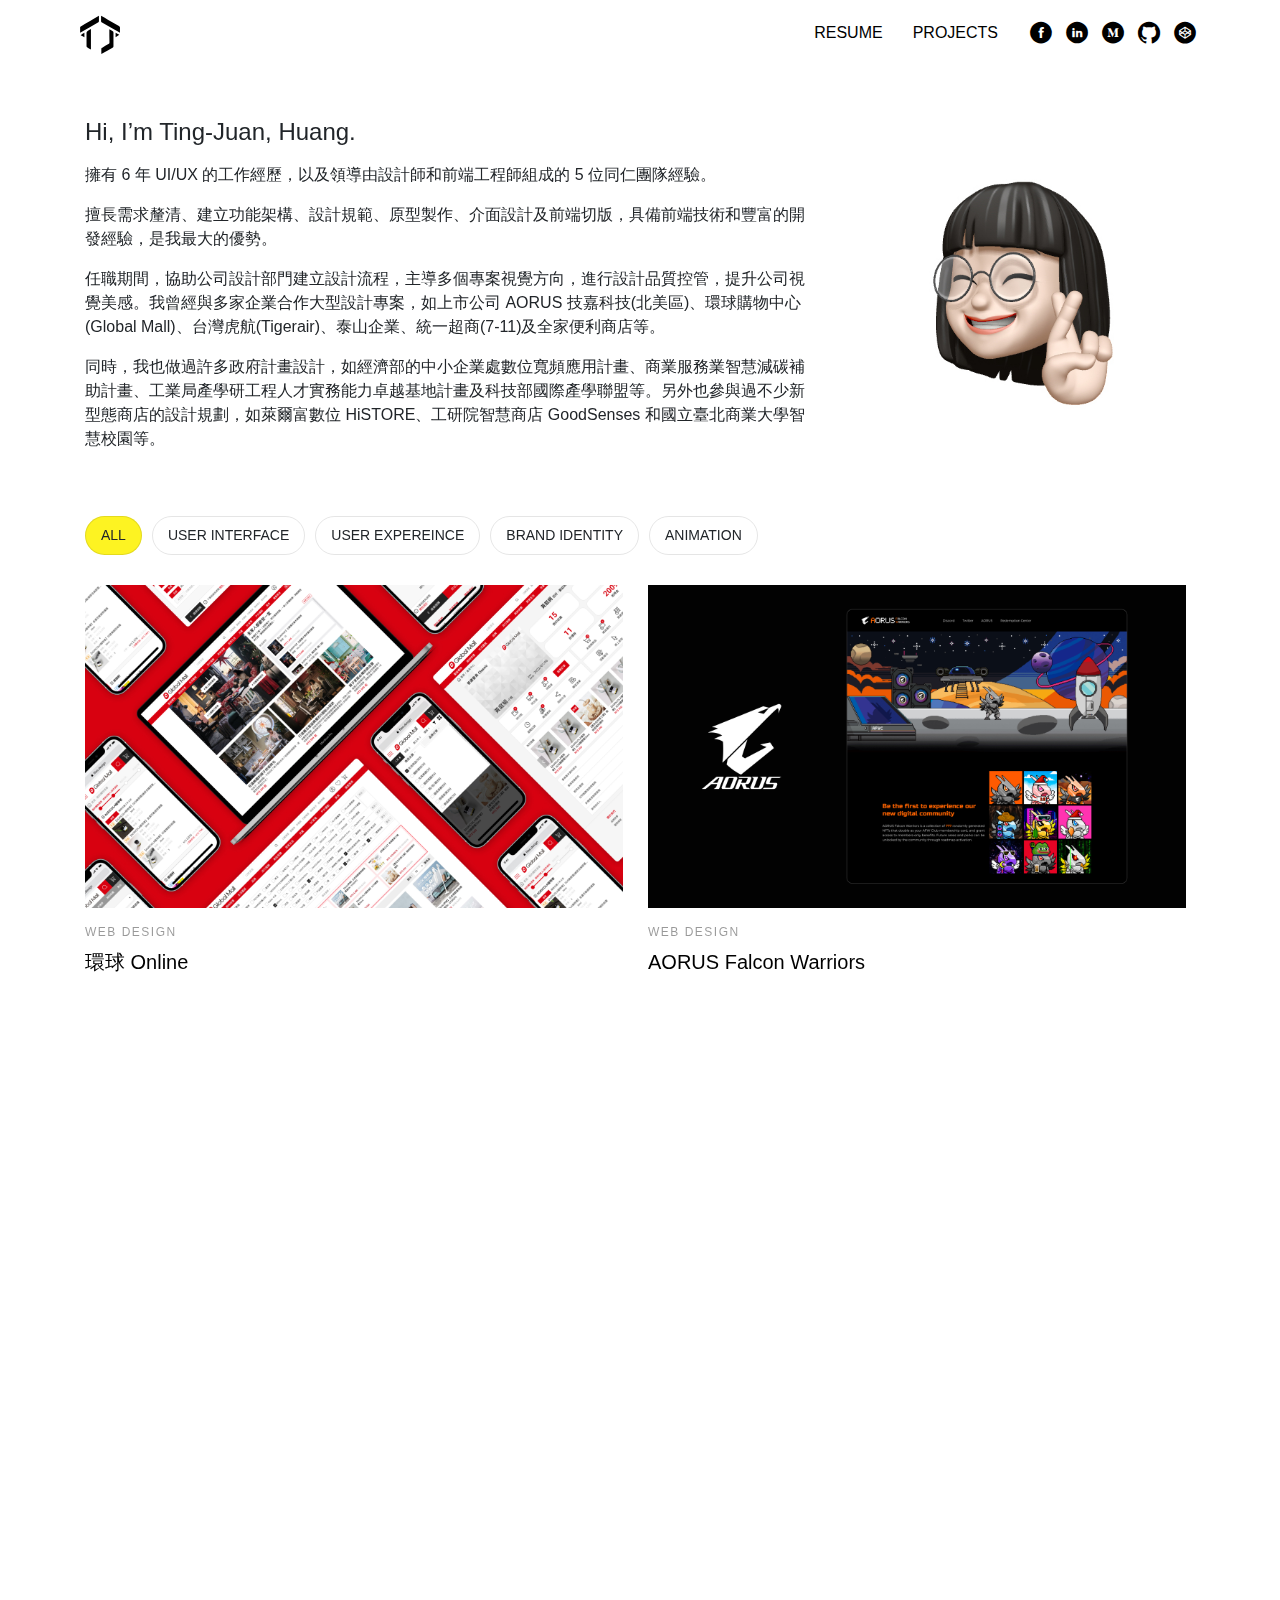
<file: index.html>
<!DOCTYPE html>
<html lang="zh-Hant">
<head>
  <title>Ting-Juan Huang 黃庭娟 | UI/UX Portfolio</title>
  <meta charset="UTF-8">
  <meta http-equiv="X-UA-Compatible" content="IE=edge">
  <meta name="viewport" content="width=device-width, initial-scale=1">
  <meta name="language" content="tw">
  <meta name="author" content="Ting-Juan Huang 黃庭娟">
  <meta name="description" content="Ting-Juan Huang 黃庭娟，是一位 UI/UX 設計師，同時雙修前端工程師，擁有六年以上的相關經驗。">
  <meta name="robots" content="all">
  <meta name="googlebot" content="all">
  <meta property="og:site_name" content="Ting-Juan Huang 黃庭娟 | UI/UX Portfolio">
  <meta property="og:type" content="website">
  <meta property="og:title" content="Ting-Juan Huang 黃庭娟 | UI/UX Portfolio">
  <meta property="og:image" content="">
  <meta property="og:url" content="https://tingjuanhuang.github.io/portfolio/">
  <meta property="og:description" content="Ting-Juan Huang 黃庭娟，是一位 UI/UX 設計師，同時雙修前端工程師，擁有六年以上的相關經驗。">
  <link rel="canonical" href="https://tingjuanhuang.github.io/portfolio/">
  <link rel="icon" type="image/x-icon" href="./img/favicon.ico">
  <link rel="stylesheet" href="./css/bootstrap.min.css">
  <link rel="stylesheet" href="./css/style.css">
  <link rel="preconnect" href="https://fonts.googleapis.com">
  <link rel="preconnect" href="https://fonts.gstatic.com" crossorigin>
</head>

<body id="index">
  <header>
    <a href="./index.html" class="header-logo">
      <img src="./img/Logo.svg" class="header-logo" alt="logo">
    </a>
    <nav>
      <div class="hamburger">
        <div class="line-one"></div>
        <div class="line-two"></div>
        <div class="line-three"></div>
      </div>
      <ul class="nav-links">
        <li><a href="https://drive.google.com/file/d/1pygnq08Ls2mNy5m-B8-lu7iFJZI2E-ZH/view?usp=sharing" target="_blank">Resume</a></li>
        <li><a href="./index.html" class="active">Projects</a></li>
        <li class="social-media">
          <a href="https://www.facebook.com/tingjuan56/" title="Facebook" target="_blank"><i class="icons-line icon-facebook"></i></a>
          <a href="https://www.linkedin.com/in/tingjuanhuang/" title="Linkedin" target="_blank"><i class="icons-line icon-linkedin"></i></a>
          <a href="https://medium.com/@tingjuanhuang" title="Medium" target="_blank"><i class="icons-line icon-medium"></i></a>
          <a href="https://github.com/tingjuanhuang" title="GitHub" target="_blank"><i class="icons-line icon-github"></i></a>
          <a href="https://codepen.io/ting-juan-huang" title="CodePen" target="_blank"><i class="icons-line icon-codepen"></i></a>
        </li>
      </ul>
    </nav>
  </header>
  
  <main>
    <div class="container">
      <div class="row py-5">
        <div class="col-12 col-lg-8 fadeup animation">
          <h4 class="index-heading pb-2">Hi, I’m Ting-Juan, Huang.</h4>
          <p class="">擁有 6 年 UI/UX 的工作經歷，以及領導由設計師和前端工程師組成的 5 位同仁團隊經驗。</p>
          <p>擅長需求釐清、建立功能架構、設計規範、原型製作、介面設計及前端切版，具備前端技術和豐富的開發經驗，是我最大的優勢。</p>
          <p>任職期間，協助公司設計部門建立設計流程，主導多個專案視覺方向，進行設計品質控管，提升公司視覺美感。我曾經與多家企業合作大型設計專案，如上市公司 AORUS 技嘉科技(北美區)、環球購物中心(Global Mall)、台灣虎航(Tigerair)、泰山企業、統一超商(7-11)及全家便利商店等。</p>
          <p>同時，我也做過許多政府計畫設計，如經濟部的中小企業處數位寬頻應用計畫、商業服務業智慧減碳補助計畫、工業局產學研工程人才實務能力卓越基地計畫及科技部國際產學聯盟等。另外也參與過不少新型態商店的設計規劃，如萊爾富數位 HiSTORE、工研院智慧商店 GoodSenses 和國立臺北商業大學智慧校園等。</p>
        </div>
        <div class="col-12 col-lg-4">
          <img src="./img/avatar.jpg" alt="avatar" class="avatar" />
        </div>
      </div>
      <div class="filter-box fadeup animation">
        <div class="filter-tag active" data-rel="all">All</div>
        <div class="filter-tag" data-rel="ui">User Interface</div>
        <div class="filter-tag" data-rel="ux">User Expereince</div>
        <div class="filter-tag" data-rel="bi">Brand Identity</div>
        <div class="filter-tag" data-rel="animation2d">Animation</div>
      </div>
      <div id="portfolio">
        <div class="project-item ui all fadeup animation">
          <a href="./globalmall.html" title="" alt="">
              <img src="./img/globalmall/00_thumbnail.jpg" class="project-img">
              <div class="project-info">
                <div class="project-text">
                  <h3 class="project-category">Web Design</h3>
                  <h2>環球 Online</h2>
                </div>
              </div>
            </a>
        </div>
        <div class="project-item ui all fadeup animation">
          <a href="./aorus.html" title="" alt="">
            <img src="./img/aorus/00_thumbnail.jpg" class="project-img">
            <div class="project-info">
              <div class="project-text">
                <h3 class="project-category">Web Design</h3>
                <h2>AORUS Falcon Warriors</h2>
              </div>
            </div>
          </a>
        </div>
        <div class="project-item ui ux all fadeup animation">
          <a href="./booknookery.html" title="" alt="">
            <img src="./img/booknookery/00_thumbnail.jpg" class="project-img">
            <div class="project-info">
              <div class="project-text">
                <h3 class="project-category">App Design</h3>
                <h2>Book Nookery</h2>
              </div>
            </div>
          </a>
        </div>
        <div class="project-item ui bi all fadeup animation">
          <a href="./windliongod.html" title="" alt="">
            <img src="./img/windliongod/00_thumbnail.jpg" class="project-img">
            <div class="project-info">
              <div class="project-text">
                <h3 class="project-category">Brand Identity, App Design</h3>
                <h2>風獅爺x瘋數位</h2>
              </div>
            </div>
          </a>
        </div>
        <div class="project-item ui bi all fadeup animation">
          <a href="./goodsenses.html" title="" alt="">
            <img src="./img/goodsenses/00_thumbnail.jpg" class="project-img">
            <div class="project-info">
              <div class="project-text">
                <h3 class="project-category">Brand Identity, App Design</h3>
                <h2>GoodSenses 好感智慧商店</h2>
              </div>
            </div>
          </a>
        </div>
        <div class="project-item ui all fadeup animation">
          <a href="./taisun.html" title="" alt="">
            <img src="./img/taisun/00_thumbnail.jpg" class="project-img">
            <div class="project-info">
              <div class="project-text">
                <h3 class="project-category">Web Design</h3>
                <h2>泰山線上購</h2>
              </div>
            </div>
          </a>
        </div>
        <div class="project-item ui all fadeup animation">
          <a href="./tigerair.html" title="" alt="">
            <img src="./img/tigerair/00_thumbnail.jpg" class="project-img">
            <div class="project-info">
              <div class="project-text">
                <h3 class="project-category">Web Design</h3>
                <h2>台灣虎航免稅商品預購網</h2>
              </div>
            </div>
          </a>
        </div>
        <div class="project-item ui bi all fadeup animation">
          <a href="./dot.html" title="" alt="">
            <img src="./img/dot/00_thumbnail.jpg" class="project-img">
            <div class="project-info">
              <div class="project-text">
                <h3 class="project-category">Brand Identity, Web Design</h3>
                <h2>點一點</h2>
              </div>
            </div>
          </a>
        </div>
        <div class="project-item ui all fadeup animation">
          <a href="./gloria.html" title="" alt="">
            <img src="./img/gloria/00_thumbnail.jpg" class="project-img">
            <div class="project-info">
              <div class="project-text">
                <h3 class="project-category">Web Design</h3>
                <h2>國際產學聯盟計畫</h2>
              </div>
            </div>
          </a>
        </div>
        <div class="project-item animation2d all fadeup animation">
          <a href="./nkfust.html" title="" alt="">
            <img src="./img/nkfust/00_thumbnail.jpg" class="project-img">
            <div class="project-info">
              <div class="project-text">
                <h3 class="project-category">Animation</h3>
                <h2>領航計畫-虛實整合新零售商店</h2>
              </div>
            </div>
          </a>
        </div>
        <div class="project-item ui all fadeup animation">
          <a href="./uicollection.html" title="" alt="">
            <img src="./img/uicollection/00_thumbnail.jpg" class="project-img">
            <div class="project-info">
              <div class="project-text">
                <h3 class="project-category">Web Design</h3>
                <h2>User Interface Design Collection</h2>
              </div>
            </div>
          </a>
        </div>
        <!-- <div class="project-item graphic all fadeup animation">
          <a href="./graphic.htm" title="" alt="">
            <img src="./img/graphic/00_thumbnail.jpg" class="project-img">
            <div class="project-info">
              <div class="project-text">
                <h3 class="project-category">Graphic</h3>
                <h2>Word and Object :Graphic Design Exhibition</h2>
              </div>
            </div>
          </a>
        </div> -->
      </div>
    </div>
  </main>

  <footer class="fadeup animation">
    <span>Copyright © 2024 Ting Juan Huang</span>
    All Rights Reserved.
  </footer>

  <div class="progress-wrap">
    <svg class="progress-circle svg-content" width="100%" height="100%" viewBox="-1 -1 102 102">
        <path d="M50,1 a49,49 0 0,1 0,98 a49,49 0 0,1 0,-98"/>
    </svg>
  </div>

  <script src="./js/jQuery-v3.6.4.js"></script>
  <script src="./js/all.js"></script>
  <script src="./js/portfolio.js"></script>
</body>
</html>
</file>
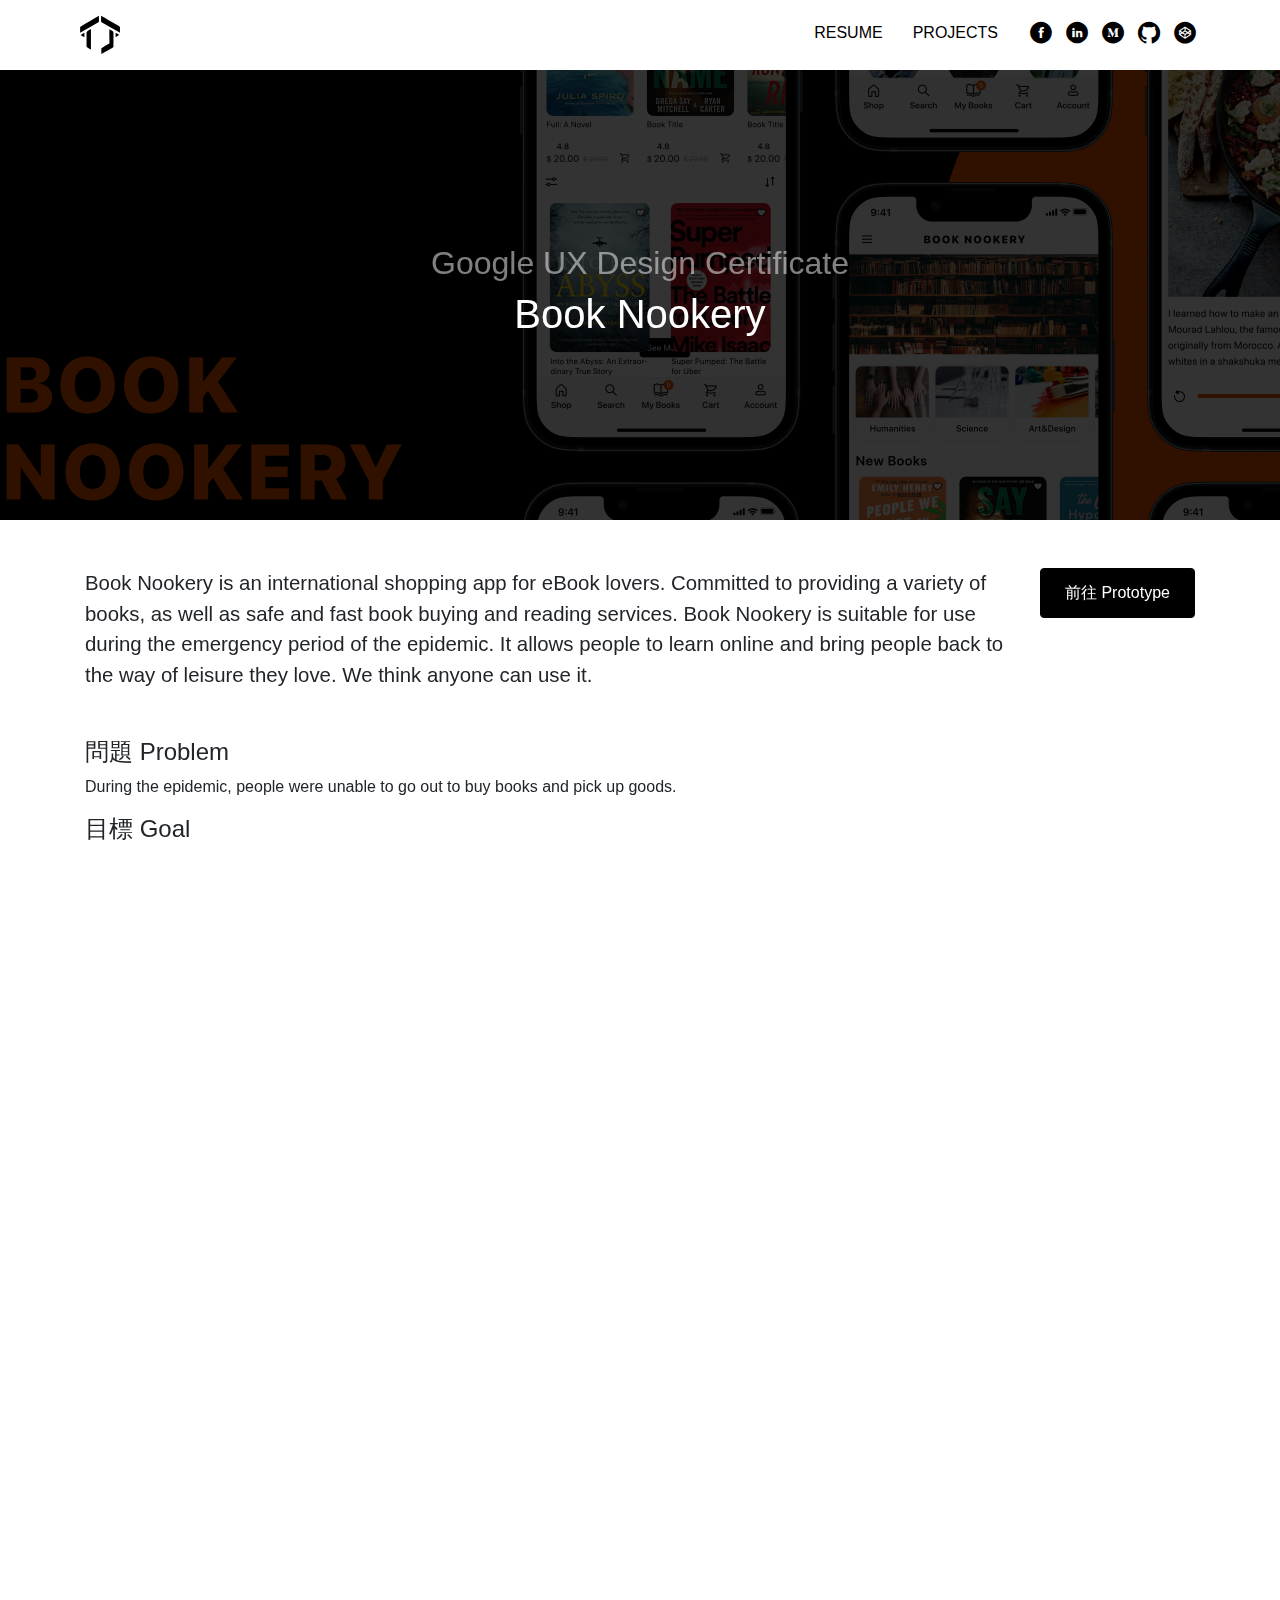
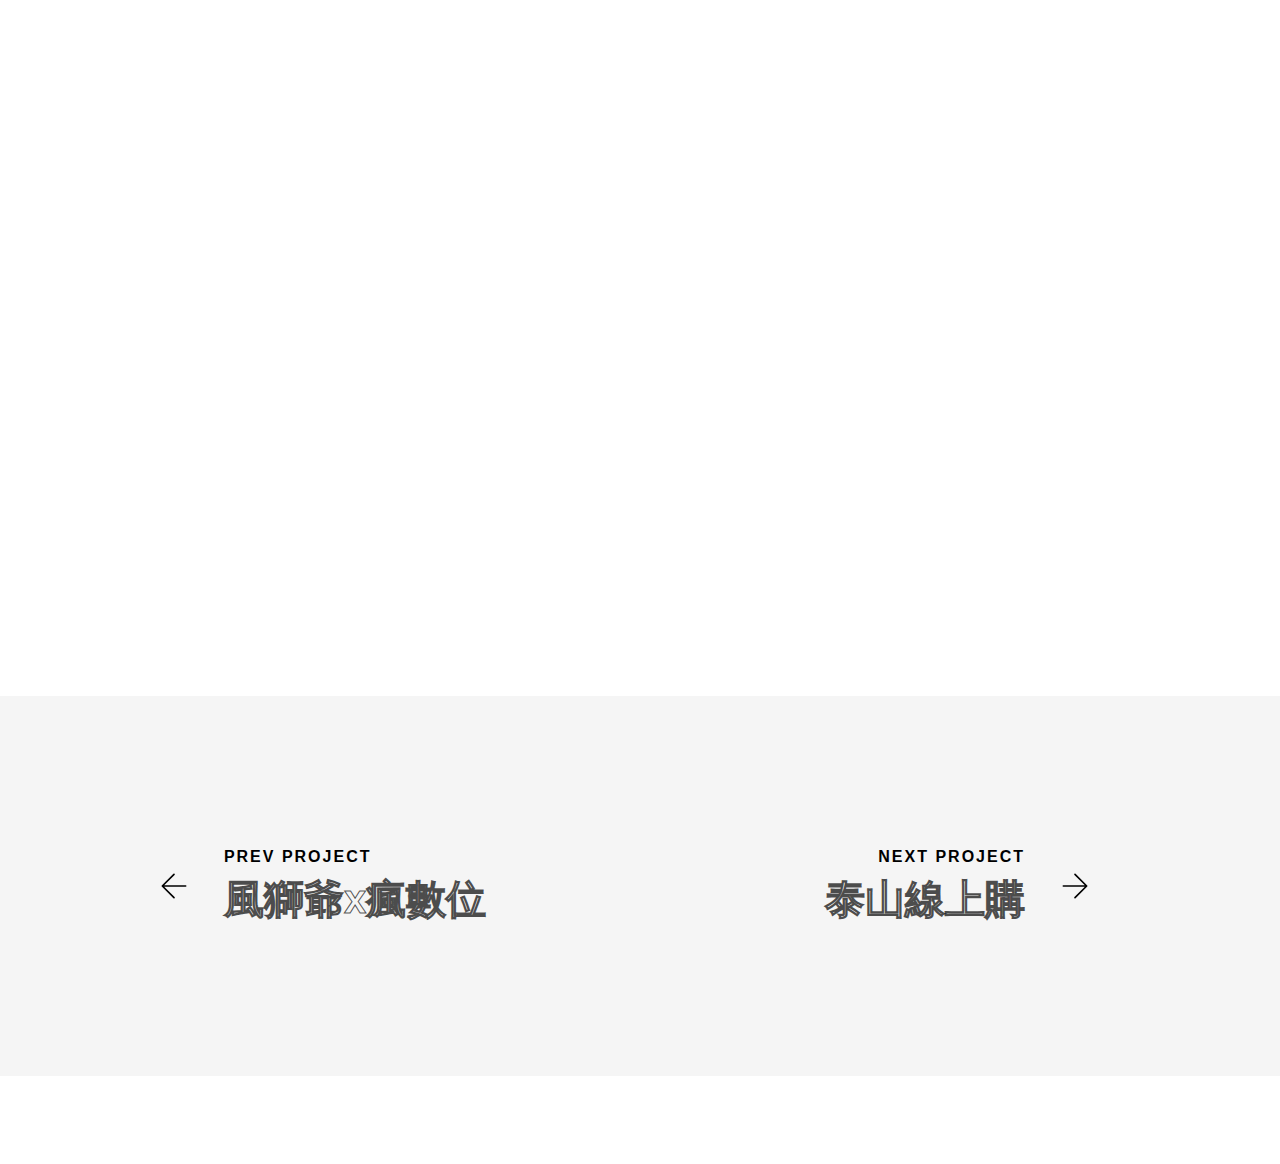
<file: booknookery.html>
<!DOCTYPE html>
<html lang="zh-Hant">
<head>
    <title>Book Nookery｜Google UX Design — Ting-Juan Huang</title>
    <meta charset="UTF-8">
    <meta http-equiv="X-UA-Compatible" content="IE=edge">
    <meta name="viewport" content="width=device-width, initial-scale=1">
    <meta name="language" content="tw">
    <meta name="author" content="Ting-Juan Huang 黃庭娟">
    <meta name="description" content="Book Nookery is an international shopping app for eBook lovers. Committed to providing a variety of books, as well as safe and fast book buying and reading services.">
    <meta name="robots" content="all">
    <meta name="googlebot" content="all">
    <link rel="canonical" href="https://tingjuanhuang.github.io/portfolio/booknookery">
    <link rel="icon" type="image/x-icon" href="./img/favicon.ico">
    <link rel="stylesheet" href="./css/bootstrap.min.css">
    <link rel="stylesheet" href="./css/style.css">
    <link rel="preconnect" href="https://fonts.googleapis.com">
    <link rel="preconnect" href="https://fonts.gstatic.com" crossorigin>
</head>

<body id="project">
    <header>
        <a href="./index.html" class="header-logo">
            <img src="./img/Logo.svg" class="header-logo" alt="logo">
        </a>
        <nav>
            <div class="hamburger">
                <div class="line-one"></div>
                <div class="line-two"></div>
                <div class="line-three"></div>
            </div>
            <ul class="nav-links">
                <li><a href="https://drive.google.com/file/d/1pygnq08Ls2mNy5m-B8-lu7iFJZI2E-ZH/view?usp=sharing" target="_blank">Resume</a></li>
                <li><a href="./index.html" class="active">Projects</a></li>
                <li class="social-media">
                    <a href="https://www.facebook.com/tingjuan56/" title="Facebook" target="_blank"><i class="icons-line icon-facebook"></i></a>
                    <a href="https://www.linkedin.com/in/tingjuanhuang/" title="Linkedin" target="_blank"><i class="icons-line icon-linkedin"></i></a>
                    <a href="https://medium.com/@tingjuanhuang" title="Medium" target="_blank"><i class="icons-line icon-medium"></i></a>
                    <a href="https://github.com/tingjuanhuang" title="GitHub" target="_blank"><i class="icons-line icon-github"></i></a>
                    <a href="https://codepen.io/ting-juan-huang" title="CodePen" target="_blank"><i class="icons-line icon-codepen"></i></a>
                </li>
            </ul>
        </nav>
    </header>

    <main>
        <section id="cover" class="cover" style="background-image: url('./img/booknookery/00_thumbnail.jpg')">
            <div class="project-name fadeup animation">
                <h2>Google UX Design Certificate</h2>
                <h1>Book Nookery</h1>
            </div>
        </section>
        <section class="container mt-5 project-box">
            <div class="row">
                <div class="col-12 col-lg-10 about-project">
                    <p class="bd-lead mb-5 fadeup animation">
                        Book Nookery is an international shopping app for eBook lovers. Committed to providing a variety of books, as well as safe and fast book buying and reading services. Book Nookery is suitable for use during the emergency period of the epidemic. It allows people to learn online and bring people back to the way of leisure they love. We think anyone can use it.
                    </p>
                    <h4 class="project-subtitle fadeup animation">問題 Problem</h4>
                    <p class="fadeup animation">During the epidemic, people were unable to go out to buy books and pick up goods.</p>
                    <h4 class="project-subtitle fadeup animation">目標 Goal</h4>
                    <p class="fadeup animation">Design an app for Book Nookery that allows users to easily order and pick eBooks.</p>
                </div>
                <div class="col-12 col-lg-2 project-url-btn">
                    <a href="https://www.figma.com/proto/kHT6GXIVFi6KLM789w6gjf/Book-Nookery?page-id=339%3A48650&node-id=339-57406&viewport=272%2C48%2C0.33&scaling=scale-down&starting-point-node-id=339%3A48671" class="btn btn-primary fadeup animation" target="_blank" title="前往 Global Mall 環球Online" alt="前往 Global Mall 環球Online">前往 Prototype</a>
                </div>
            </div>
        </section>
        <section class="container mt-5 pb-3 about-box fadeup animation">
            <div class="row">
                <div class="col-12 col-md-6 col-xl-4">
                    <span>Areas of Work :</span>
                    <p>User Research、Usability Study、Mobile App</p>
                </div>
                <div class="col-12 col-md-6 col-xl-3">
                    <span>Course :</span>
                    <p>Google UX Design</p>
                </div>
                <div class="col-12 col-md-6 col-xl-3">
                    <span>Date :</span>
                    <p>March 20, 2022</p>
                </div>
                <div class="col-12 col-md-6 col-xl-2">
                    <span>Role :</span>
                    <p>Product Designer</p>
                </div>
            </div>
        </section>
        <section class="container mt-5 project-section">
            <h3 class="mb-5 fadeup animation">了解用戶 Understanding the user</h3>
            <div class="mb-5">
                <h4 class="fadeup animation">用戶研究總結 User Research: Summary</h4>
                <p class="fadeup animation">I conducted interviews and created an empathy map to understand the users I designed for and their needs. The main user group identified through research is adults who cannot go out to buy and pick up books.<br>The user base confirmed initial assumptions about Book Nookery customers, but the study also showed that the epidemic was not the only factor limiting users from buying e-books. Other user issues include book prices and reading device experience, which make it difficult for users to choose only e-books and sometimes turn to buy physical books to reduce frustration.</p>
            </div>

            <div class="mb-5">
                <h4 class="fadeup animation">用戶研究痛點 User research: pain points</h4>
                <ul class="fadeup animation">
                    <li>Information Architecture：Too many items other than books in the app, difficult to read and order.</li>
                    <li>Notes：Unable to make notes and export notes.</li>
                    <li>Reading Experience：Can't read the last progress immediately after clicking.</li>
                    <li>Complicated Purchase Process：The process of switching between buying and reading books is complicated and not intuitive enough.</li>
                </ul>
            </div>

            <div class="row mb-5">
                <div class="col-12 col-lg-8">
                    <h4 class="fadeup animation">人物誌 Persona</h4>
                    <ul class="list-unstyled d-flex">
                        <li class="fadeup animation">
                            <img src="./img/booknookery/01_personas-1.jpg">
                        </li>
                        <li class="fadeup animation">
                            <img src="./img/booknookery/01_personas-2.jpg">
                            
                        </li>
                    </ul>
                </div>
                <div class="col-12 col-lg-4">
                    <h4 class="fadeup animation">使用者旅程圖 User Journey Map</h4>
                    <img class="fadeup animation" src="./img/booknookery/02_userjourneymap.jpg">
                </div>
            </div>

            <h4 class="fadeup animation">競爭者分析 Competitive Audit</h4>
            <img class="fadeup animation" src="./img/booknookery/03_competitiveaudit.jpg">
        </section>
        <section class="container mt-5 project-section">
            <h3 class="mb-5 fadeup animation">開始設計 Starting the design</h3>
            <h4 class="fadeup animation">故事板 Storyboard</h4>
            <div class="row mb-5">
                <div class="col-12 col-lg-6">
                    <h5 class="fadeup animation">Big picture storyboard</h5>
                    <img class="fadeup animation" src="./img/booknookery/04_bigpicturestoryboard.jpg">
                </div>
                <div class="col-12 col-lg-6">
                    <h5 class="fadeup animation">Close-up storyboard</h5>
                    <img class="fadeup animation" src="./img/booknookery/05_closeupstoryboard.jpg">
                </div>
            </div>

            <h4 class="fadeup animation">線稿圖 Wireframes</h4>
            <div class="row mb-5">
                <div class="col-12 col-lg-6 mb-5">
                    <h5 class="fadeup animation">Paper wireframes</h5>
                    <p class="fadeup animation">Taking the time to draft iterations of each screen of the app on paper ensured that the elements that made it to digital wireframes would be well-suited to address user pain points. For the home screen, I prioritized a quick and easy ordering process to help users save time.</p>
                    <img class="fadeup animation" src="./img/booknookery/06_paperwireframes.jpg">
                </div>
                <div class="col-12 col-lg-6">
                    <h5 class="fadeup animation">Digital wireframes</h5>
                    <ul class="fadeup animation">
                        <li>As the initial design phase continued, I made sure to base screen designs on feedback and findings from the user research.</li>
                        <li>Provide users with an easy login and registration process to quickly enter the shopping process.</li>
                    </ul>
                    <img class="fadeup animation" src="./img/booknookery/07_digitalwireframes.jpg">
                </div>
            </div>

            <div class="mb-5">
                <h4 class="fadeup animation">低保真原型 Low-fidelity Prototype</h4>
                <p class="fadeup animation">Using the complete set of digital wireframes, I created a low-fidelity prototype. The main user flow I connect to is selecting and ordering books, so the prototype can be used for usability studies.</p>
                <img class="fadeup animation" src="./img/booknookery/08_low-fi.jpg">
            </div>

            <h4 class="fadeup animation">可用性研究：結果 Usability Study: Findings</h4>
            <p class="fadeup animation">I conducted two rounds of usability studies. Findings from the first study helped guide the designs from wireframes to mockups. The second study used a high-fidelity prototype and revealed what aspects of the mockups needed refining.</p>
            <img class="fadeup animation" src="./img/booknookery/09_usabilitystudy.jpg">
        </section>
        <section class="container mt-5 project-section">
            <h3 class="mb-5 fadeup animation">完善設計 Refining the design</h3>

            <h4 class="fadeup animation">親和圖 Affinity diagram</h4>
            <div class="row mb-5">
                <div class="col-12 col-lg-7 fadeup animation">
                    <img src="./img/booknookery/10_affinitydiagram-1.jpg">
                </div>
                <div class="col-12 col-lg-5 fadeup animation">
                    <img src="./img/booknookery/10_affinitydiagram-2.jpg">
                </div>
            </div>

            <h4 class="fadeup animation">視覺稿 Mockups</h4>
            <div class="row mb-5">
                <div class="col-12 col-lg-6 fadeup animation">
                    <img src="./img/booknookery/11_mockups-1.jpg">
                </div>
                <div class="col-12 col-lg-6 fadeup animation">
                    <img src="./img/booknookery/11_mockups-2.jpg">
                </div>
            </div>

            <h4 class="fadeup animation">高保真原型 High-fidelity Prototype</h4>
            <p class="fadeup animation">The final high-fidelity prototype provides a cleaner user flow for selecting and ordering books. It also meets the needs of users for e-book reading experience and note-taking.</p>
            <img class="fadeup animation" src="./img/booknookery/12_hi-fi.jpg">
        </section>
        <section class="container my-5 project-section">
            <h4 class="fadeup animation">我學習到 What I Learned</h4>
            <p class="fadeup animation">透過這門專項課程我了解到 UX Design 整個設計流程，從最初的想法到可用性研究，以及透過受測者反饋進行迭代，觸碰到過去沒有接觸過的工具和概念，這一切我覺得非常有趣，從 0 到 1 的過程也使我有了成就感。過去的我對畫面上有美感要求，完成了這門課程後則希望自己所設計的產品不僅能夠吸引人，而是能真正站在使用者的角度，為他們解決實際的問題。</p>
        </section>
        <section class="prevnext-box">
            <div class="prevnext-item prev-project">
                <a href="./windliongod.html">
                    <div class="prevnext-bg" style="background-image: url(./img/windliongod/00_thumbnail.jpg);">
                        <div class="prevnext-info">
                            <svg xmlns="http://www.w3.org/2000/svg" width="40" height="40" viewBox="0 0 24 24" fill="none" stroke="#000" stroke-width="1" stroke-linecap="round" stroke-linejoin="round" class="prevnext-icon"><path d="M19 12H6M12 5l-7 7 7 7"/></svg>
                            <div class="prevnext-text">
                                <h6 class="sub-title">Prev Project</h6>
                                <h5>風獅爺x瘋數位</h5>
                            </div>
                        </div>
                    </div>
                </a>
            </div>
            <div class="prevnext-item next-project">
                <a href="./taisun.html">
                    <div class="prevnext-bg" style="background-image: url(./img/taisun/00_thumbnail.jpg);">
                        <div class="prevnext-info">
                            <div class="prevnext-text">
                                <h6 class="sub-title">Next Project</h6>
                                <h5>泰山線上購</h5>
                            </div>
                            <svg xmlns="http://www.w3.org/2000/svg" width="40" height="40" viewBox="0 0 24 24" fill="none" stroke="#000" stroke-width="1" stroke-linecap="round" stroke-linejoin="round" class="prevnext-icon"><path d="M5 12h13M12 5l7 7-7 7"/></svg>
                        </div>
                    </div>
                </a>
            </div>
        </section>
    </main>
    
    <footer class="fadeup animation">
        <span>Copyright © 2024 Ting Juan Huang</span>
        All Rights Reserved.
    </footer>

    <div class="progress-wrap">
        <svg class="progress-circle svg-content" width="100%" height="100%" viewBox="-1 -1 102 102">
            <path d="M50,1 a49,49 0 0,1 0,98 a49,49 0 0,1 0,-98"/>
        </svg>
    </div>

    <script src="./js/jQuery-v3.6.4.js"></script>
    <script src="./js/all.js"></script>
</body>

</html>
</file>
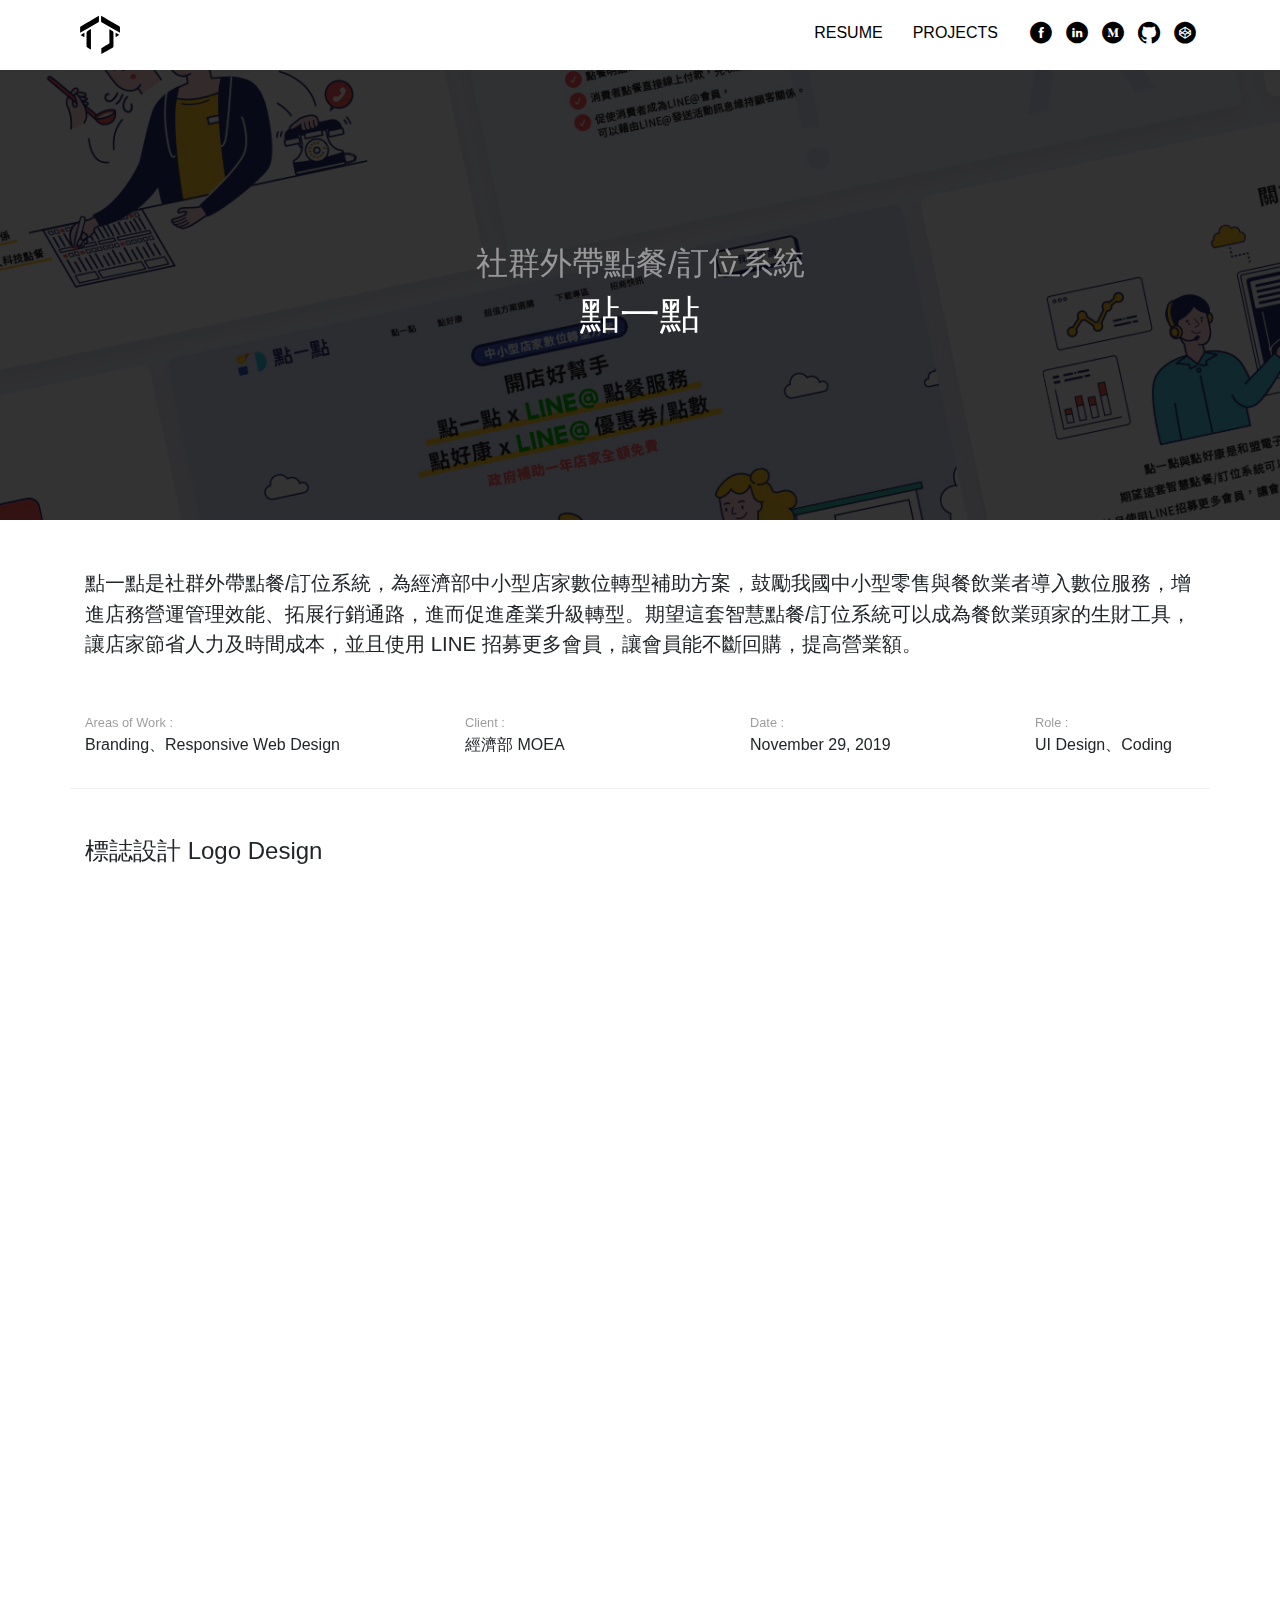
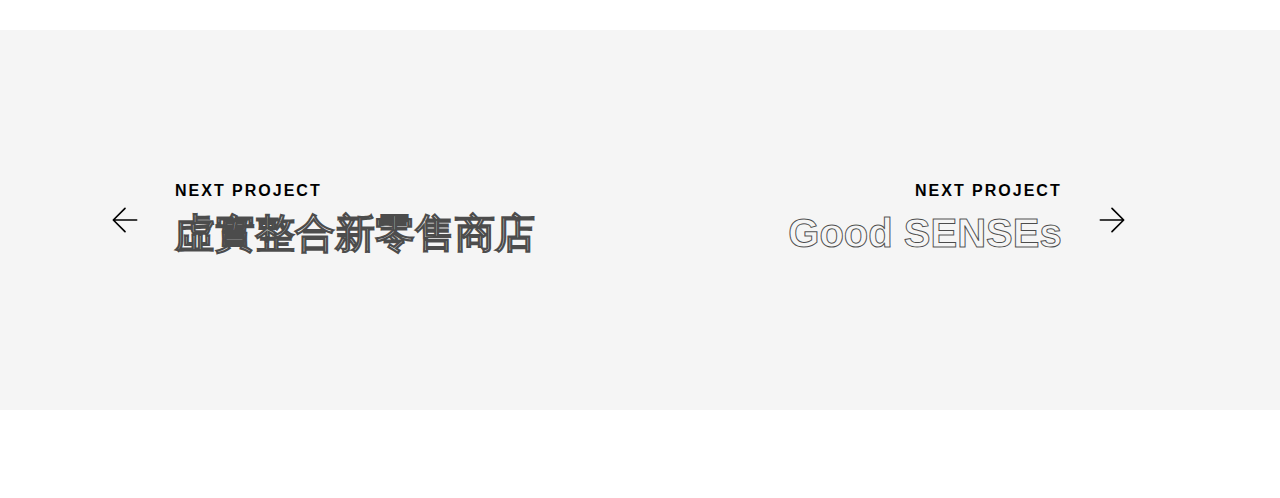
<file: dot.html>
<!DOCTYPE html>
<html lang="zh-Hant">
<head>
    <title>點一點｜社群外帶點餐/訂位系統 — Ting-Juan Huang</title>
    <meta charset="UTF-8">
    <meta http-equiv="X-UA-Compatible" content="IE=edge">
    <meta name="viewport" content="width=device-width, initial-scale=1">
    <meta name="language" content="tw">
    <meta name="author" content="Ting-Juan Huang 黃庭娟">
    <meta name="description" content="社群外帶點餐/訂位系統，為經濟部中小型店家數位轉型補助方案。">
    <meta name="robots" content="all">
    <meta name="googlebot" content="all">
    <link rel="canonical" href="https://tingjuanhuang.github.io/portfolio/dot">
    <link rel="icon" type="image/x-icon" href="./img/favicon.ico">
    <link rel="stylesheet" href="./css/bootstrap.min.css">
    <link rel="stylesheet" href="./css/style.css">
    <link rel="preconnect" href="https://fonts.googleapis.com">
    <link rel="preconnect" href="https://fonts.gstatic.com" crossorigin>
</head>

<body id="project">
    <header>
        <a href="./index.html" class="header-logo">
            <img src="./img/Logo.svg" class="header-logo" alt="logo">
        </a>
        <nav>
            <div class="hamburger">
                <div class="line-one"></div>
                <div class="line-two"></div>
                <div class="line-three"></div>
            </div>
            <ul class="nav-links">
                <li><a href="https://drive.google.com/file/d/1pygnq08Ls2mNy5m-B8-lu7iFJZI2E-ZH/view?usp=sharing" target="_blank">Resume</a></li>
                <li><a href="./index.html" class="active">Projects</a></li>
                <li class="social-media">
                    <a href="https://www.facebook.com/tingjuan56/" title="Facebook" target="_blank"><i class="icons-line icon-facebook"></i></a>
                    <a href="https://www.linkedin.com/in/tingjuanhuang/" title="Linkedin" target="_blank"><i class="icons-line icon-linkedin"></i></a>
                    <a href="https://medium.com/@tingjuanhuang" title="Medium" target="_blank"><i class="icons-line icon-medium"></i></a>
                    <a href="https://github.com/tingjuanhuang" title="GitHub" target="_blank"><i class="icons-line icon-github"></i></a>
                    <a href="https://codepen.io/ting-juan-huang" title="CodePen" target="_blank"><i class="icons-line icon-codepen"></i></a>
                </li>
            </ul>
        </nav>
    </header>

    <main>
        <section id="cover" class="cover" style="background-image: url('./img/dot/00_thumbnail.jpg')">
            <div class="project-name fadeup animation">
                <h2>社群外帶點餐/訂位系統</h2>
                <h1>點一點</h1>
            </div>
        </section>
        <section class="container mt-5 project-box">
            <p class="bd-lead mb-5 fadeup animation">點一點是社群外帶點餐/訂位系統，為經濟部中小型店家數位轉型補助方案，鼓勵我國中小型零售與餐飲業者導入數位服務，增進店務營運管理效能、拓展行銷通路，進而促進產業升級轉型。期望這套智慧點餐/訂位系統可以成為餐飲業頭家的生財工具，讓店家節省人力及時間成本，並且使用 LINE 招募更多會員，讓會員能不斷回購，提高營業額。</p>
        </section>
        <section class="container mt-4 pb-3 about-box fadeup animation">
            <div class="row">
                <div class="col-12 col-md-6 col-xl-4">
                    <span>Areas of Work :</span>
                    <p>Branding、Responsive Web Design</p>
                </div>
                <div class="col-12 col-md-6 col-xl-3">
                    <span>Client :</span>
                    <p>經濟部 MOEA</p>
                </div>
                <div class="col-12 col-md-6 col-xl-3">
                    <span>Date :</span>
                    <p>November 29, 2019</p>
                </div>
                <div class="col-12 col-md-6 col-xl-2">
                    <span>Role :</span>
                    <p>UI Design、Coding</p>
                </div>
            </div>
        </section>
        <section class="container mt-5 project-section">
            <div class="row mb-5">
                <div class="col-12">
                    <h4 class="fadeup animation">標誌設計 Logo Design</h4>
                    <img class="fadeup animation" src="./img/dot/logo-design.jpg">
                </div>
            </div>

            <h4 class="fadeup animation">設計系統 Design System</h4>
            <div class="row mb-5">
                <div class="col-12 mb-5">
                    <h5 class="fadeup animation">Color Palette</h5>
                    <img class="fadeup animation" src="./img/dot/color-palette.jpg">
                </div>
                <div class="col-12">
                    <h5 class="fadeup animation">Typography</h5>
                    <img class="fadeup animation" src="./img/dot/typography.jpg">
                </div>
            </div>

            <h4 class="fadeup animation">最終結果 Final Design</h4>
            <img class="fadeup animation" src="./img/dot/index.jpg">
        </section>
        <section class="container my-5 project-section">
            <h4 class="fadeup animation">我學習到 What I Learned</h4>
            <p class="fadeup animation">為了能夠第一時間抓住使用者的眼球，我繪製了所有插畫，並嘗試使用多種效果如 parallax.js 和 pagepiling.js 等套件，讓網頁背景分成多個層次，透過滑鼠和頁面滾動時營造出前後不同的深度，進而增加使用者與網頁的互動性與瀏覽意願，引導使用者完成我們所期望的操作目的。</p>
        </section>
        <section class="prevnext-box">
            <div class="prevnext-item prev-project">
                <a href="./nkfust.html">
                    <div class="prevnext-bg" style="background-image: url(./img/nkfust/00_thumbnail.jpg);">
                        <div class="prevnext-info">
                            <svg xmlns="http://www.w3.org/2000/svg" width="40" height="40" viewBox="0 0 24 24" fill="none" stroke="#000" stroke-width="1" stroke-linecap="round" stroke-linejoin="round" class="prevnext-icon"><path d="M19 12H6M12 5l-7 7 7 7"/></svg>
                            <div class="prevnext-text">
                                <h6 class="sub-title">Next Project</h6>
                                <h5>虛實整合新零售商店</h5>
                            </div>
                        </div>
                    </div>
                </a>
            </div>
            <div class="prevnext-item next-project">
                <a href="./goodsenses.html">
                    <div class="prevnext-bg" style="background-image: url(./img/goodsenses/00_thumbnail.jpg);">
                        <div class="prevnext-info">
                            <div class="prevnext-text">
                                <h6 class="sub-title">Next Project</h6>
                                <h5>Good SENSEs</h5>
                            </div>
                            <svg xmlns="http://www.w3.org/2000/svg" width="40" height="40" viewBox="0 0 24 24" fill="none" stroke="#000" stroke-width="1" stroke-linecap="round" stroke-linejoin="round" class="prevnext-icon"><path d="M5 12h13M12 5l7 7-7 7"/></svg>
                        </div>
                    </div>
                </a>
            </div>
        </section>
    </main>
    
    <footer class="fadeup animation">
        <span>Copyright © 2024 Ting Juan Huang</span>
        All Rights Reserved.
    </footer>

    <div class="progress-wrap">
        <svg class="progress-circle svg-content" width="100%" height="100%" viewBox="-1 -1 102 102">
            <path d="M50,1 a49,49 0 0,1 0,98 a49,49 0 0,1 0,-98"/>
        </svg>
    </div>

    <script src="./js/jQuery-v3.6.4.js"></script>
    <script src="./js/all.js"></script>
</body>

</html>
</file>
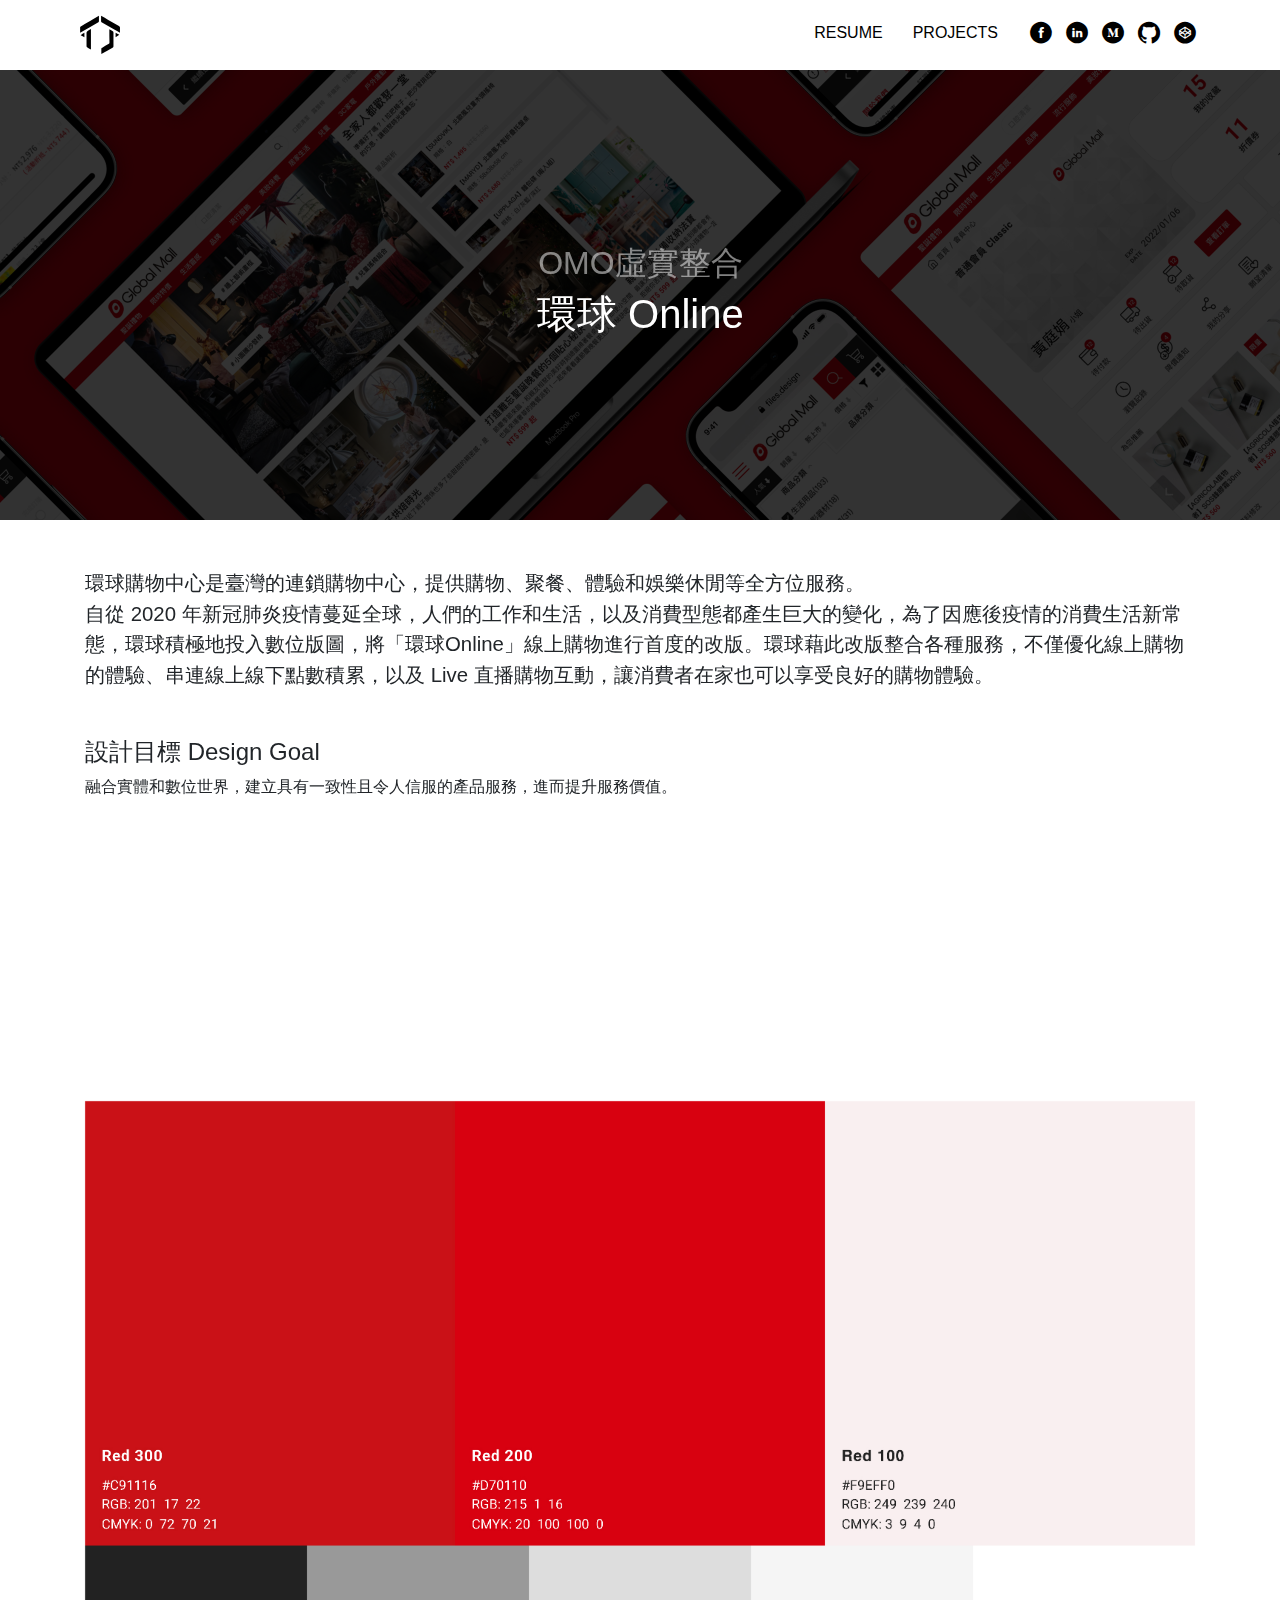
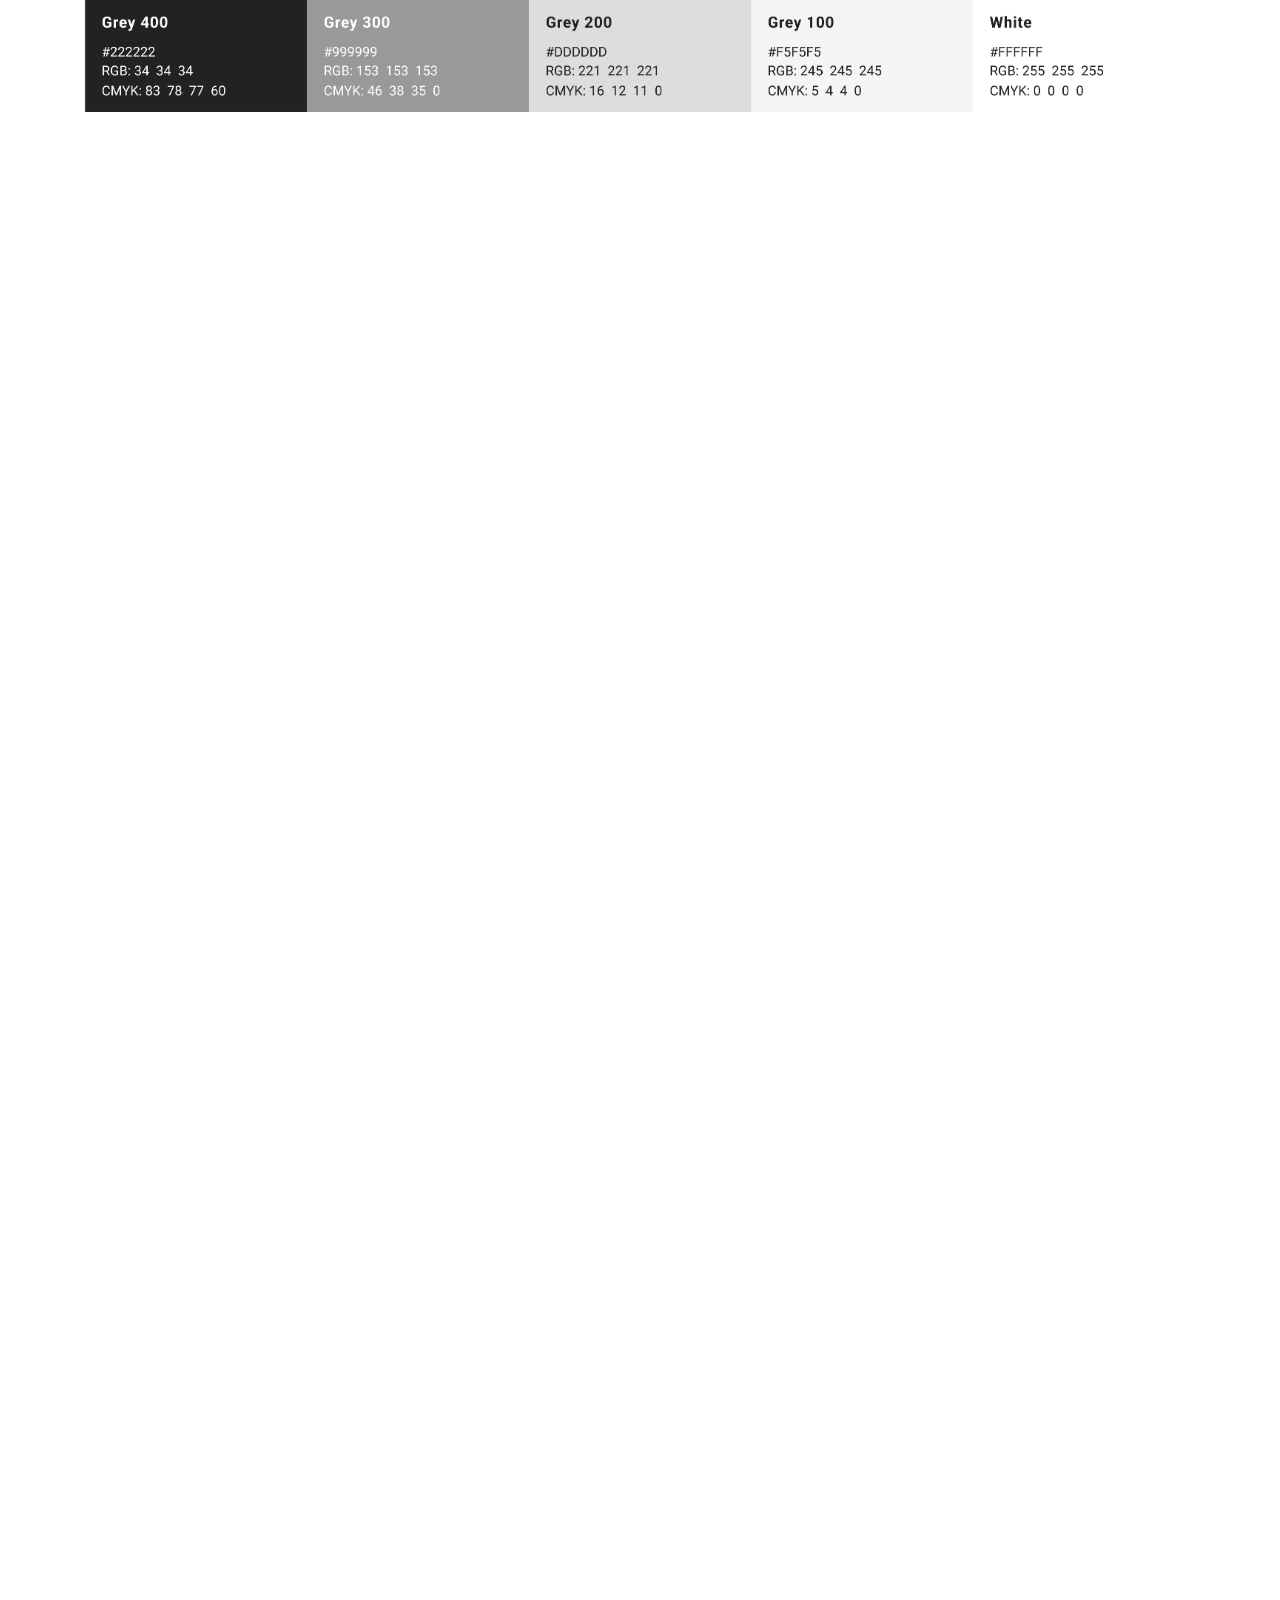
<file: globalmall.html>
<!DOCTYPE html>
<html lang="zh-Hant">
<head>
    <title>環球 Online｜環球購物中心線上購物改版 — Ting-Juan Huang</title>
    <meta charset="UTF-8">
    <meta http-equiv="X-UA-Compatible" content="IE=edge">
    <meta name="viewport" content="width=device-width, initial-scale=1">
    <meta name="language" content="tw">
    <meta name="author" content="Ting-Juan Huang 黃庭娟">
    <meta name="description" content="為因應後疫情的消費生活新常態，環球積極地投入數位版圖，將「環球Online」線上購物進行首度的改版。">
    <meta name="robots" content="all">
    <meta name="googlebot" content="all">
    <link rel="canonical" href="https://tingjuanhuang.github.io/portfolio/globalmall">
    <link rel="icon" type="image/x-icon" href="./img/favicon.ico">
    <link rel="stylesheet" href="./css/bootstrap.min.css">
    <link rel="stylesheet" href="./css/style.css">
    <link rel="preconnect" href="https://fonts.googleapis.com">
    <link rel="preconnect" href="https://fonts.gstatic.com" crossorigin>
</head>

<body id="project">
    <header>
        <a href="./index.html" class="header-logo">
            <img src="./img/Logo.svg" class="header-logo" alt="logo">
        </a>
        <nav>
            <div class="hamburger">
                <div class="line-one"></div>
                <div class="line-two"></div>
                <div class="line-three"></div>
            </div>
            <ul class="nav-links">
                <li><a href="https://drive.google.com/file/d/1pygnq08Ls2mNy5m-B8-lu7iFJZI2E-ZH/view?usp=sharing" target="_blank">Resume</a></li>
                <li><a href="./index.html" class="active">Projects</a></li>
                <li class="social-media">
                    <a href="https://www.facebook.com/tingjuan56/" title="Facebook" target="_blank"><i class="icons-line icon-facebook"></i></a>
                    <a href="https://www.linkedin.com/in/tingjuanhuang/" title="Linkedin" target="_blank"><i class="icons-line icon-linkedin"></i></a>
                    <a href="https://medium.com/@tingjuanhuang" title="Medium" target="_blank"><i class="icons-line icon-medium"></i></a>
                    <a href="https://github.com/tingjuanhuang" title="GitHub" target="_blank"><i class="icons-line icon-github"></i></a>
                    <a href="https://codepen.io/ting-juan-huang" title="CodePen" target="_blank"><i class="icons-line icon-codepen"></i></a>
                </li>
            </ul>
        </nav>
    </header>
    
    <main>
        <section id="cover" class="cover" style="background-image: url('./img/globalmall/00_thumbnail.jpg')">
            <div class="project-name fadeup animation">
                <h2>OMO虛實整合</h2>
                <h1>環球 Online</h1>
            </div>
        </section>
        <section class="container mt-5 project-box">
            <div class="row">
                <div class="col-12 about-project">
                    <p class="bd-lead mb-5 fadeup animation">
                        環球購物中心是臺灣的連鎖購物中心，提供購物、聚餐、體驗和娛樂休閒等全方位服務。<br>
                        自從 2020 年新冠肺炎疫情蔓延全球，人們的工作和生活，以及消費型態都產生巨大的變化，為了因應後疫情的消費生活新常態，環球積極地投入數位版圖，將「環球Online」線上購物進行首度的改版。環球藉此改版整合各種服務，不僅優化線上購物的體驗、串連線上線下點數積累，以及 Live 直播購物互動，讓消費者在家也可以享受良好的購物體驗。
                    </p>
                    <h4 class="project-subtitle fadeup animation">設計目標 Design Goal</h4>
                    <p class="fadeup animation">融合實體和數位世界，建立具有一致性且令人信服的產品服務，進而提升服務價值。</p>
                </div>
            </div>
        </section>
        <section class="container mt-5 pb-3 about-box fadeup animation">
            <div class="row">
                <div class="col-12 col-md-6 col-xl-3">
                    <span>Areas of Work :</span>
                    <p>Responsive Web Design</p>
                </div>
                <div class="col-12 col-md-6 col-xl-3">
                    <span>Client :</span>
                    <p>環球購物中心 Global Mall</p>
                </div>
                <div class="col-12 col-md-6 col-xl-2">
                    <span>Date :</span>
                    <p>July 11, 2021</p>
                </div>
                <div class="col-12 col-md-6 col-xl-4">
                    <span>Role :</span>
                    <p>UI / UX Design、Coding</p>
                </div>
            </div>
        </section>
        <section class="container mt-5 project-section">
            <h4 class="fadeup animation">設計系統 Design System</h4>
            <div class="row mb-5">
                <div class="col-12 mb-5">
                    <h5 class="fadeup animation">Color Palette</h5>
                    <p class="fadeup animation">延續環球原先色彩規劃，重新調整色彩的明度與彩度，建立了一套完整的品牌色彩規範系統，讓整體形象能維持一致性及精確性。</p>
                    <img src="./img/globalmall/color-palette.jpg">
                </div>
                <div class="col-12 mb-5">
                    <h5 class="fadeup animation">Typography</h5>
                    <img class="fadeup animation" src="./img/globalmall/typography.jpg">
                </div>
                <div class="col-12">
                    <h5 class="fadeup animation">Icons</h5>
                    <p class="fadeup animation">我們為品牌和目標受眾的溝通設計了自定義圖標，主要目標是讓圖標在線下和在線上都能很好地閱讀，還有體現品牌個性。</p>
                    <img class="fadeup animation" src="./img/globalmall/icons.jpg">
                </div>
            </div>
        </section>
        <section class="container mt-5 project-section">
            <h4 class="fadein fadeup animation">線稿圖 Wireframes</h4>
            <img class="mb-2 fadeup animation" src="./img/globalmall/wireframe.jpg">
            <img class="fadeup animation" src="./img/globalmall/mid-fi-prototype.jpg">
        </section>
        <section class="container mt-5 project-section">
            <h4 class="fadeup animation">最終成果 Final Design</h4>
            <img class="mb-2 fadeup animation" src="./img/globalmall/index.jpg">
            <img class="mb-2 fadeup animation" src="./img/globalmall/product-detail.jpg">
            <img class="mb-2 fadeup animation" src="./img/globalmall/cart.jpg">
            <img class="fadeup animation" src="./img/globalmall/final-design.jpg">
        </section>
        <section class="prevnext-box fadeup animation">
            <div class="prevnext-item prev-project">
                <a href="./aorus.html">
                    <div class="prevnext-bg" style="background-image: url(./img/aorus/00_thumbnail.jpg);">
                        <div class="prevnext-info">
                            <svg xmlns="http://www.w3.org/2000/svg" width="40" height="40" viewBox="0 0 24 24" fill="none" stroke="#000" stroke-width="1" stroke-linecap="round" stroke-linejoin="round" class="prevnext-icon"><path d="M19 12H6M12 5l-7 7 7 7"/></svg>
                            <div class="prevnext-text">
                                <h6 class="sub-title">Prev Project</h6>
                                <h5>AORUS Falcon Warriors</h5>
                            </div>
                        </div>
                    </div>
                </a>
            </div>
            <div class="prevnext-item next-project">
                <a href="./taisun.html">
                    <div class="prevnext-bg" style="background-image: url(./img/taisun/00_thumbnail.jpg);">
                        <div class="prevnext-info">
                            <div class="prevnext-text">
                                <h6 class="sub-title">Next Project</h6>
                                <h5>泰山線上購</h5>
                            </div>
                            <svg xmlns="http://www.w3.org/2000/svg" width="40" height="40" viewBox="0 0 24 24" fill="none" stroke="#000" stroke-width="1" stroke-linecap="round" stroke-linejoin="round" class="prevnext-icon"><path d="M5 12h13M12 5l7 7-7 7"/></svg>
                        </div>
                    </div>
                </a>
            </div>
        </section>
    </main>
    
    <footer class="fadeup animation">
        <span>Copyright © 2024 Ting Juan Huang</span>
        All Rights Reserved.
    </footer>

    <div class="progress-wrap">
      <svg class="progress-circle svg-content" width="100%" height="100%" viewBox="-1 -1 102 102">
          <path d="M50,1 a49,49 0 0,1 0,98 a49,49 0 0,1 0,-98"/>
      </svg>
    </div>
  
    <script src="./js/jQuery-v3.6.4.js"></script>
    <script src="./js/all.js"></script>
</body>

</html>
</file>
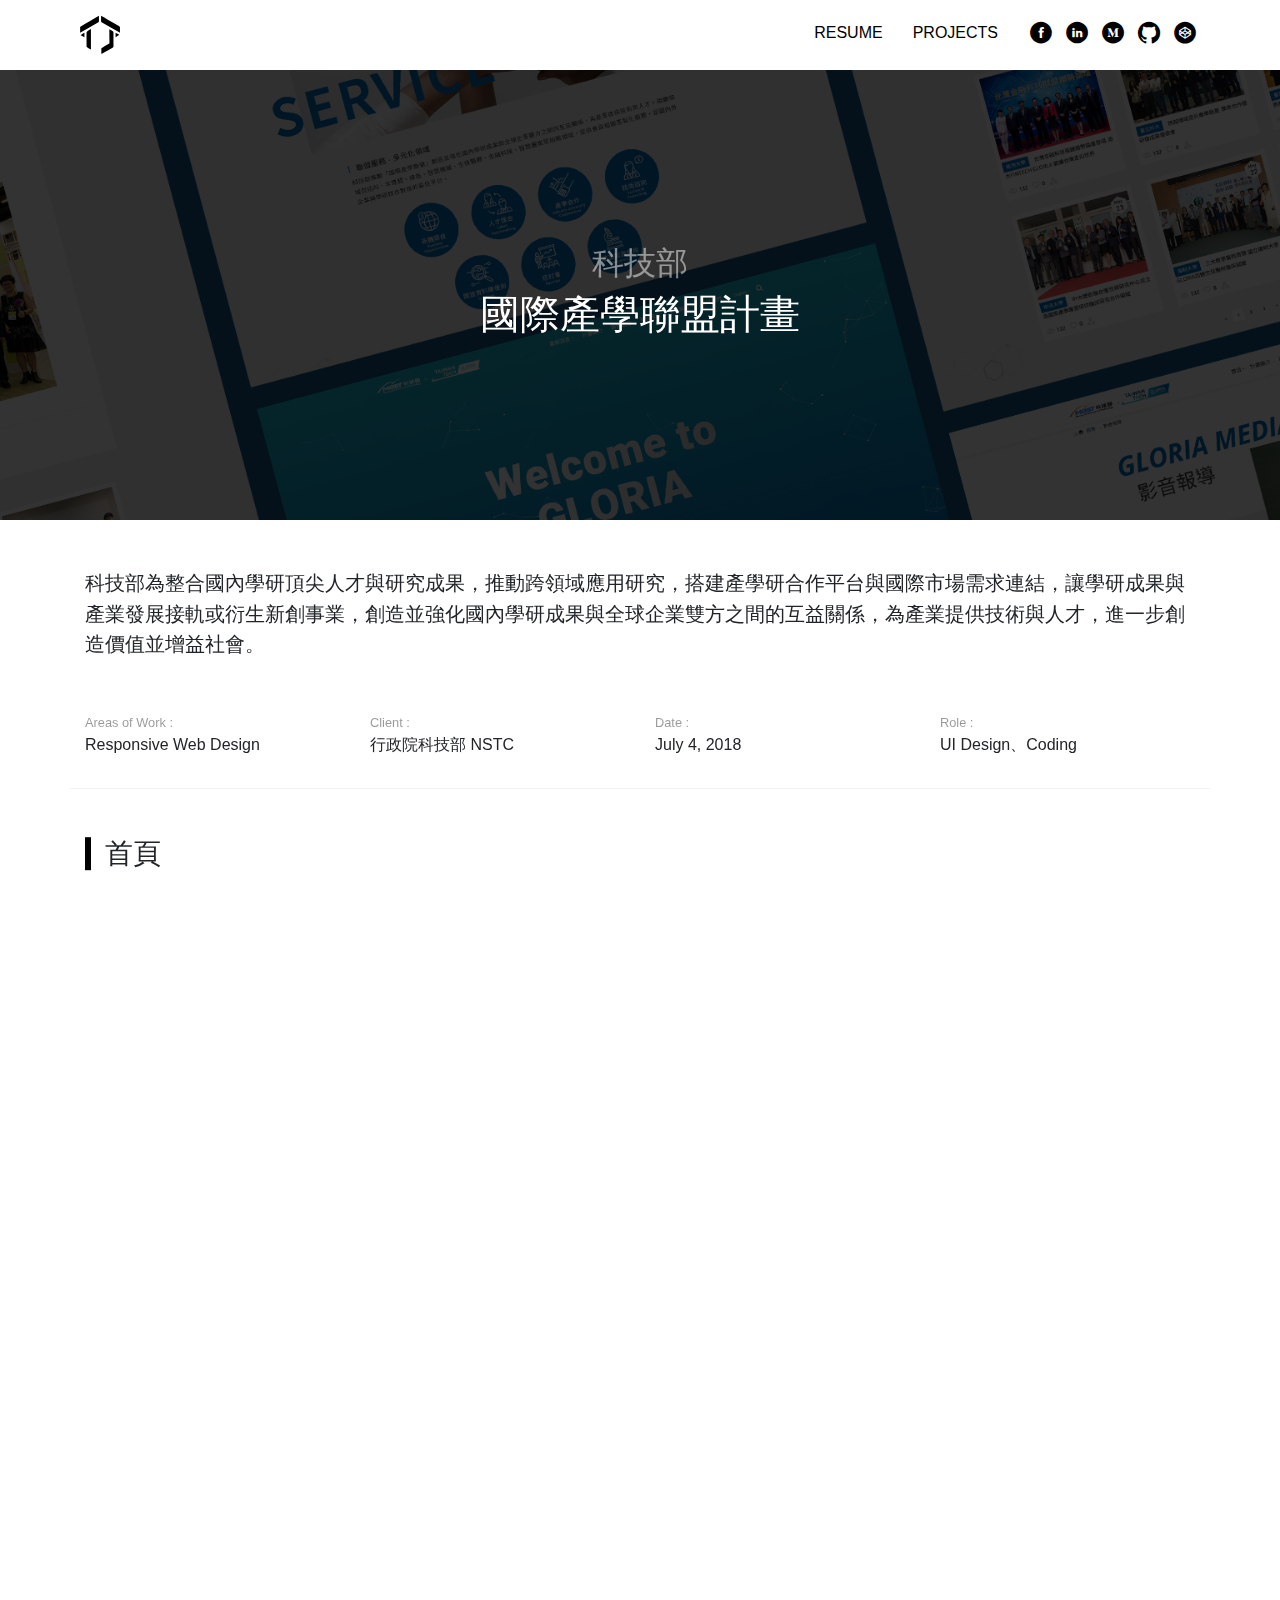
<file: gloria.html>
<!DOCTYPE html>
<html lang="zh-Hant">
<head>
    <title>國際產學聯盟計畫｜科技部 — Ting-Juan Huang</title>
    <meta charset="UTF-8">
    <meta http-equiv="X-UA-Compatible" content="IE=edge">
    <meta name="viewport" content="width=device-width, initial-scale=1">
    <meta name="language" content="tw">
    <meta name="author" content="Ting-Juan Huang 黃庭娟">
    <meta name="description" content="科技部為整合國內學研頂尖人才與研究成果，推動跨領域應用研究，搭建產學研合作平台與國際市場需求連結。">
    <meta name="robots" content="all">
    <meta name="googlebot" content="all">
    <link rel="canonical" href="https://tingjuanhuang.github.io/portfolio/gloria">
    <link rel="icon" type="image/x-icon" href="./img/favicon.ico">
    <link rel="stylesheet" href="./css/bootstrap.min.css">
    <link rel="stylesheet" href="./css/style.css">
    <link rel="preconnect" href="https://fonts.googleapis.com">
    <link rel="preconnect" href="https://fonts.gstatic.com" crossorigin>
</head>

<body id="project">
    <header>
        <a href="./index.html" class="header-logo">
            <img src="./img/Logo.svg" class="header-logo" alt="logo">
        </a>
        <nav>
            <div class="hamburger">
                <div class="line-one"></div>
                <div class="line-two"></div>
                <div class="line-three"></div>
            </div>
            <ul class="nav-links">
                <li><a href="https://drive.google.com/file/d/1pygnq08Ls2mNy5m-B8-lu7iFJZI2E-ZH/view?usp=sharing" target="_blank">Resume</a></li>
                <li><a href="./index.html" class="active">Projects</a></li>
                <li class="social-media">
                    <a href="https://www.facebook.com/tingjuan56/" title="Facebook" target="_blank"><i class="icons-line icon-facebook"></i></a>
                    <a href="https://www.linkedin.com/in/tingjuanhuang/" title="Linkedin" target="_blank"><i class="icons-line icon-linkedin"></i></a>
                    <a href="https://medium.com/@tingjuanhuang" title="Medium" target="_blank"><i class="icons-line icon-medium"></i></a>
                    <a href="https://github.com/tingjuanhuang" title="GitHub" target="_blank"><i class="icons-line icon-github"></i></a>
                    <a href="https://codepen.io/ting-juan-huang" title="CodePen" target="_blank"><i class="icons-line icon-codepen"></i></a>
                </li>
            </ul>
        </nav>
    </header>
    <main>
        <section id="cover" class="cover" style="background-image: url('./img/gloria/00_thumbnail.jpg')">
            <div class="project-name fadeup animation">
                <h2>科技部</h2>
                <h1>國際產學聯盟計畫</h1>
            </div>
        </section>
        <section class="container mt-5 project-box">
            <p class="bd-lead mb-5 fadeup animation">科技部為整合國內學研頂尖人才與研究成果，推動跨領域應用研究，搭建產學研合作平台與國際市場需求連結，讓學研成果與產業發展接軌或衍生新創事業，創造並強化國內學研成果與全球企業雙方之間的互益關係，為產業提供技術與人才，進一步創造價值並增益社會。</p>
        </section>
        <section class="container mt-4 pb-3 about-box fadeup animation">
            <div class="row">
                <div class="col-12 col-md-6 col-xl-3">
                    <span>Areas of Work :</span>
                    <p>Responsive Web Design</p>
                </div>
                <div class="col-12 col-md-6 col-xl-3">
                    <span>Client :</span>
                    <p>行政院科技部 NSTC</p>
                </div>
                <div class="col-12 col-md-6 col-xl-3">
                    <span>Date :</span>
                    <p>July 4, 2018</p>
                </div>
                <div class="col-12 col-md-6 col-xl-3">
                    <span>Role :</span>
                    <p>UI Design、Coding</p>
                </div>
            </div>
        </section>
        <section class="container mt-5 project-section">
            <h3 class="fadeup animation">首頁</h3>
            <img class="mb-5 fadeup animation" src="./img/gloria/01_website-1.jpg">
            <h3 class="fadeup animation">計畫介紹頁</h3>
            <img class="fadeup animation" src="./img/gloria/01_website-21.jpg">
            <img class="mb-5 fadeup animation" src="./img/gloria/01_website-22.jpg">
            <h3 class="fadeup animation">聯盟動態列表頁</h3>
            <img class="mb-5 fadeup animation" src="./img/gloria/01_website-3.jpg">
            <h3 class="fadeup animation">聯盟動態詳細頁</h3>
            <img class="mb-5 fadeup animation" src="./img/gloria/01_website-4.jpg">
            <h3 class="fadeup animation">聯盟資訊詳細頁</h3>
            <img class="mb-5 fadeup animation" src="./img/gloria/01_website-5.jpg">
            <h3 class="fadeup animation">影音報導頁</h3>
            <img class="mb-5 fadeup animation" src="./img/gloria/01_website-6.jpg">
            <h3 class="fadeup animation">電子報下載頁</h3>
            <img class="mb-5 fadeup animation" src="./img/gloria/01_website-7.jpg">
            <h3 class="fadeup animation">最新消息頁</h3>
            <img class="fadeup animation" src="./img/gloria/01_website-8.jpg">
        </section>
        <section class="prevnext-box">
            <div class="prevnext-item prev-project">
                <a href="./uicollection.html">
                    <div class="prevnext-bg" style="background-image: url(./img/uicollection/00_thumbnail.jpg);">
                        <div class="prevnext-info">
                            <svg xmlns="http://www.w3.org/2000/svg" width="40" height="40" viewBox="0 0 24 24" fill="none" stroke="#000" stroke-width="1" stroke-linecap="round" stroke-linejoin="round" class="prevnext-icon"><path d="M19 12H6M12 5l-7 7 7 7"/></svg>
                            <div class="prevnext-text">
                                <h6 class="sub-title">Next Project</h6>
                                <h5>中小型企業客製化介面設計集</h5>
                            </div>
                        </div>
                    </div>
                </a>
            </div>
            <div class="prevnext-item next-project">
                <a href="./nkfust.html">
                    <div class="prevnext-bg" style="background-image: url(./img/nkfust/00_thumbnail.jpg);">
                        <div class="prevnext-info">
                            <div class="prevnext-text">
                                <h6 class="sub-title">Prev Project</h6>
                                <h5>虛實整合新零售商店</h5>
                            </div>
                            <svg xmlns="http://www.w3.org/2000/svg" width="40" height="40" viewBox="0 0 24 24" fill="none" stroke="#000" stroke-width="1" stroke-linecap="round" stroke-linejoin="round" class="prevnext-icon"><path d="M5 12h13M12 5l7 7-7 7"/></svg>
                        </div>
                    </div>
                </a>
            </div>
        </section>
    </main>
    
    <footer class="fadeup animation">
        <span>Copyright © 2024 Ting Juan Huang</span>
        All Rights Reserved.
    </footer>

    <div class="progress-wrap">
        <svg class="progress-circle svg-content" width="100%" height="100%" viewBox="-1 -1 102 102">
            <path d="M50,1 a49,49 0 0,1 0,98 a49,49 0 0,1 0,-98"/>
        </svg>
    </div>

    <script src="./js/jQuery-v3.6.4.js"></script>
    <script src="./js/all.js"></script>
</body>

</html>
</file>
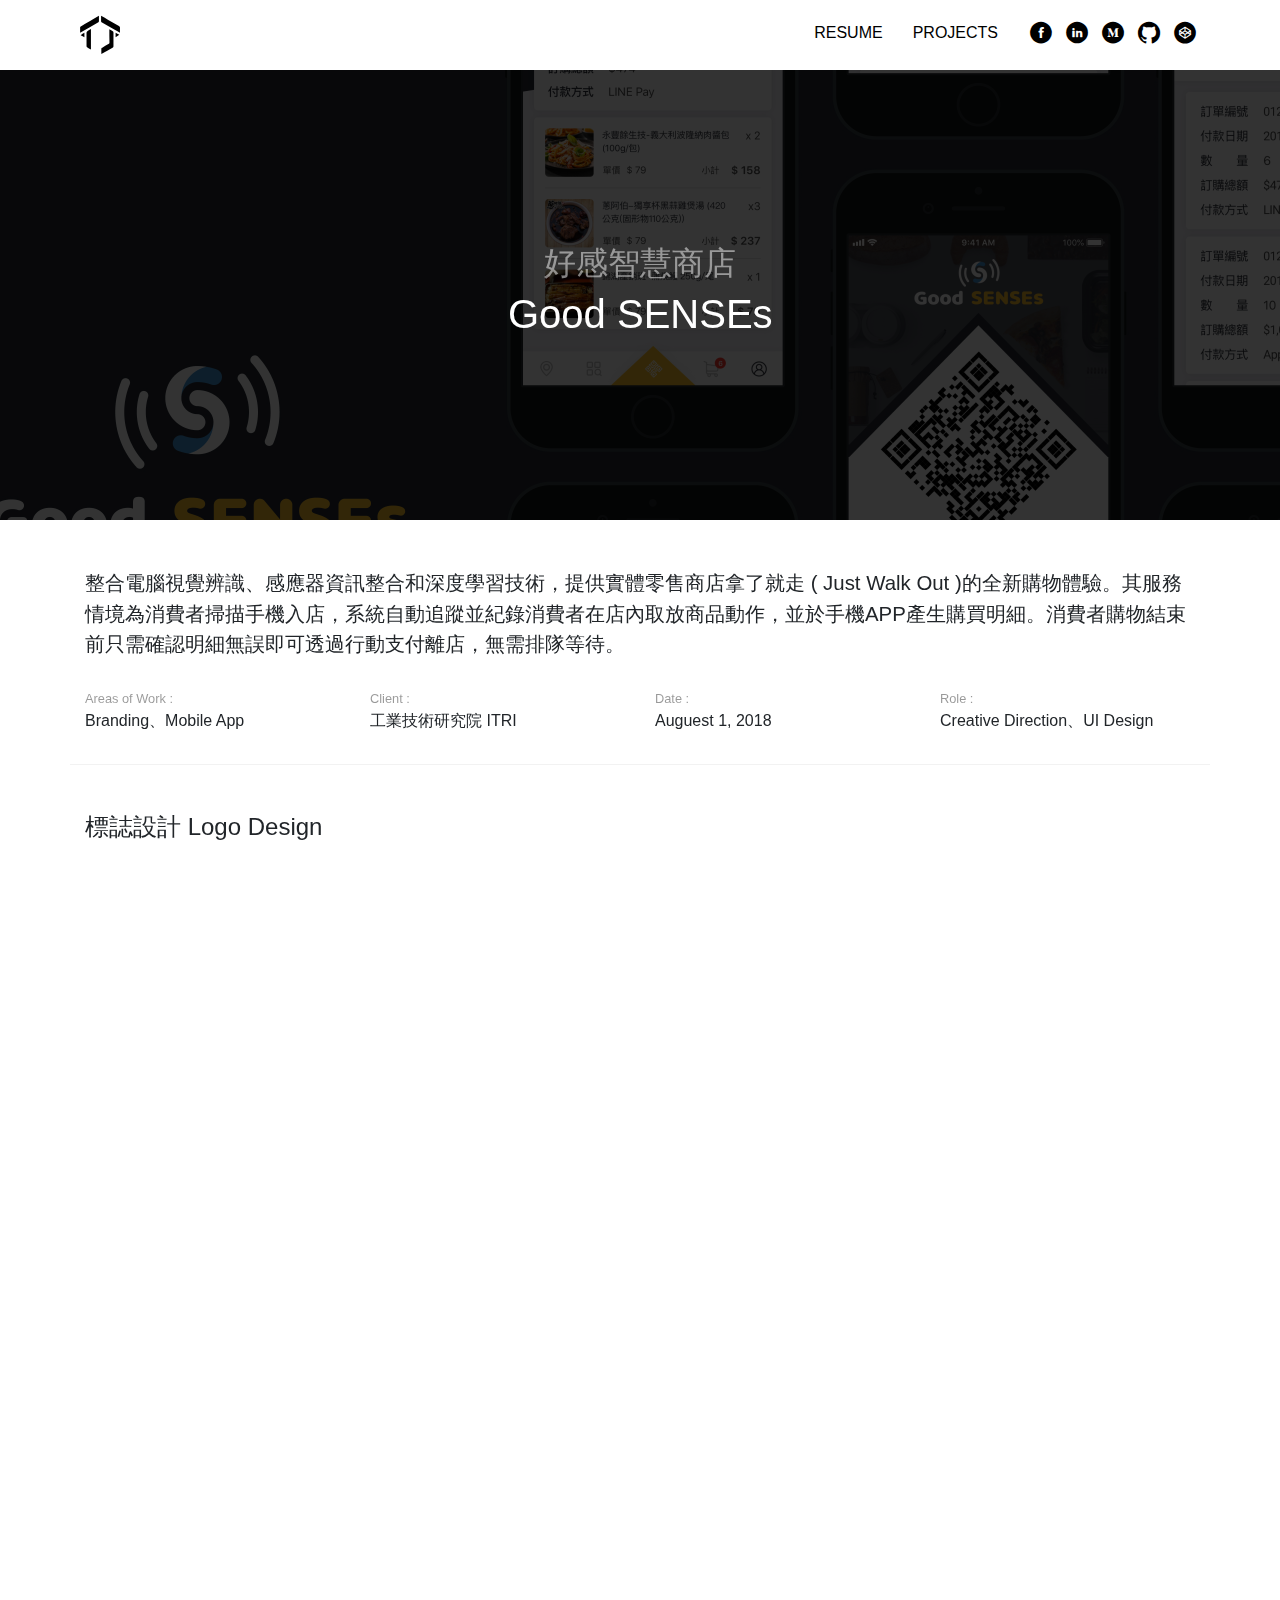
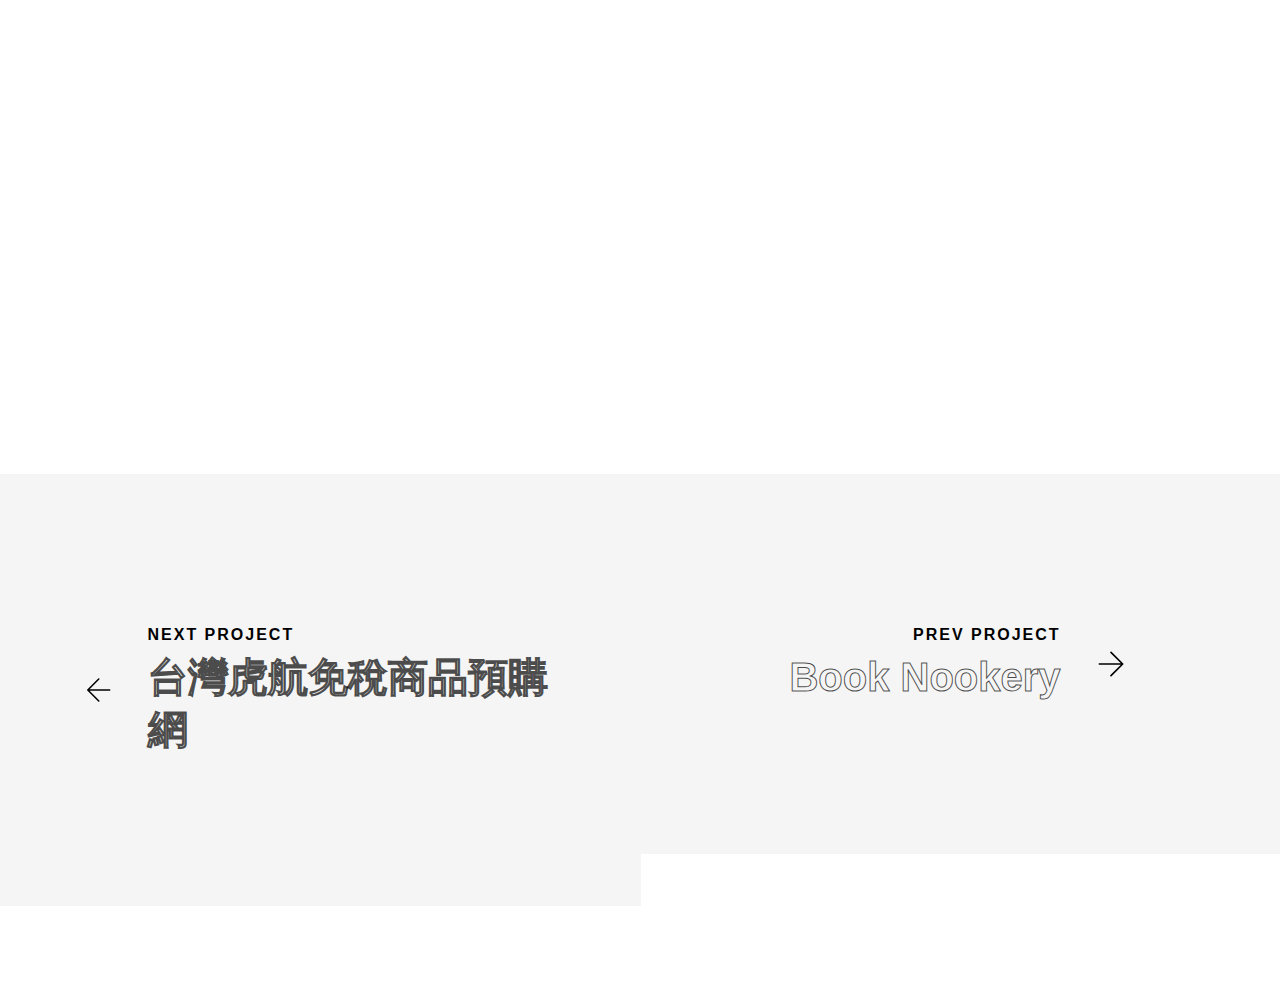
<file: goodsenses.html>
<!DOCTYPE html>
<html lang="zh-Hant">
<head>
    <title>Good SENSEs｜好感智慧商店 — Ting-Juan Huang</title>
    <meta charset="UTF-8">
    <meta http-equiv="X-UA-Compatible" content="IE=edge">
    <meta name="viewport" content="width=device-width, initial-scale=1.0">
    <meta name="language" content="tw">
    <meta name="author" content="Ting-Juan Huang 黃庭娟">
    <meta name="description" content="整合電腦視覺辨識、感應器資訊整合和深度學習技術，提供實體零售商店拿了就走的全新購物體驗。">
    <meta name="robots" content="all">
    <meta name="googlebot" content="all">
    <link rel="canonical" href="https://tingjuanhuang.github.io/portfolio/goodsenses">
    <link rel="icon" type="image/x-icon" href="./img/favicon.ico">
    <link rel="stylesheet" href="./css/bootstrap.min.css">
    <link rel="stylesheet" href="./css/style.css">
    <link rel="preconnect" href="https://fonts.googleapis.com">
    <link rel="preconnect" href="https://fonts.gstatic.com" crossorigin>
</head>

<body id="project">
    <header>
        <a href="./index.html" class="header-logo">
            <img src="./img/Logo.svg" class="header-logo" alt="logo">
        </a>
        <nav>
            <div class="hamburger">
                <div class="line-one"></div>
                <div class="line-two"></div>
                <div class="line-three"></div>
            </div>
            <ul class="nav-links">
                <li><a href="https://drive.google.com/file/d/1pygnq08Ls2mNy5m-B8-lu7iFJZI2E-ZH/view?usp=sharing" target="_blank">Resume</a></li>
                <li><a href="./index.html" class="active">Projects</a></li>
                <li class="social-media">
                    <a href="https://www.facebook.com/tingjuan56/" title="Facebook" target="_blank"><i class="icons-line icon-facebook"></i></a>
                    <a href="https://www.linkedin.com/in/tingjuanhuang/" title="Linkedin" target="_blank"><i class="icons-line icon-linkedin"></i></a>
                    <a href="https://medium.com/@tingjuanhuang" title="Medium" target="_blank"><i class="icons-line icon-medium"></i></a>
                    <a href="https://github.com/tingjuanhuang" title="GitHub" target="_blank"><i class="icons-line icon-github"></i></a>
                    <a href="https://codepen.io/ting-juan-huang" title="CodePen" target="_blank"><i class="icons-line icon-codepen"></i></a>
                </li>
            </ul>
        </nav>
    </header>

    <main>
        <section id="cover" class="cover" style="background-image: url('./img/goodsenses/00_thumbnail.jpg')" >
            <div class="project-name fadeup animation">
                <h2>好感智慧商店</h2>
                <h1>Good SENSEs</h1>
            </div>
        </section>
        <section class="container mt-5 project-box">
            <p class="bd-lead fadeup animation">整合電腦視覺辨識、感應器資訊整合和深度學習技術，提供實體零售商店拿了就走 ( Just Walk Out )的全新購物體驗。其服務情境為消費者掃描手機入店，系統自動追蹤並紀錄消費者在店內取放商品動作，並於手機APP產生購買明細。消費者購物結束前只需確認明細無誤即可透過行動支付離店，無需排隊等待。</p>
        </section>
        <section class="container mt-4 pb-3 about-box fadeup animation">
            <div class="row">
                <div class="col-12 col-md-6 col-xl-3">
                    <span>Areas of Work :</span>
                    <p>Branding、Mobile App</p>
                </div>
                <div class="col-12 col-md-6 col-xl-3">
                    <span>Client :</span>
                    <p>工業技術研究院 ITRI</p>
                </div>
                <div class="col-12 col-md-6 col-xl-3">
                    <span>Date :</span>
                    <p>Auguest 1, 2018</p>
                </div>
                <div class="col-12 col-md-6 col-xl-3">
                    <span>Role :</span>
                    <p>Creative Direction、UI Design</p>
                </div>
            </div>
        </section>
        <section class="container mt-5 project-section">
            <div class="mb-5">
                <h4 class="fadeup animation">標誌設計 Logo Design</h4>
                <p class="fadeup animation">「Senses」有理性與感性的意涵，理性包含運用了多種 sensor
                    感測技術（重量感測器、紅外線感測器和電腦視覺），而感性包含合理的、品味的與識趣的。為強調
                    Senses，固以大小寫組合呈現。</p>
                <img class="mb-2 fadeup animation" src="./img/goodsenses/02_logo-1.jpg">
                <img class="fadeup animation" src="./img/goodsenses/02_logo-2.jpg">
            </div>

            <div class="mb-5">
                <h4 class="fadeup animation">視覺識別 Visual Identity</h4>
                <h5 class="fadeup animation">色彩計畫 Color</h5>
                <p class="fadeup animation">智慧商店定位屬於民生消費的超商，固選擇使用較活潑黃、科技藍和高級黑組合搭配。</p>
                <img class="mb-2 fadeup animation" src="./img/goodsenses/03_color-1.jpg">
                <img class="fadeup animation" src="./img/goodsenses/03_color-2.jpg">
            </div>

            <div class="mb-5">
                <h4 class="fadeup animation">字型 Typography</h4>
                <img class="fadeup animation" src="./img/goodsenses/04_typography.jpg">
            </div>

            <div class="mb-5">
                <h4 class="fadeup animation">功能地圖 Functional Map</h4>
                <img class="fadeup animation" src="./img/goodsenses/05_functionalmap.jpg">
            </div>

            <div class="mb-5">
                <h4 class="fadeup animation">行動應用程式 Mobile Apps</h4>
                <img class="mb-2 fadeup animation" src="./img/goodsenses/06_mobileapps-1.jpg">
                <img class="fadeup animation" src="./img/goodsenses/06_mobileapps-2.jpg">
            </div>
        </section>
        <section class="prevnext-box">
            <div class="prevnext-item prev-project">
            <a href="./tigerair.html">
                <div
                class="prevnext-bg"
                style="background-image: url(./img/tigerair/00_thumbnail.jpg)"
                >
                <div class="prevnext-info">
                    <svg
                    xmlns="http://www.w3.org/2000/svg"
                    width="40"
                    height="40"
                    viewBox="0 0 24 24"
                    fill="none"
                    stroke="#000"
                    stroke-width="1"
                    stroke-linecap="round"
                    stroke-linejoin="round"
                    class="prevnext-icon"
                    >
                    <path d="M19 12H6M12 5l-7 7 7 7">
                    </svg>
                    <div class="prevnext-text">
                    <h6 class="sub-title">Next Project</h6>
                    <h5>台灣虎航免稅商品預購網</h5>
                    </div>
                </div>
                </div>
            </a>
            </div>
            <div class="prevnext-item next-project">
            <a href="./booknookery.html">
                <div
                class="prevnext-bg"
                style="background-image: url(./img/booknookery/00_thumbnail.jpg)"
                >
                <div class="prevnext-info">
                    <div class="prevnext-text">
                    <h6 class="sub-title">Prev Project</h6>
                    <h5>Book Nookery</h5>
                    </div>
                    <svg
                    xmlns="http://www.w3.org/2000/svg"
                    width="40"
                    height="40"
                    viewBox="0 0 24 24"
                    fill="none"
                    stroke="#000"
                    stroke-width="1"
                    stroke-linecap="round"
                    stroke-linejoin="round"
                    class="prevnext-icon"
                    >
                    <path d="M5 12h13M12 5l7 7-7 7">
                    </svg>
                </div>
                </div>
            </a>
            </div>
        </section>
    </main>

    <footer class="fadeup animation">
        <span>Copyright © 2024 Ting Juan Huang</span>
        All Rights Reserved.
    </footer>

    <div class="progress-wrap">
        <svg class="progress-circle svg-content" width="100%" height="100%" viewBox="-1 -1 102 102">
            <path d="M50,1 a49,49 0 0,1 0,98 a49,49 0 0,1 0,-98">
        </svg>
    </div>

    <script src="./js/jQuery-v3.6.4.js"></script>
    <script src="./js/all.js"></script>
</body>
</html>
</file>
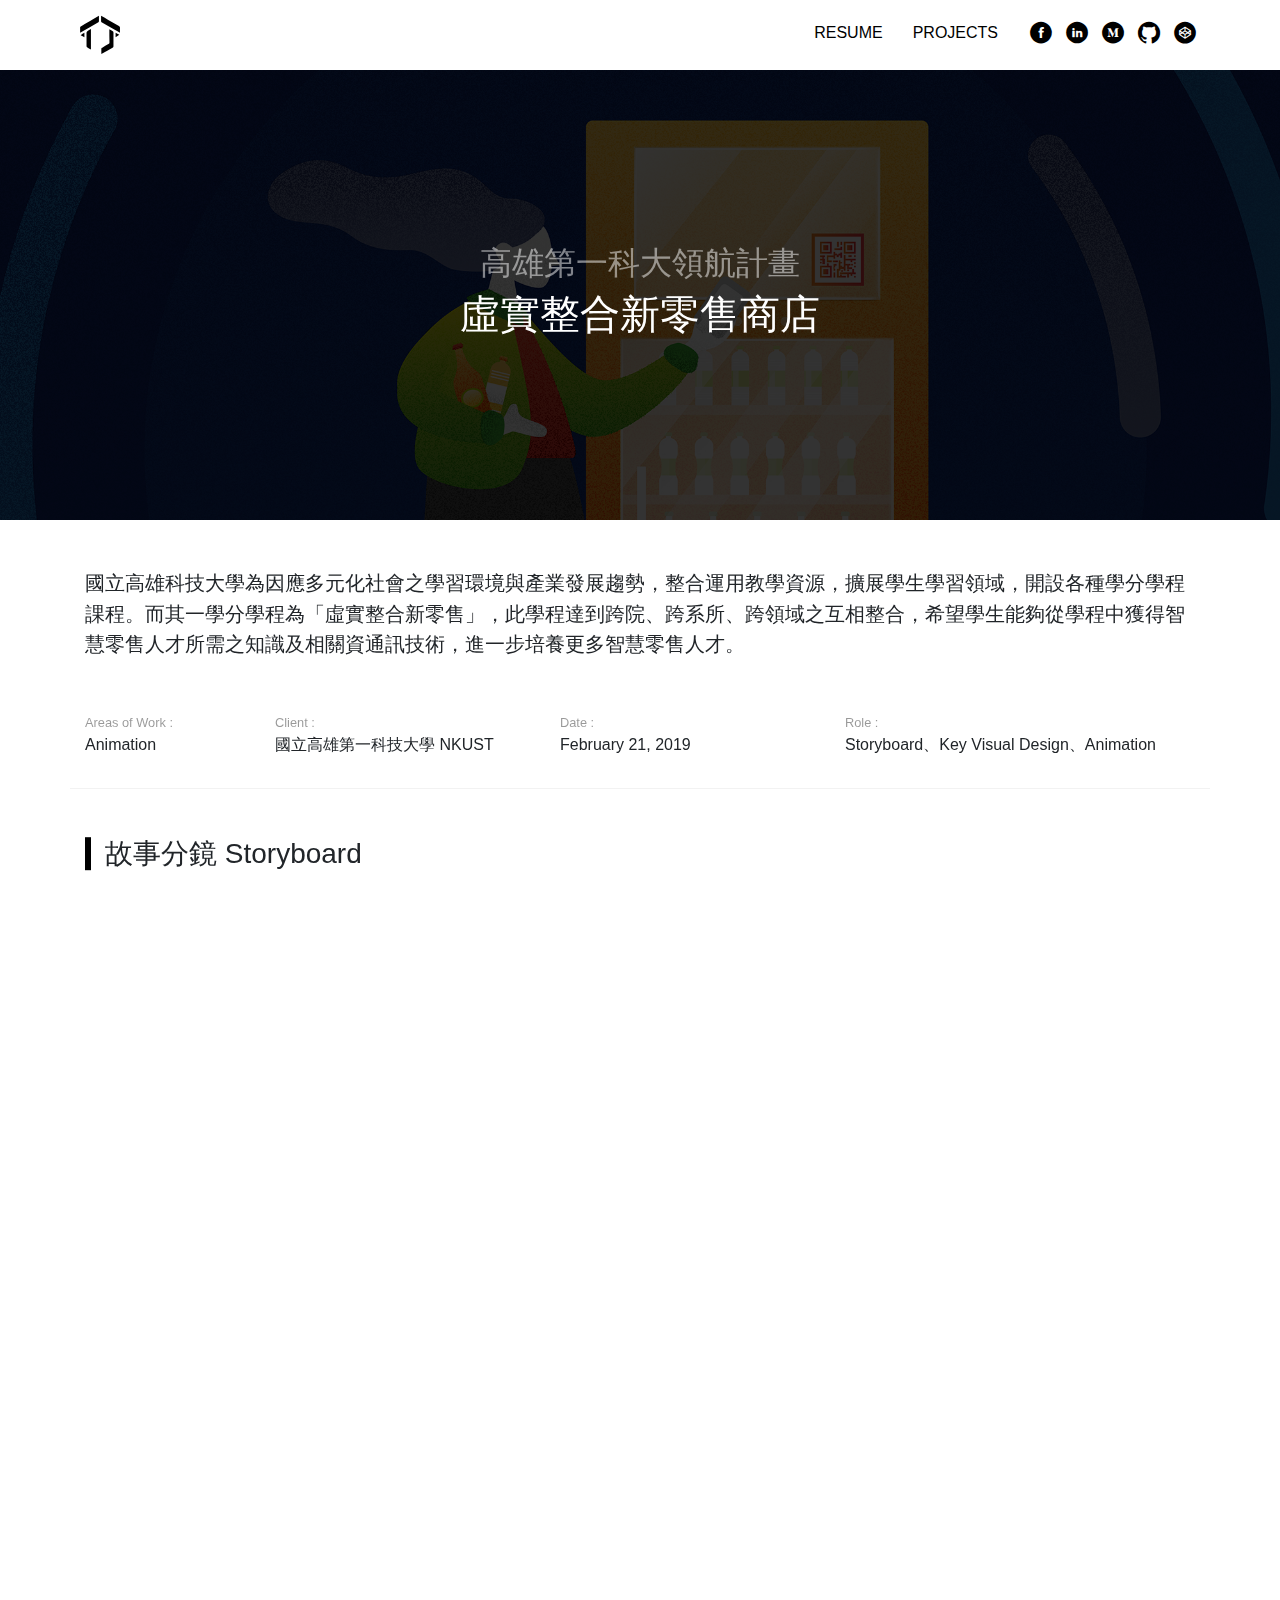
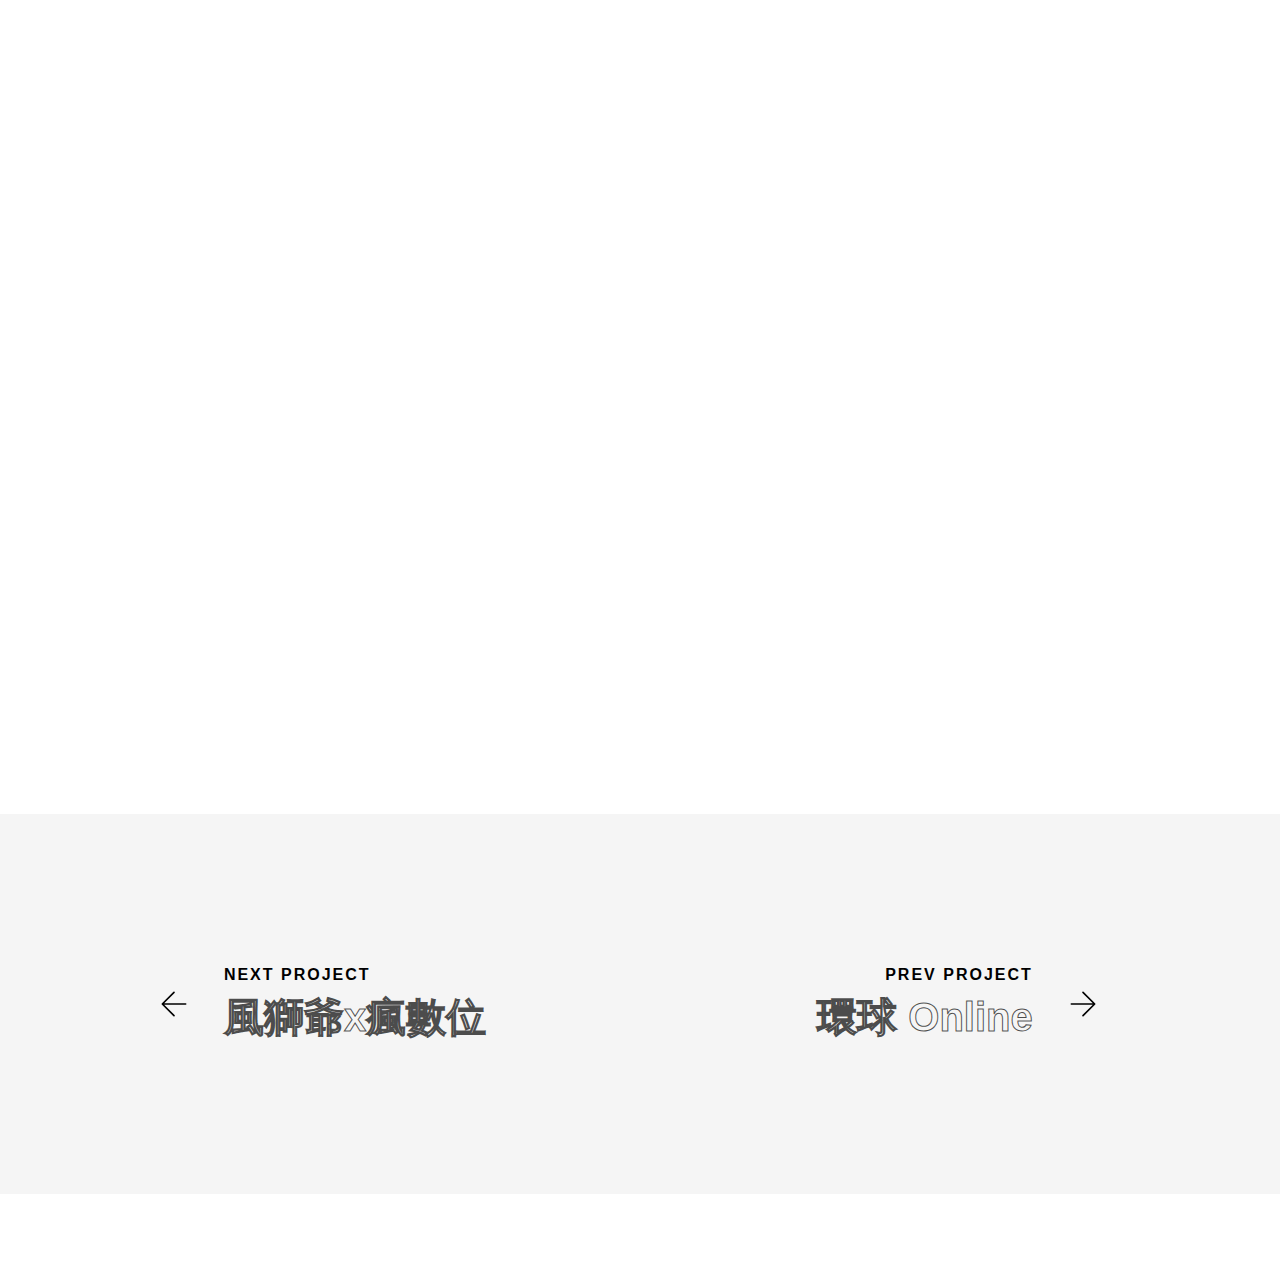
<file: nkfust.html>
<!DOCTYPE html>
<html lang="zh-Hant">
<head>
    <title>虛實整合新零售商店｜高雄第一科大領航計畫 — Ting-Juan Huang</title>
    <meta charset="UTF-8">
    <meta http-equiv="X-UA-Compatible" content="IE=edge">
    <meta name="viewport" content="width=device-width, initial-scale=1">
    <meta name="language" content="tw">
    <meta name="author" content="Ting-Juan Huang 黃庭娟">
    <meta name="description" content="整合運用教學資源開設「虛實整合新零售」學分學程，希望能從學程中獲得智慧零售人才所需之知識及相關資通訊技術。">
    <meta name="robots" content="all">
    <meta name="googlebot" content="all">
    <link rel="canonical" href="https://tingjuanhuang.github.io/portfolio/nkfust">
    <link rel="icon" type="image/x-icon" href="./img/favicon.ico">
    <link rel="stylesheet" href="./css/bootstrap.min.css">
    <link rel="stylesheet" href="./css/style.css">
    <link rel="preconnect" href="https://fonts.googleapis.com">
    <link rel="preconnect" href="https://fonts.gstatic.com" crossorigin>
</head>

<body id="project">
    <header>
        <a href="./index.html" class="header-logo">
            <img src="./img/Logo.svg" class="header-logo" alt="logo">
        </a>
        <nav>
            <div class="hamburger">
                <div class="line-one"></div>
                <div class="line-two"></div>
                <div class="line-three"></div>
            </div>
            <ul class="nav-links">
                <li><a href="https://drive.google.com/file/d/1pygnq08Ls2mNy5m-B8-lu7iFJZI2E-ZH/view?usp=sharing" target="_blank">Resume</a></li>
                <li><a href="./index.html" class="active">Projects</a></li>
                <li class="social-media">
                    <a href="https://www.facebook.com/tingjuan56/" title="Facebook" target="_blank"><i class="icons-line icon-facebook"></i></a>
                    <a href="https://www.linkedin.com/in/tingjuanhuang/" title="Linkedin" target="_blank"><i class="icons-line icon-linkedin"></i></a>
                    <a href="https://medium.com/@tingjuanhuang" title="Medium" target="_blank"><i class="icons-line icon-medium"></i></a>
                    <a href="https://github.com/tingjuanhuang" title="GitHub" target="_blank"><i class="icons-line icon-github"></i></a>
                    <a href="https://codepen.io/ting-juan-huang" title="CodePen" target="_blank"><i class="icons-line icon-codepen"></i></a>
                </li>
            </ul>
        </nav>
    </header>
    <main>
        <section id="cover" class="cover" style="background-image: url('./img/nkfust/00_thumbnail.jpg')">
            <div class="project-name fadeup animation">
                <h2>高雄第一科大領航計畫</h2>
                <h1>虛實整合新零售商店</h1>
            </div>
        </section>
        <section class="container mt-5 project-box">
            <p class="bd-lead mb-5 fadeup animation">國立高雄科技大學為因應多元化社會之學習環境與產業發展趨勢，整合運用教學資源，擴展學生學習領域，開設各種學分學程課程。而其一學分學程為「虛實整合新零售」，此學程達到跨院、跨系所、跨領域之互相整合，希望學生能夠從學程中獲得智慧零售人才所需之知識及相關資通訊技術，進一步培養更多智慧零售人才。</p>
        </section>
        <section class="container mt-4 pb-3 about-box fadeup animation">
            <div class="row">
                <div class="col-12 col-md-6 col-xl-2">
                    <span>Areas of Work :</span>
                    <p>Animation</p>
                </div>
                <div class="col-12 col-md-6 col-xl-3">
                    <span>Client :</span>
                    <p>國立高雄第一科技大學 NKUST</p>
                </div>
                <div class="col-12 col-md-6 col-xl-3">
                    <span>Date :</span>
                    <p>February 21, 2019</p>
                </div>
                <div class="col-12 col-md-6 col-xl-4">
                    <span>Role :</span>
                    <p>Storyboard、Key Visual Design、Animation</p>
                </div>
            </div>
        </section>
        <section class="container mt-5 project-section">
            <h3 class="fadeup animation">故事分鏡 Storyboard</h3>
            <img class="mb-5 fadeup animation" src="./img/nkfust/01_website-1.jpg">
            <h3 class="fadeup animation">視覺設計 Styleframe</h3>
            <img class="mb-2 fadeup animation" src="./img/nkfust/01_website-2.jpg">
            <img class="mb-2 fadeup animation" src="./img/nkfust/01_website-3.jpg">
            <img class="mb-2 fadeup animation" src="./img/nkfust/01_website-4.jpg">
            <img class="mb-2 fadeup animation" src="./img/nkfust/01_website-5.jpg">
            <img class="mb-2 fadeup animation" src="./img/nkfust/01_website-6.jpg">
            <img class="mb-2 fadeup animation" src="./img/nkfust/01_website-7.jpg">
            <img class="mb-2 fadeup animation" src="./img/nkfust/01_website-8.jpg">
            <img class="mb-2 fadeup animation" src="./img/nkfust/01_website-9.jpg">
            <img class="mb-2 fadeup animation" src="./img/nkfust/01_website-10.jpg">
            <img class="mb-2 fadeup animation" src="./img/nkfust/01_website-11.jpg">
            <img class="mb-2 fadeup animation" src="./img/nkfust/01_website-12.jpg">
            <img class="mb-2 fadeup animation" src="./img/nkfust/01_website-13.jpg">
            <img class="mb-2 fadeup animation" src="./img/nkfust/01_website-14.jpg">
            <img class="mb-2 fadeup animation" src="./img/nkfust/01_website-15.jpg">
            <img class="mb-2 fadeup animation" src="./img/nkfust/01_website-16.jpg">
            <img class="mb-2 fadeup animation" src="./img/nkfust/01_website-17.jpg">
            <img class="mb-2 fadeup animation" src="./img/nkfust/01_website-18.jpg">
            <img class="fadeup animation" src="./img/nkfust/01_website-19.jpg">
        </section>
        <section class="prevnext-box">
            <div class="prevnext-item prev-project">
                <a href="./windliongod.html">
                    <div class="prevnext-bg" style="background-image: url(./img/windliongod/00_thumbnail.jpg);">
                        <div class="prevnext-info">
                            <svg xmlns="http://www.w3.org/2000/svg" width="40" height="40" viewBox="0 0 24 24" fill="none" stroke="#000" stroke-width="1" stroke-linecap="round" stroke-linejoin="round" class="prevnext-icon"><path d="M19 12H6M12 5l-7 7 7 7"/></svg>
                            <div class="prevnext-text">
                                <h6 class="sub-title">Next Project</h6>
                                <h5>風獅爺x瘋數位</h5>
                            </div>
                        </div>
                    </div>
                </a>
            </div>
            <div class="prevnext-item next-project">
                <a href="./globalmall.html">
                    <div class="prevnext-bg" style="background-image: url(./img/globalmall/00_thumbnail.jpg);">
                        <div class="prevnext-info">
                            <div class="prevnext-text">
                                <h6 class="sub-title">Prev Project</h6>
                                <h5>環球 Online</h5>
                            </div>
                            <svg xmlns="http://www.w3.org/2000/svg" width="40" height="40" viewBox="0 0 24 24" fill="none" stroke="#000" stroke-width="1" stroke-linecap="round" stroke-linejoin="round" class="prevnext-icon"><path d="M5 12h13M12 5l7 7-7 7"/></svg>
                        </div>
                    </div>
                </a>
            </div>
        </section>
    </main>
    
    <footer class="fadeup animation">
        <span>Copyright © 2024 Ting Juan Huang</span>
        All Rights Reserved.
    </footer>

    <div class="progress-wrap">
        <svg class="progress-circle svg-content" width="100%" height="100%" viewBox="-1 -1 102 102">
            <path d="M50,1 a49,49 0 0,1 0,98 a49,49 0 0,1 0,-98"/>
        </svg>
    </div>

    <script src="./js/jQuery-v3.6.4.js"></script>
    <script src="./js/all.js"></script>
</body>

</html>
</file>
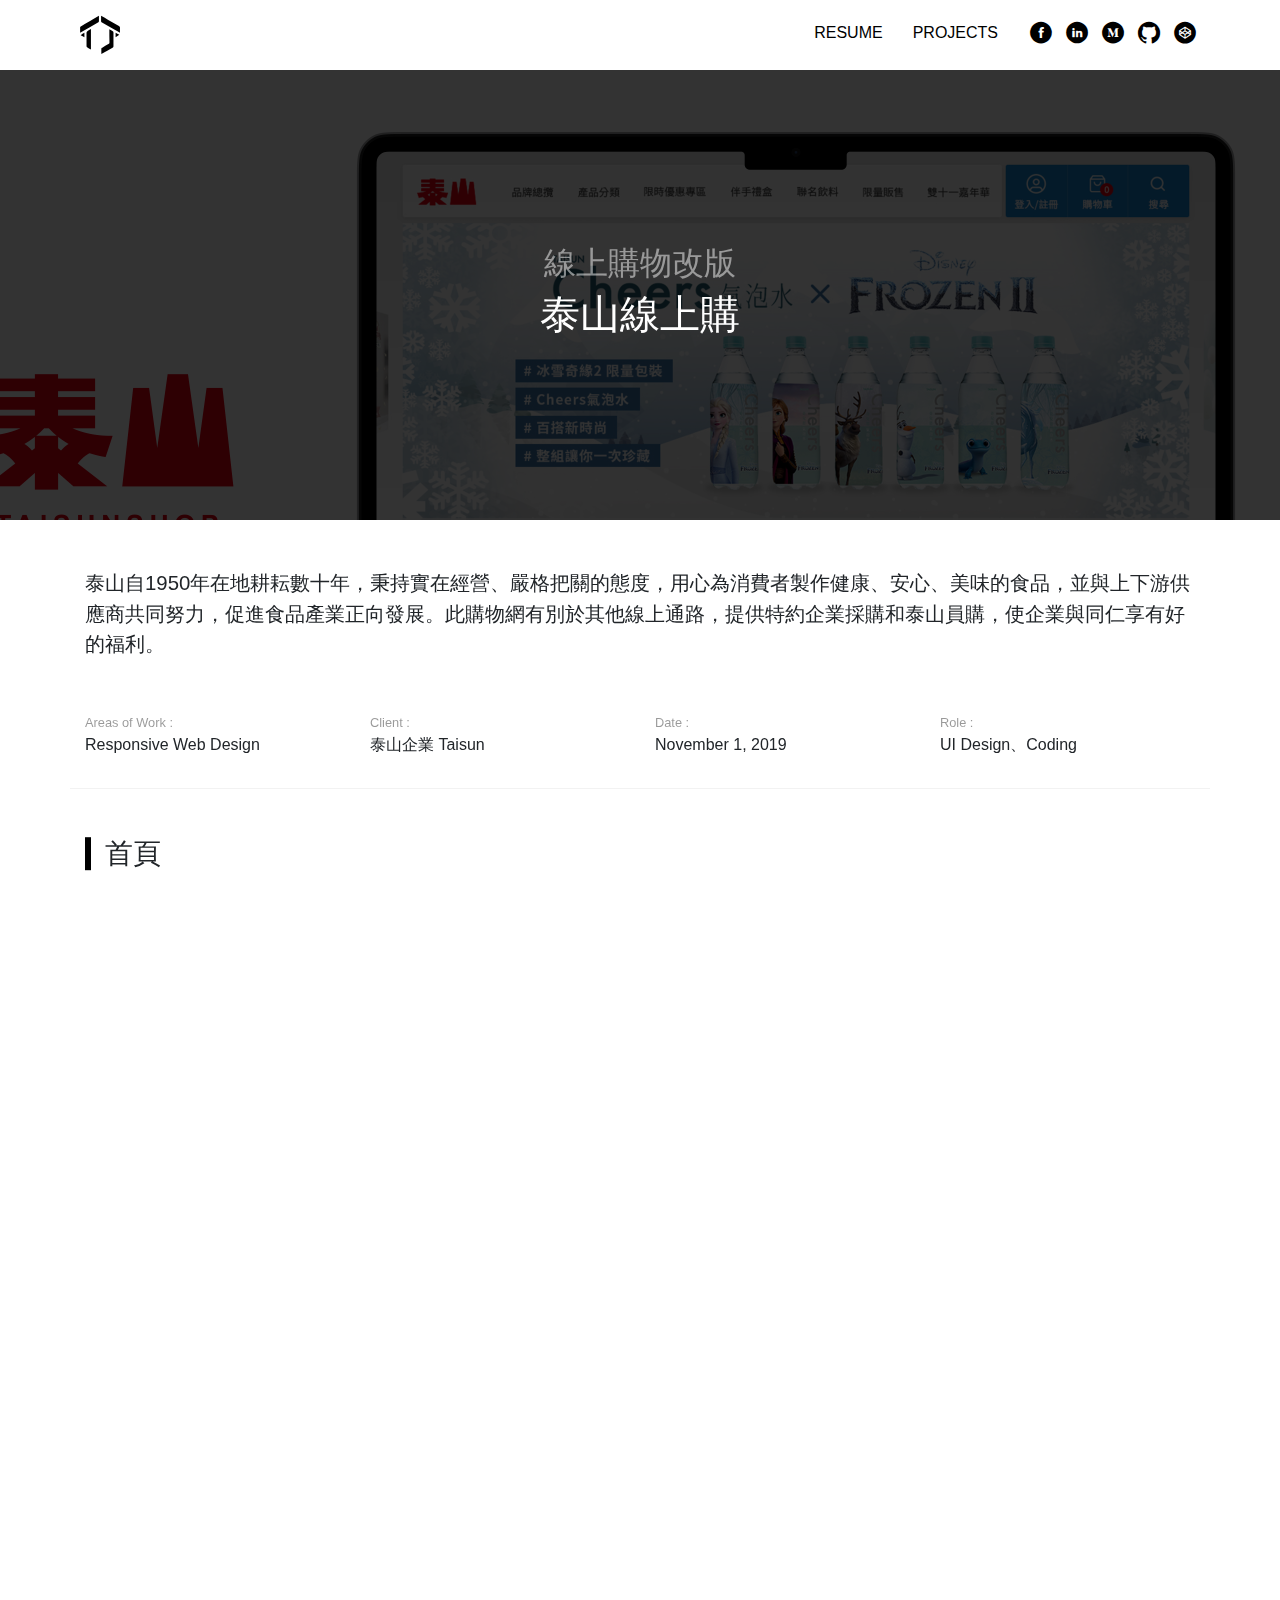
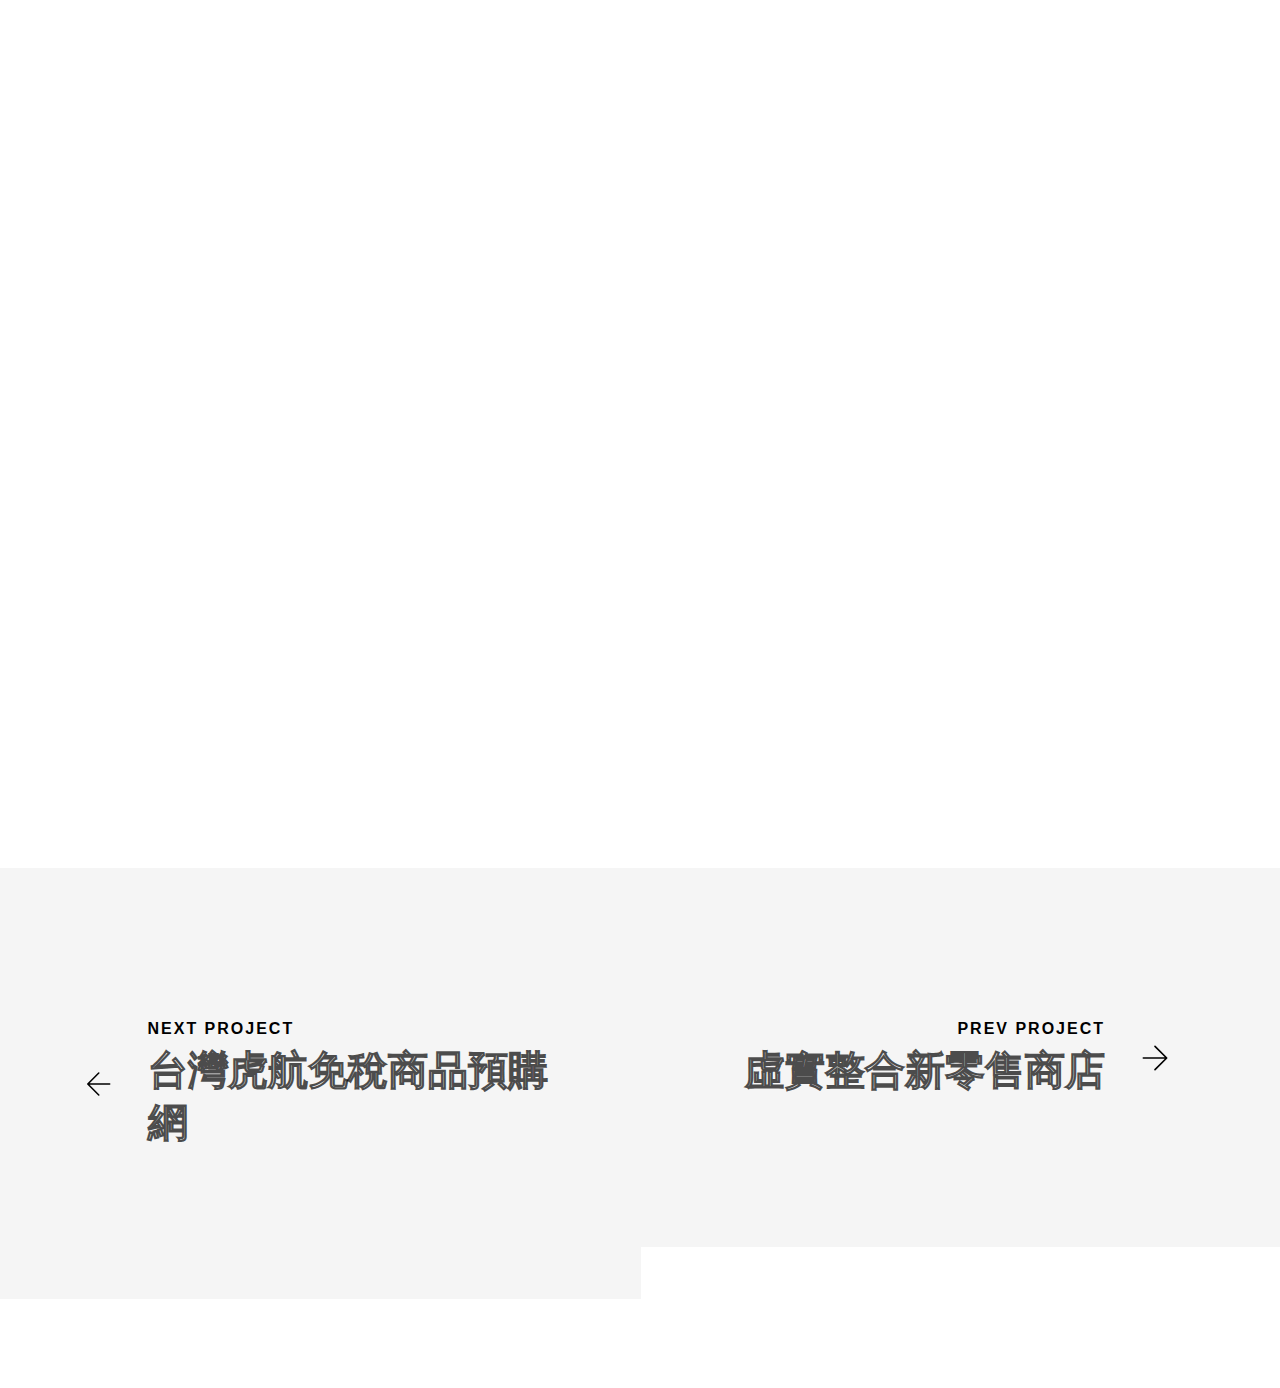
<file: taisun.html>
<!DOCTYPE html>
<html lang="zh-Hant">
<head>
    <title>泰山線上購｜泰山企業線上購物改版 — Ting-Juan Huang</title>
    <meta charset="UTF-8">
    <meta http-equiv="X-UA-Compatible" content="IE=edge">
    <meta name="viewport" content="width=device-width, initial-scale=1">
    <meta name="language" content="tw">
    <meta name="author" content="Ting-Juan Huang 黃庭娟">
    <meta name="description" content="此購物網有別於其他線上通路，提供特約企業採購和泰山員購，使企業與同仁享有好的福利。">
    <meta name="robots" content="all">
    <meta name="googlebot" content="all">
    <link rel="canonical" href="https://tingjuanhuang.github.io/portfolio/taisun">
    <link rel="icon" type="image/x-icon" href="./img/favicon.ico">
    <link rel="stylesheet" href="./css/bootstrap.min.css">
    <link rel="stylesheet" href="./css/style.css">
    <link rel="preconnect" href="https://fonts.googleapis.com">
    <link rel="preconnect" href="https://fonts.gstatic.com" crossorigin>
</head>

<body id="project">
    <header>
        <a href="./index.html" class="header-logo">
            <img src="./img/Logo.svg" class="header-logo" alt="logo">
        </a>
        <nav>
            <div class="hamburger">
                <div class="line-one"></div>
                <div class="line-two"></div>
                <div class="line-three"></div>
            </div>
            <ul class="nav-links">
                <li><a href="https://drive.google.com/file/d/1pygnq08Ls2mNy5m-B8-lu7iFJZI2E-ZH/view?usp=sharing" target="_blank">Resume</a></li>
                <li><a href="./index.html" class="active">Projects</a></li>
                <li class="social-media">
                    <a href="https://www.facebook.com/tingjuan56/" title="Facebook" target="_blank"><i class="icons-line icon-facebook"></i></a>
                    <a href="https://www.linkedin.com/in/tingjuanhuang/" title="Linkedin" target="_blank"><i class="icons-line icon-linkedin"></i></a>
                    <a href="https://medium.com/@tingjuanhuang" title="Medium" target="_blank"><i class="icons-line icon-medium"></i></a>
                    <a href="https://github.com/tingjuanhuang" title="GitHub" target="_blank"><i class="icons-line icon-github"></i></a>
                    <a href="https://codepen.io/ting-juan-huang" title="CodePen" target="_blank"><i class="icons-line icon-codepen"></i></a>
                </li>
            </ul>
        </nav>
    </header>
    <main>
        <section id="cover" class="cover" style="background-image: url('./img/taisun/00_thumbnail.jpg')">
            <div class="project-name fadeup animation">
                <h2>線上購物改版</h2>
                <h1>泰山線上購</h1>
            </div>
        </section>
        <section class="container mt-5 project-box">
            <p class="bd-lead mb-5 fadeup animation">泰山自1950年在地耕耘數十年，秉持實在經營、嚴格把關的態度，用心為消費者製作健康、安心、美味的食品，並與上下游供應商共同努力，促進食品產業正向發展。此購物網有別於其他線上通路，提供特約企業採購和泰山員購，使企業與同仁享有好的福利。</p>
        </section>
        <section class="container mt-4 pb-3 about-box fadeup animation">
            <div class="row">
                <div class="col-12 col-md-6 col-xl-3">
                    <span>Areas of Work :</span>
                    <p>Responsive Web Design</p>
                </div>
                <div class="col-12 col-md-6 col-xl-3">
                    <span>Client :</span>
                    <p>泰山企業 Taisun</p>
                </div>
                <div class="col-12 col-md-6 col-xl-3">
                    <span>Date :</span>
                    <p>November 1, 2019</p>
                </div>
                <div class="col-12 col-md-6 col-xl-3">
                    <span>Role :</span>
                    <p>UI Design、Coding</p>
                </div>
            </div>
        </section>
        <section class="container mt-5 project-section">
            <h3 class="fadeup animation">首頁</h3>
            <img class="mb-5 fadeup animation" src="./img/taisun/01_website-1.jpg">
            <h3 class="fadeup animation">商品分類頁</h3>
            <img class="mb-5 fadeup animation" src="./img/taisun/01_website-2.jpg">
            <h3 class="fadeup animation">商品詳細頁</h3>
            <img class="fadeup animation" src="./img/taisun/01_website-3.jpg">
        </section>
        <section class="prevnext-box">
            <div class="prevnext-item prev-project">
                <a href="./tigerair.html">
                    <div class="prevnext-bg" style="background-image: url(./img/tigerair/00_thumbnail.jpg);">
                        <div class="prevnext-info">
                            <svg xmlns="http://www.w3.org/2000/svg" width="40" height="40" viewBox="0 0 24 24" fill="none" stroke="#000" stroke-width="1" stroke-linecap="round" stroke-linejoin="round" class="prevnext-icon"><path d="M19 12H6M12 5l-7 7 7 7"/></svg>
                            <div class="prevnext-text">
                                <h6 class="sub-title">Next Project</h6>
                                <h5>台灣虎航免稅商品預購網</h5>
                            </div>
                        </div>
                    </div>
                </a>
            </div>
            <div class="prevnext-item next-project">
                <a href="./nkfust.html">
                    <div class="prevnext-bg" style="background-image: url(./img/nkfust/00_thumbnail.jpg);">
                        <div class="prevnext-info">
                            <div class="prevnext-text">
                                <h6 class="sub-title">Prev Project</h6>
                                <h5>虛實整合新零售商店</h5>
                            </div>
                            <svg xmlns="http://www.w3.org/2000/svg" width="40" height="40" viewBox="0 0 24 24" fill="none" stroke="#000" stroke-width="1" stroke-linecap="round" stroke-linejoin="round" class="prevnext-icon"><path d="M5 12h13M12 5l7 7-7 7"/></svg>
                        </div>
                    </div>
                </a>
            </div>
        </section>
    </main>
    
    <footer class="fadeup animation">
        <span>Copyright © 2024 Ting Juan Huang</span>
        All Rights Reserved.
    </footer>

    <div class="progress-wrap">
        <svg class="progress-circle svg-content" width="100%" height="100%" viewBox="-1 -1 102 102">
            <path d="M50,1 a49,49 0 0,1 0,98 a49,49 0 0,1 0,-98"/>
        </svg>
    </div>

    <script src="./js/jQuery-v3.6.4.js"></script>
    <script src="./js/all.js"></script>
</body>

</html>
</file>
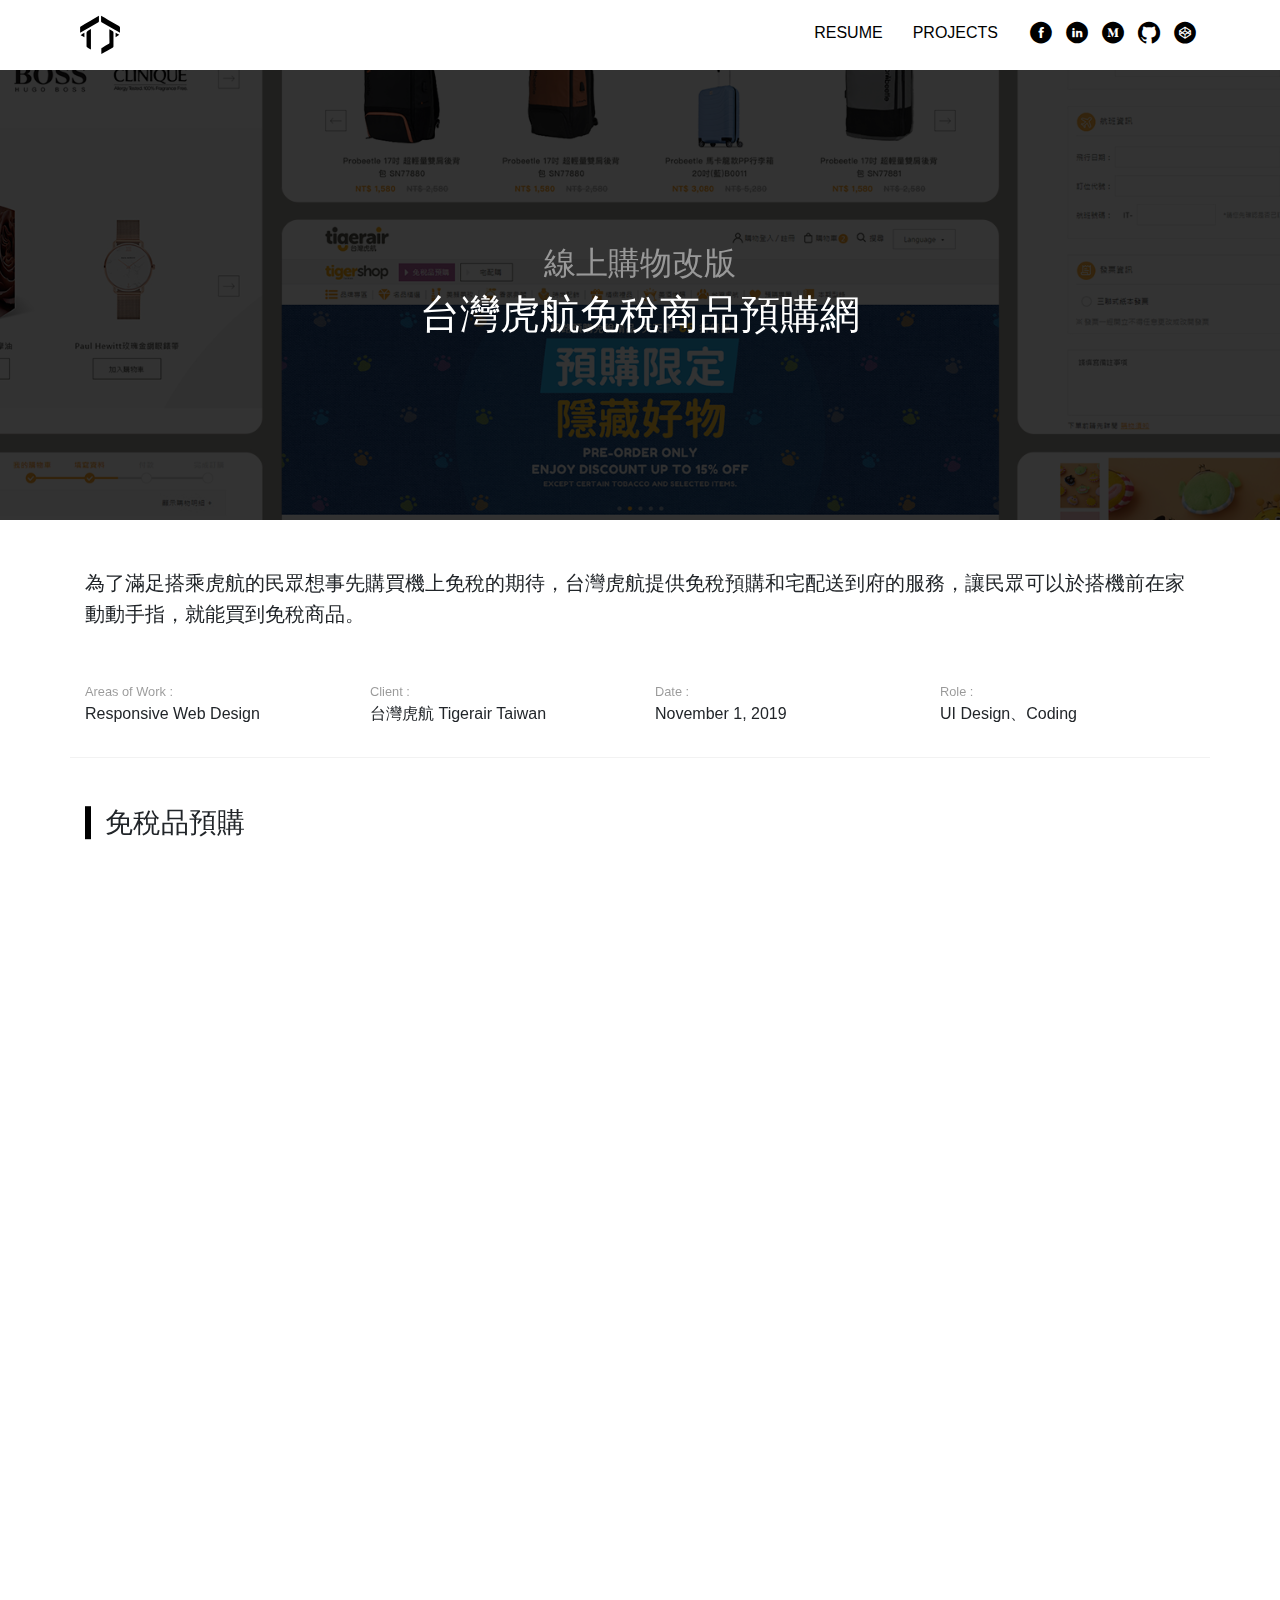
<file: tigerair.html>
<!DOCTYPE html>
<html lang="zh-Hant">
<head>
    <title>台灣虎航免稅商品預購網</title>
    <meta charset="UTF-8">
    <meta http-equiv="X-UA-Compatible" content="IE=edge">
    <meta name="viewport" content="width=device-width, initial-scale=1">
    <meta name="language" content="tw">
    <meta name="author" content="Ting-Juan Huang 黃庭娟">
    <meta name="description" content="為滿足民眾想事先購買機上免稅的期待，台灣虎航提供免稅預購和宅配送到府的服務。">
    <meta name="robots" content="all">
    <meta name="googlebot" content="all">
    <link rel="canonical" href="https://tingjuanhuang.github.io/portfolio/tigerair">
    <link rel="icon" type="image/x-icon" href="./img/favicon.ico">
    <link rel="stylesheet" href="./css/bootstrap.min.css">
    <link rel="stylesheet" href="./css/style.css">
    <link rel="preconnect" href="https://fonts.googleapis.com">
    <link rel="preconnect" href="https://fonts.gstatic.com" crossorigin>
</head>

<body id="project">
    <header>
        <a href="./index.html" class="header-logo">
            <img src="./img/Logo.svg" class="header-logo" alt="logo">
        </a>
        <nav>
            <div class="hamburger">
                <div class="line-one"></div>
                <div class="line-two"></div>
                <div class="line-three"></div>
            </div>
            <ul class="nav-links">
                <li><a href="https://drive.google.com/file/d/1pygnq08Ls2mNy5m-B8-lu7iFJZI2E-ZH/view?usp=sharing" target="_blank">Resume</a></li>
                <li><a href="./index.html" class="active">Projects</a></li>
                <li class="social-media">
                    <a href="https://www.facebook.com/tingjuan56/" title="Facebook" target="_blank"><i class="icons-line icon-facebook"></i></a>
                    <a href="https://www.linkedin.com/in/tingjuanhuang/" title="Linkedin" target="_blank"><i class="icons-line icon-linkedin"></i></a>
                    <a href="https://medium.com/@tingjuanhuang" title="Medium" target="_blank"><i class="icons-line icon-medium"></i></a>
                    <a href="https://github.com/tingjuanhuang" title="GitHub" target="_blank"><i class="icons-line icon-github"></i></a>
                    <a href="https://codepen.io/ting-juan-huang" title="CodePen" target="_blank"><i class="icons-line icon-codepen"></i></a>
                </li>
            </ul>
        </nav>
    </header>
    <main>
        <section id="cover" class="cover" style="background-image: url('./img/tigerair/00_thumbnail.jpg')">
            <div class="project-name fadeup animation">
                <h2>線上購物改版</h2>
                <h1>台灣虎航免稅商品預購網</h1>
            </div>
        </section>
        <section class="container mt-5 project-box">
            <p class="bd-lead mb-5 fadeup animation">為了滿足搭乘虎航的民眾想事先購買機上免稅的期待，台灣虎航提供免稅預購和宅配送到府的服務，讓民眾可以於搭機前在家動動手指，就能買到免稅商品。</p>
        </section>
        <section class="container mt-4 pb-3 about-box fadeup animation">
            <div class="row">
                <div class="col-12 col-md-6 col-xl-3">
                    <span>Areas of Work :</span>
                    <p>Responsive Web Design</p>
                </div>
                <div class="col-12 col-md-6 col-xl-3">
                    <span>Client :</span>
                    <p>台灣虎航 Tigerair Taiwan</p>
                </div>
                <div class="col-12 col-md-6 col-xl-3">
                    <span>Date :</span>
                    <p>November 1, 2019</p>
                </div>
                <div class="col-12 col-md-6 col-xl-3">
                    <span>Role :</span>
                    <p>UI Design、Coding</p>
                </div>
            </div>
        </section>
        <section class="container mt-5 project-section">
            <h3 class="mb-5 fadeup animation">免稅品預購</h3>
            <h4 class="fadeup animation">首頁</h4>
            <img class="mb-2 fadeup animation" src="./img/tigerair/01_website-1.jpg">
            <h4 class="fadeup animation">商品分類頁</h4>
            <img class="mb-2 fadeup animation" src="./img/tigerair/01_website-2.jpg">
            <h4 class="fadeup animation">商品詳細頁</h4>
            <img class="mb-5 fadeup animation" src="./img/tigerair/01_website-3.jpg">

            <h3 class="mb-5 fadeup animation">宅配購</h3>
            <h4 class="fadeup animation">首頁</h4>
            <img class="mb-2 fadeup animation" src="./img/tigerair/01_website-4.jpg">
            <h4 class="fadeup animation">商品分類頁</h4>
            <img class="mb-2 fadeup animation" src="./img/tigerair/01_website-5.jpg">
            <h4 class="fadeup animation">商品詳細頁</h4>
            <img class="fadeup animation" src="./img/tigerair/01_website-6.jpg">
        </section>
        <section class="prevnext-box">
            <div class="prevnext-item prev-project">
                <a href="./aorus.html">
                    <div class="prevnext-bg" style="background-image: url(./img/aorus/00_thumbnail.jpg);">
                        <div class="prevnext-info">
                            <svg xmlns="http://www.w3.org/2000/svg" width="40" height="40" viewBox="0 0 24 24" fill="none" stroke="#000" stroke-width="1" stroke-linecap="round" stroke-linejoin="round" class="prevnext-icon"><path d="M19 12H6M12 5l-7 7 7 7"/></svg>
                            <div class="prevnext-text">
                                <h6 class="sub-title">Next Project</h6>
                                <h5>AORUS Falcon Warriors</h5>
                            </div>
                        </div>
                    </div>
                </a>
            </div>
            <div class="prevnext-item next-project">
                <a href="./dot.html">
                    <div class="prevnext-bg" style="background-image: url(./img/dot/00_thumbnail.jpg);">
                        <div class="prevnext-info">
                            <div class="prevnext-text">
                                <h6 class="sub-title">Prev Project</h6>
                                <h5>點一點</h5>
                            </div>
                            <svg xmlns="http://www.w3.org/2000/svg" width="40" height="40" viewBox="0 0 24 24" fill="none" stroke="#000" stroke-width="1" stroke-linecap="round" stroke-linejoin="round" class="prevnext-icon"><path d="M5 12h13M12 5l7 7-7 7"/></svg>
                        </div>
                    </div>
                </a>
            </div>
        </section>
    </main>
    
    <footer class="fadeup animation">
        <span>Copyright © 2024 Ting Juan Huang</span>
        All Rights Reserved.
    </footer>

    <div class="progress-wrap">
      <svg class="progress-circle svg-content" width="100%" height="100%" viewBox="-1 -1 102 102">
          <path d="M50,1 a49,49 0 0,1 0,98 a49,49 0 0,1 0,-98"/>
      </svg>
    </div>
  
    <script src="./js/jQuery-v3.6.4.js"></script>
    <script src="./js/all.js"></script>
</body>

</html>
</file>
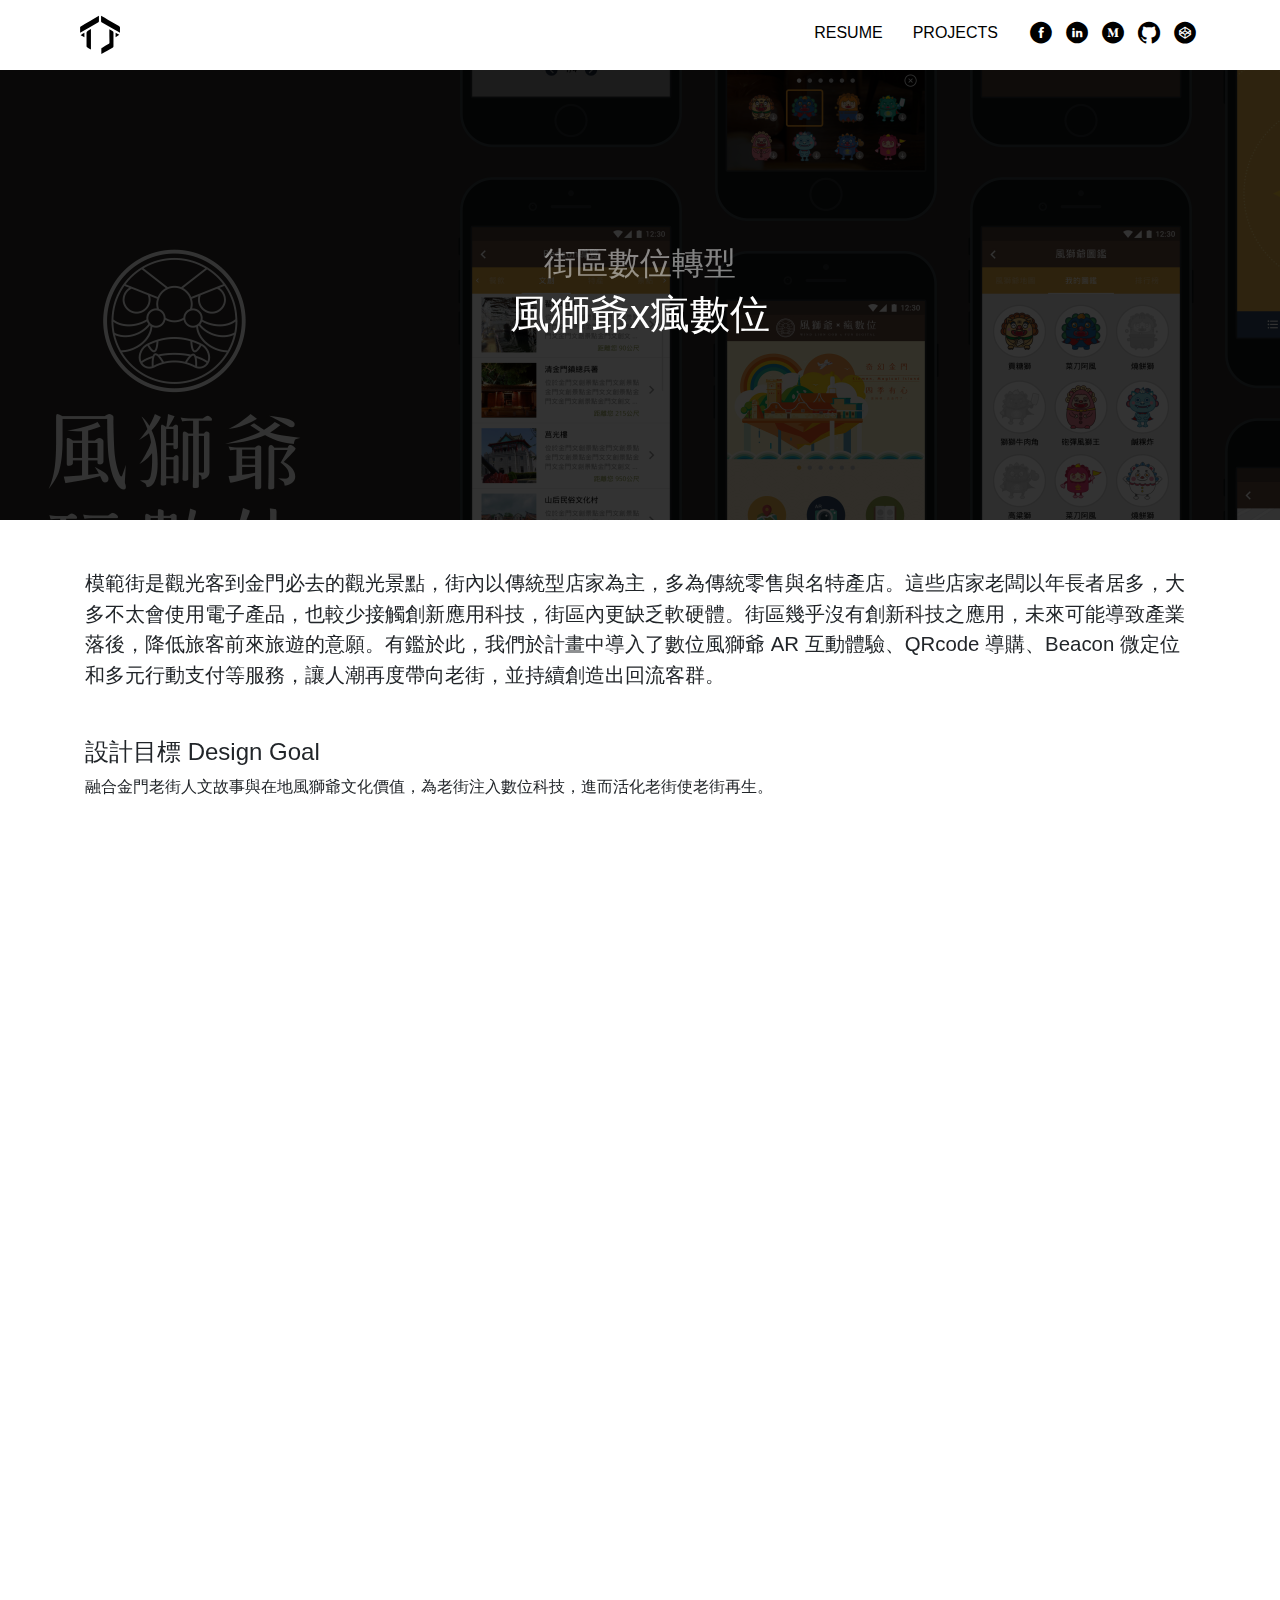
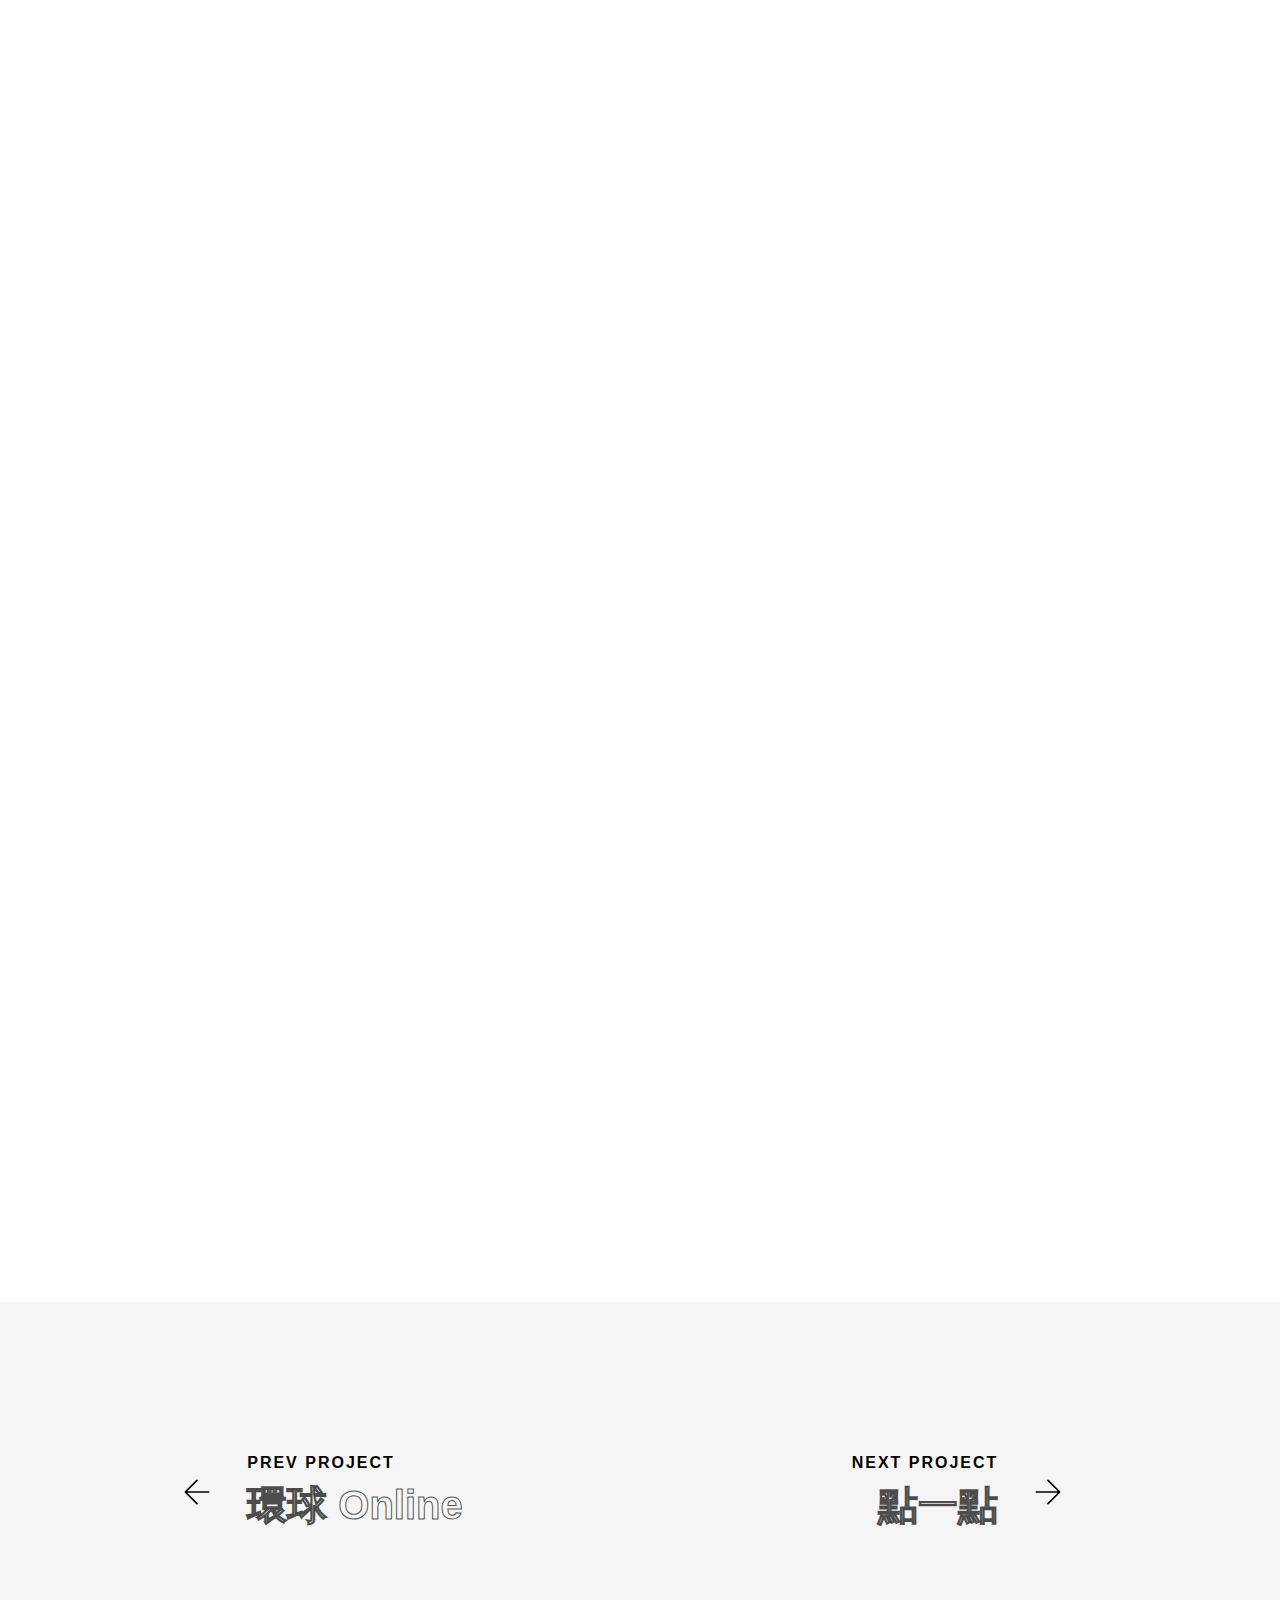
<file: windliongod.html>
<!DOCTYPE html>
<html lang="zh-Hant">
<head>
    <title>風獅爺x瘋數位｜街區數位轉型 — Ting-Juan Huang</title>
    <meta charset="UTF-8">
    <meta http-equiv="X-UA-Compatible" content="IE=edge">
    <meta name="viewport" content="width=device-width, initial-scale=1.0">
    <meta name="language" content="tw">
    <meta name="author" content="Ting-Juan Huang 黃庭娟">
    <meta name="description" content="此計畫融合金門老街人文故事與在地風獅爺文化價值，為老街注入數位科技，進而活化老街使老街再生。">
    <meta name="robots" content="all">
    <meta name="googlebot" content="all">
    <link rel="canonical" href="https://tingjuanhuang.github.io/portfolio/windliongod">
    <link rel="icon" type="image/x-icon" href="./img/favicon.ico">
    <link rel="stylesheet" href="./css/bootstrap.min.css">
    <link rel="stylesheet" href="./css/style.css">
    <link rel="preconnect" href="https://fonts.googleapis.com">
    <link rel="preconnect" href="https://fonts.gstatic.com" crossorigin>
</head>

<body id="project">
    <header>
        <a href="./index.html" class="header-logo">
            <img src="./img/Logo.svg" class="header-logo" alt="logo">
        </a>
        <nav>
            <div class="hamburger">
                <div class="line-one"></div>
                <div class="line-two"></div>
                <div class="line-three"></div>
            </div>
            <ul class="nav-links">
                <li><a href="https://drive.google.com/file/d/1pygnq08Ls2mNy5m-B8-lu7iFJZI2E-ZH/view?usp=sharing" target="_blank">Resume</a></li>
                <li><a href="./index.html" class="active">Projects</a></li>
                <li class="social-media">
                    <a href="https://www.facebook.com/tingjuan56/" title="Facebook" target="_blank"><i class="icons-line icon-facebook"></i></a>
                    <a href="https://www.linkedin.com/in/tingjuanhuang/" title="Linkedin" target="_blank"><i class="icons-line icon-linkedin"></i></a>
                    <a href="https://medium.com/@tingjuanhuang" title="Medium" target="_blank"><i class="icons-line icon-medium"></i></a>
                    <a href="https://github.com/tingjuanhuang" title="GitHub" target="_blank"><i class="icons-line icon-github"></i></a>
                    <a href="https://codepen.io/ting-juan-huang" title="CodePen" target="_blank"><i class="icons-line icon-codepen"></i></a>
                </li>
            </ul>
        </nav>
    </header>
    
    <main>
        <section id="cover" class="cover" style="background-image: url('./img/windliongod/00_thumbnail.jpg')">
            <div class="project-name fadeup animation">
                <h2>街區數位轉型</h2>
                <h1>風獅爺x瘋數位</h1>
            </div>
        </section>
        <section class="container mt-5 project-box">
            <p class="bd-lead mb-5 fadeup animation">模範街是觀光客到金門必去的觀光景點，街內以傳統型店家為主，多為傳統零售與名特產店。這些店家老闆以年長者居多，大多不太會使用電子產品，也較少接觸創新應用科技，街區內更缺乏軟硬體。街區幾乎沒有創新科技之應用，未來可能導致產業落後，降低旅客前來旅遊的意願。有鑑於此，我們於計畫中導入了數位風獅爺 AR 互動體驗、QRcode 導購、Beacon 微定位和多元行動支付等服務，讓人潮再度帶向老街，並持續創造出回流客群。</p>
            <h4 class="project-subtitle fadeup animation">設計目標 Design Goal</h4>
            <p class="fadeup animation">融合金門老街人文故事與在地風獅爺文化價值，為老街注入數位科技，進而活化老街使老街再生。</p>
        </section>
        <section class="container mt-5 pb-3 about-box fadeup animation">
            <div class="row">
                <div class="col-12 col-md-6 col-xl-3">
                    <span>Areas of Work :</span>
                    <p>Branding、Mobile App</p>
                </div>
                <div class="col-12 col-md-6 col-xl-3">
                    <span>Client :</span>
                    <p>經濟部中小企業處</p>
                </div>
                <div class="col-12 col-md-6 col-xl-3">
                    <span>Date :</span>
                    <p>September 7, 2019</p>
                </div>
                <div class="col-12 col-md-6 col-xl-3">
                    <span>Role :</span>
                    <p>Creative Direction、UI Design</p>
                </div>
            </div>
        </section>
        <section class="container mt-5 project-section">
            <h4 class="fadeup animation">標誌設計 Logo Design</h4>
            <div class="row mb-5">
                <div class="col-12 mb-2 fadeup animation">
                    <img src="./img/windliongod/02_logo-1.jpg">
                </div>
                <div class="col-12 fadeup animation">
                    <img src="./img/windliongod/02_logo-2.jpg">
                </div>
            </div>

            <h4 class="fadeup animation">設計系統 Design System</h4>
            <div class="row mb-5">
                <div class="col-12 mb-2 fadeup animation">
                    <img src="./img/windliongod/03_color.jpg">
                </div>
                <div class="col-12 fadeup animation">
                    <img src="./img/windliongod/04_typography.jpg">
                </div>
            </div>

            <h4 class="fadeup animation">行動應用程式 Mobile Apps</h4>
            <div class="row mb-5">
                <div class="col-12 mb-2 fadeup animation">
                    <img src="./img/windliongod/05_mobileapps-1.jpg">
                </div>
                <div class="col-12 mb-2 fadeup animation">
                    <img src="./img/windliongod/05_mobileapps-2.jpg">
                </div>
                <div class="col-12 mb-2 fadeup animation">
                    <img src="./img/windliongod/05_mobileapps-3.jpg">
                </div>
                <div class="col-12 mb-2 fadeup animation">
                    <img src="./img/windliongod/05_mobileapps-4.jpg">
                </div>
                <div class="col-12 mb-2 fadeup animation">
                    <img src="./img/windliongod/05_mobileapps-5.jpg">
                </div>
                <div class="col-12 fadeup animation">
                    <img src="./img/windliongod/05_mobileapps-6.jpg">
                </div>
            </div>

            <h4 class="fadeup animation">應用設計 Application Design</h4>
            <div class="row mb-5">
                <div class="col-12 mb-2 fadeup animation">
                    <img src="./img/windliongod/06_application-1.jpg">
                </div>
                <div class="col-12 mb-2 fadeup animation">
                    <img src="./img/windliongod/06_application-2.jpg">
                </div>
                <div class="col-12 mb-2 fadeup animation">
                    <img src="./img/windliongod/06_application-3.jpg">
                </div>
                <div class="col-12 mb-2 fadeup animation">
                    <img src="./img/windliongod/06_application-4.jpg">
                </div>
                <div class="col-12 mb-2 fadeup animation">
                    <img src="./img/windliongod/06_application-5.jpg">
                </div>
                <div class="col-12 mb-2 fadeup animation">
                    <img src="./img/windliongod/06_application-6.jpg">
                </div>
                <div class="col-12 fadeup animation">
                    <img src="./img/windliongod/06_application-7.jpg">
                </div>
            </div>
        </section>
        <section class="prevnext-box">
            <div class="prevnext-item prev-project">
                <a href="./globalmall.html">
                    <div class="prevnext-bg" style="background-image: url(./img/globalmall/00_thumbnail.jpg);">
                        <div class="prevnext-info">
                            <svg xmlns="http://www.w3.org/2000/svg" width="40" height="40" viewBox="0 0 24 24" fill="none" stroke="#000" stroke-width="1" stroke-linecap="round" stroke-linejoin="round" class="prevnext-icon"><path d="M19 12H6M12 5l-7 7 7 7"/></svg>
                            <div class="prevnext-text">
                                <h6 class="sub-title">Prev Project</h6>
                                <h5>環球 Online</h5>
                            </div>
                        </div>
                    </div>
                </a>
            </div>
            <div class="prevnext-item next-project">
                <a href="./dot.html">
                    <div class="prevnext-bg" style="background-image: url(./img/dot/00_thumbnail.jpg);">
                        <div class="prevnext-info">
                            <div class="prevnext-text">
                                <h6 class="sub-title">Next Project</h6>
                                <h5>點一點</h5>
                            </div>
                            <svg xmlns="http://www.w3.org/2000/svg" width="40" height="40" viewBox="0 0 24 24" fill="none" stroke="#000" stroke-width="1" stroke-linecap="round" stroke-linejoin="round" class="prevnext-icon"><path d="M5 12h13M12 5l7 7-7 7"/></svg>
                        </div>
                    </div>
                </a>
            </div>
        </section>
    </main>
    
    <footer class="fadeup animation">
        <span>Copyright © 2024 Ting Juan Huang</span>
        All Rights Reserved.
    </footer>

    <div class="progress-wrap">
        <svg class="progress-circle svg-content" width="100%" height="100%" viewBox="-1 -1 102 102">
            <path d="M50,1 a49,49 0 0,1 0,98 a49,49 0 0,1 0,-98"/>
        </svg>
    </div>

    <script src="./js/jQuery-v3.6.4.js"></script>
    <script src="./js/all.js"></script>
</body>

</html>
</file>
<file: css/style.css>
@import url("https://fonts.googleapis.com/css2?family=Noto+Sans+TC:wght@100..900&family=Poppins:ital,wght@0,100;0,200;0,300;0,400;0,500;0,600;0,700;0,800;0,900;1,100;1,200;1,300;1,400;1,500;1,600;1,700;1,800;1,900&display=swap");
@font-face {
  font-family: "icon-line";
  src: url("fonts/icon-line.eot?nqs6o1");
  src: url("fonts/icon-line.eot?nqs6o1#iefix") format("embedded-opentype"), url("fonts/icon-line.ttf?nqs6o1") format("truetype"), url("fonts/icon-line.woff?nqs6o1") format("woff"), url("fonts/icon-line.svg?nqs6o1#icon-line") format("svg");
  font-weight: normal;
  font-style: normal;
  font-display: block;
}
i {
  font-family: "icon-line" !important;
  speak: never;
  font-style: normal;
  font-weight: normal;
  font-variant: normal;
  text-transform: none;
  line-height: 1;
  -webkit-font-smoothing: antialiased;
  -moz-osx-font-smoothing: grayscale;
}

.icon-github:before {
  content: "\e906";
}

.icon-codepen:before {
  content: "\e905";
}

.icon-medium:before {
  content: "\e904";
}

.icon-instagram:before {
  content: "\e900";
}

.icon-line:before {
  content: "\e901";
}

.icon-linkedin:before {
  content: "\e902";
}

.icon-facebook:before {
  content: "\e903";
}

:root {
  --primary: #fdf322;
  --secondary: black;
}

::-webkit-scrollbar {
  display: none;
}

body {
  overflow-x: hidden;
  margin: 0;
  -ms-overflow-style: none;
  scrollbar-width: none;
}

body.dark-bg {
  background-color: #0f0f0f;
}

body.disscroll {
  overflow: hidden;
  -ms-touch-action: none;
  touch-action: none;
  max-height: 100%;
}

main {
  padding-top: 70px;
}

a {
  color: var(--secondary);
  text-decoration: none;
}

a:hover {
  text-decoration: none;
}

body.dark-mode a {
  color: #fff;
}

img {
  max-width: 100%;
  height: auto;
}

.bd-lead {
  font-size: 1rem;
}

@media screen and (min-width: 568px) {
  .bd-lead {
    font-size: -webkit-calc(1rem + 0.3vw);
    font-size: -moz-calc(1rem + 0.3vw);
    font-size: calc(1rem + 0.3vw);
  }
}
@media (min-width: 1200px) {
  .bd-lead {
    font-size: 1.275rem;
  }
}
.btn-primary {
  display: inline-block;
  background-color: var(--secondary);
  border-color: var(--secondary);
  padding: 12px 24px;
  -webkit-user-select: none;
     -moz-user-select: none;
      -ms-user-select: none;
          user-select: none;
  -webkit-transition: ease-out 0.3s;
  -moz-transition: ease-out 0.3s;
  transition: ease-out 0.3s;
}

.btn-primary:hover,
.btn-primary.focus {
  color: var(--secondary);
  background-color: #fff;
  border-color: var(--secondary);
  -webkit-box-shadow: inset 0 0 0 1px var(--secondary);
          box-shadow: inset 0 0 0 1px var(--secondary);
}

/* Back To Top Btn ---- Start */
@-webkit-keyframes border-transform {
  0%, 100% {
    border-radius: 63% 37% 54% 46%/55% 48% 52% 45%;
  }
  14% {
    border-radius: 40% 60% 54% 46%/49% 60% 40% 51%;
  }
  28% {
    border-radius: 54% 46% 38% 62%/49% 70% 30% 51%;
  }
  42% {
    border-radius: 61% 39% 55% 45%/61% 38% 62% 39%;
  }
  56% {
    border-radius: 61% 39% 67% 33%/70% 50% 50% 30%;
  }
  70% {
    border-radius: 50% 50% 34% 66%/56% 68% 32% 44%;
  }
  84% {
    border-radius: 46% 54% 50% 50%/35% 61% 39% 65%;
  }
}
@-moz-keyframes border-transform {
  0%, 100% {
    border-radius: 63% 37% 54% 46%/55% 48% 52% 45%;
  }
  14% {
    border-radius: 40% 60% 54% 46%/49% 60% 40% 51%;
  }
  28% {
    border-radius: 54% 46% 38% 62%/49% 70% 30% 51%;
  }
  42% {
    border-radius: 61% 39% 55% 45%/61% 38% 62% 39%;
  }
  56% {
    border-radius: 61% 39% 67% 33%/70% 50% 50% 30%;
  }
  70% {
    border-radius: 50% 50% 34% 66%/56% 68% 32% 44%;
  }
  84% {
    border-radius: 46% 54% 50% 50%/35% 61% 39% 65%;
  }
}
@keyframes border-transform {
  0%, 100% {
    border-radius: 63% 37% 54% 46%/55% 48% 52% 45%;
  }
  14% {
    border-radius: 40% 60% 54% 46%/49% 60% 40% 51%;
  }
  28% {
    border-radius: 54% 46% 38% 62%/49% 70% 30% 51%;
  }
  42% {
    border-radius: 61% 39% 55% 45%/61% 38% 62% 39%;
  }
  56% {
    border-radius: 61% 39% 67% 33%/70% 50% 50% 30%;
  }
  70% {
    border-radius: 50% 50% 34% 66%/56% 68% 32% 44%;
  }
  84% {
    border-radius: 46% 54% 50% 50%/35% 61% 39% 65%;
  }
}
.progress-wrap {
  position: fixed;
  right: 15px;
  bottom: 15px;
  height: 46px;
  width: 46px;
  cursor: pointer;
  display: block;
  border-radius: 50px;
  z-index: 10000;
  opacity: 0;
  visibility: hidden;
  -webkit-transform: translateY(15px);
     -moz-transform: translateY(15px);
      -ms-transform: translateY(15px);
          transform: translateY(15px);
  -webkit-transition: all 200ms linear;
  -moz-transition: all 200ms linear;
  transition: all 200ms linear;
  -webkit-box-shadow: inset 0 0 0 2px rgba(0, 0, 0, 0.1);
          box-shadow: inset 0 0 0 2px rgba(0, 0, 0, 0.1);
}

.progress-wrap.active-progress {
  opacity: 1;
  visibility: visible;
  -webkit-transform: translateY(0);
     -moz-transform: translateY(0);
      -ms-transform: translateY(0);
          transform: translateY(0);
}

.progress-wrap::after {
  position: absolute;
  content: "";
  background-image: url("../img/icon/b-arrow-up.svg");
  background-repeat: no-repeat;
  background-position: center;
  -webkit-background-size: 24px 24px;
          background-size: 24px;
  text-align: center;
  line-height: 46px;
  font-size: 24px;
  color: var(--secondary);
  left: 0;
  top: 0;
  height: 46px;
  width: 46px;
  cursor: pointer;
  display: block;
  z-index: 1;
  -webkit-transition: all 200ms linear;
  -moz-transition: all 200ms linear;
  transition: all 200ms linear;
}

.progress-wrap path {
  fill: none;
  stroke: #ff0000;
}

.progress-wrap .progress-circle path {
  stroke: var(--secondary);
  stroke-width: 4;
  -webkit-box-sizing: border-box;
     -moz-box-sizing: border-box;
          box-sizing: border-box;
  -webkit-transition: all 200ms linear;
  -moz-transition: all 200ms linear;
  transition: all 200ms linear;
}

body.dark-bg .progress-wrap {
  -webkit-box-shadow: inset 0 0 0 2px rgba(255, 255, 255, 0.1);
          box-shadow: inset 0 0 0 2px rgba(255, 255, 255, 0.1);
}

body.dark-bg .progress-wrap::after {
  color: #fff;
}

body.dark-bg .progress-wrap::after {
  background-image: url(../img/icon/w-arrow-up.svg);
}

body.dark-bg .progress-wrap .progress-circle path {
  stroke: #fff;
}

@media screen and (min-width: 1200px) {
  .progress-wrap {
    right: 50px;
    bottom: 50px;
  }
}
/* Back To Top Btn ---- End */
/* Header ---- Start */
header {
  -webkit-box-sizing: border-box;
     -moz-box-sizing: border-box;
          box-sizing: border-box;
  display: -webkit-box;
  display: -webkit-flex;
  display: -moz-box;
  display: -ms-flexbox;
  display: flex;
  -webkit-box-pack: justify;
  -webkit-justify-content: space-between;
     -moz-box-pack: justify;
      -ms-flex-pack: justify;
          justify-content: space-between;
  -webkit-box-align: center;
  -webkit-align-items: center;
     -moz-box-align: center;
      -ms-flex-align: center;
          align-items: center;
  position: fixed;
  top: 0;
  left: 0;
  width: 100vw;
  height: 70px;
  z-index: 10001;
  font-size: 1rem;
  line-height: 2rem;
  padding: 0 20px;
  background-color: #fff;
}

.header-logo {
  width: 40px;
  height: 40px;
}

.hamburger {
  display: block;
  position: absolute;
  cursor: pointer;
  right: 20px;
  top: 16px;
  z-index: 2;
  -webkit-transition: all 0.7s ease;
  -moz-transition: all 0.7s ease;
  transition: all 0.7s ease;
}

.hamburger div {
  width: 30px;
  height: 2px;
  background: var(--secondary);
  margin: 6px 0;
  -webkit-transition: ease-out 0.3s;
  -moz-transition: ease-out 0.3s;
  transition: ease-out 0.3s;
}

.hamburger.menu-toggle div {
  background: #fff;
}

body.dark-mode .hamburger div {
  background: #fff;
}

.hamburger.menu-toggle .line-one {
  -webkit-transform: rotate(-45deg) translate(-5px, 6px);
     -moz-transform: rotate(-45deg) translate(-5px, 6px);
      -ms-transform: rotate(-45deg) translate(-5px, 6px);
          transform: rotate(-45deg) translate(-5px, 6px);
}

.hamburger.menu-toggle .line-two {
  -webkit-transition: all 0.7s ease;
  -moz-transition: all 0.7s ease;
  transition: all 0.7s ease;
  width: 0;
}

.hamburger.menu-toggle .line-three {
  -webkit-transform: rotate(45deg) translate(-5px, -6px);
     -moz-transform: rotate(45deg) translate(-5px, -6px);
      -ms-transform: rotate(45deg) translate(-5px, -6px);
          transform: rotate(45deg) translate(-5px, -6px);
}

.nav-links .social-media {
  display: -webkit-box;
  display: -webkit-flex;
  display: -moz-box;
  display: -ms-flexbox;
  display: flex;
  gap: 20px;
}

.nav-links .social-media > a > i {
  color: #fff;
  font-size: 36px;
  vertical-align: middle;
  line-height: 1.8rem;
}

.nav-links {
  position: fixed;
  background: var(--secondary);
  height: -webkit-calc(100vh + 4px);
  height: -moz-calc(100vh + 4px);
  height: calc(100vh + 4px);
  width: -webkit-calc(100vw + 4px);
  width: -moz-calc(100vw + 4px);
  width: calc(100vw + 4px);
  margin-bottom: 0;
  -webkit-box-orient: vertical;
  -webkit-box-direction: normal;
  -webkit-flex-direction: column;
     -moz-box-orient: vertical;
     -moz-box-direction: normal;
      -ms-flex-direction: column;
          flex-direction: column;
  -webkit-clip-path: circle(50px at 90% -20%);
          clip-path: circle(50px at 90% -20%);
  -webkit-transition: all 1s ease-out;
  -moz-transition: all 1s ease-out;
  transition: all 1s ease-out;
  pointer-events: none;
  font-size: 3rem;
  line-height: 3.5rem;
  -webkit-box-pack: center;
  -webkit-justify-content: center;
     -moz-box-pack: center;
      -ms-flex-pack: center;
          justify-content: center;
  display: -webkit-box;
  display: -webkit-flex;
  display: -moz-box;
  display: -ms-flexbox;
  display: flex;
  list-style: none;
  -webkit-box-align: center;
  -webkit-align-items: center;
     -moz-box-align: center;
      -ms-flex-align: center;
          align-items: center;
  text-transform: uppercase;
  left: -2px;
  top: -2px;
  gap: 30px;
  padding: 0;
  margin: 0;
}

.nav-links.open {
  -webkit-clip-path: circle(1200px at 90% -10%);
          clip-path: circle(1200px at 90% -10%);
  pointer-events: all;
}

.nav-links li {
  opacity: 0;
}

.nav-links li:nth-child(1) {
  -webkit-transition: all 0.5s ease 0.2s;
  -moz-transition: all 0.5s ease 0.2s;
  transition: all 0.5s ease 0.2s;
}

.nav-links li:nth-child(2) {
  -webkit-transition: all 0.5s ease 0.4s;
  -moz-transition: all 0.5s ease 0.4s;
  transition: all 0.5s ease 0.4s;
}

.nav-links li:nth-child(3) {
  -webkit-transition: all 0.5s ease 0.6s;
  -moz-transition: all 0.5s ease 0.6s;
  transition: all 0.5s ease 0.6s;
}

.nav-links li:nth-child(4) {
  -webkit-transition: all 0.5s ease 0.7s;
  -moz-transition: all 0.5s ease 0.7s;
  transition: all 0.5s ease 0.7s;
}

.nav-links li:nth-child(5) {
  -webkit-transition: all 0.5s ease 0.8s;
  -moz-transition: all 0.5s ease 0.8s;
  transition: all 0.5s ease 0.8s;
}

.nav-links li:nth-child(6) {
  -webkit-transition: all 0.5s ease 0.9s;
  -moz-transition: all 0.5s ease 0.9s;
  transition: all 0.5s ease 0.9s;
  margin: 0;
}

.nav-links li:nth-child(7) {
  -webkit-transition: all 0.5s ease 1s;
  -moz-transition: all 0.5s ease 1s;
  transition: all 0.5s ease 1s;
  margin: 0;
}

.nav-links li.fade {
  opacity: 1;
}

.nav-links li a {
  display: inline-block;
  position: relative;
  color: #fff;
  text-decoration: none;
}

@media screen and (min-width: 1200px) {
  header {
    padding: 0 80px;
  }
  .hamburger {
    display: none;
  }
  .nav-links {
    position: relative;
    width: initial;
    height: initial;
    -webkit-box-orient: horizontal;
    -webkit-box-direction: normal;
    -webkit-flex-direction: row;
       -moz-box-orient: horizontal;
       -moz-box-direction: normal;
        -ms-flex-direction: row;
            flex-direction: row;
    background: transparent;
    -webkit-clip-path: initial;
            clip-path: initial;
    font-size: 1rem;
    line-height: 1.8rem;
    pointer-events: initial;
    -webkit-transition: initial;
    -moz-transition: initial;
    transition: initial;
  }
  .nav-links li {
    position: relative;
    opacity: 1;
    -webkit-transition: initial;
    -moz-transition: initial;
    transition: initial;
  }
  .nav-links li.fade {
    -webkit-transition: initial;
    -moz-transition: initial;
    transition: initial;
  }
  .nav-links li a {
    color: var(--secondary);
  }
  .nav-links li:not(:last-of-type) a::after {
    content: "";
    position: absolute;
    width: 100%;
    height: 1px;
    left: 0;
    bottom: 0.1em;
    -webkit-transform: scalex(0);
       -moz-transform: scalex(0);
        -ms-transform: scalex(0);
            transform: scalex(0);
    -webkit-transform-origin: right;
       -moz-transform-origin: right;
        -ms-transform-origin: right;
            transform-origin: right;
    background-color: var(--secondary);
    -webkit-transition: -webkit-transform 0.6s cubic-bezier(0.19, 1, 0.22, 1);
    transition: -webkit-transform 0.6s cubic-bezier(0.19, 1, 0.22, 1);
    -moz-transition: transform 0.6s cubic-bezier(0.19, 1, 0.22, 1), -moz-transform 0.6s cubic-bezier(0.19, 1, 0.22, 1);
    transition: transform 0.6s cubic-bezier(0.19, 1, 0.22, 1);
    transition: transform 0.6s cubic-bezier(0.19, 1, 0.22, 1), -webkit-transform 0.6s cubic-bezier(0.19, 1, 0.22, 1), -moz-transform 0.6s cubic-bezier(0.19, 1, 0.22, 1);
  }
  .nav-links li a:hover::after {
    -webkit-transform: scalex(1);
       -moz-transform: scalex(1);
        -ms-transform: scalex(1);
            transform: scalex(1);
    -webkit-transform-origin: left;
       -moz-transform-origin: left;
        -ms-transform-origin: left;
            transform-origin: left;
  }
  .nav-links .social-media {
    gap: 10px;
  }
  .nav-links .social-media > a > i {
    font-size: 26px;
    color: var(--secondary);
  }
}
/* Header ---- End */
/* Main ---- Start */
/* Main ---- End */
/* Portfolio List ---- Start */
.filter-box {
  display: -webkit-box;
  display: -webkit-flex;
  display: -moz-box;
  display: -ms-flexbox;
  display: flex;
  -webkit-flex-wrap: wrap;
      -ms-flex-wrap: wrap;
          flex-wrap: wrap;
  gap: 10px;
  position: relative;
}

.filter-tag {
  padding: 8px 15px;
  border: 1px solid rgba(0, 0, 0, 0.1);
  border-radius: 30px;
  font-weight: 500;
  text-decoration: none;
  text-transform: uppercase;
  font-size: 14px;
  -webkit-transition: ease-out 0.3s;
  -moz-transition: ease-out 0.3s;
  transition: ease-out 0.3s;
}

.filter-tag.active {
  background-color: var(--primary);
}

.filter-tag:hover {
  cursor: pointer;
  background: var(--secondary);
  color: #fff;
}

body.dark-mode .filter-tag {
  border-color: rgba(255, 255, 255, 0.1);
  color: #fff;
}

body.dark-mode .filter-tag.active {
  color: var(--secondary);
}

body.dark-mode .filter-tag:hover {
  background: rgba(255, 255, 255, 0.1);
}

#portfolio {
  width: 100%;
  padding: 30px 0px;
  display: -webkit-box;
  display: -webkit-flex;
  display: -moz-box;
  display: -ms-flexbox;
  display: flex;
  -webkit-flex-wrap: wrap;
      -ms-flex-wrap: wrap;
          flex-wrap: wrap;
  gap: 35px 25px;
}

.project-item {
  -webkit-box-flex: 0;
  -webkit-flex: 0 -webkit-calc(50% - 17px);
     -moz-box-flex: 0;
      -ms-flex: 0 calc(50% - 17px);
          flex: 0 calc(50% - 17px);
  position: relative;
  -webkit-box-orient: vertical;
  -webkit-box-direction: normal;
  -webkit-flex-direction: column;
     -moz-box-orient: vertical;
     -moz-box-direction: normal;
      -ms-flex-direction: column;
          flex-direction: column;
  -webkit-box-pack: justify;
  -webkit-justify-content: space-between;
     -moz-box-pack: justify;
      -ms-flex-pack: justify;
          justify-content: space-between;
  -webkit-box-align: end;
  -webkit-align-items: end;
     -moz-box-align: end;
      -ms-flex-align: end;
          align-items: end;
  -webkit-box-sizing: border-box;
     -moz-box-sizing: border-box;
          box-sizing: border-box;
  overflow: hidden;
  -webkit-transition: ease-out 0.3s;
  -moz-transition: ease-out 0.3s;
  transition: ease-out 0.3s;
}

.project-item:hover {
  -webkit-transform: translateY(-10px);
     -moz-transform: translateY(-10px);
      -ms-transform: translateY(-10px);
          transform: translateY(-10px);
}

.project-img {
  width: 100%;
  height: auto;
  vertical-align: top;
}

.project-info {
  padding-top: 15px;
  display: -webkit-box;
  display: -webkit-flex;
  display: -moz-box;
  display: -ms-flexbox;
  display: flex;
  -webkit-box-align: end;
  -webkit-align-items: flex-end;
     -moz-box-align: end;
      -ms-flex-align: end;
          align-items: flex-end;
  -webkit-box-pack: justify;
  -webkit-justify-content: space-between;
     -moz-box-pack: justify;
      -ms-flex-pack: justify;
          justify-content: space-between;
}

.project-category {
  text-transform: uppercase;
  font-size: 12px;
  line-height: 1.5em;
  letter-spacing: 1.5px;
  color: rgba(0, 0, 0, 0.4);
}

body.dark-mode .project-category {
  color: rgba(255, 255, 255, 0.3);
}

.project-text h2 {
  font-size: 20px;
  font-weight: 500;
  line-height: 1.3em;
  color: var(--secondary);
}

body.dark-mode .project-text h2 {
  color: #fff;
}

.project-text .read-more {
  color: var(--secondary);
}

@media screen and (max-width: 768px) {
  /* #portfolio{ padding: 0 10px;} */
  .project-item {
    -webkit-box-flex: 100%;
    -webkit-flex: 100%;
       -moz-box-flex: 100%;
        -ms-flex: 100%;
            flex: 100%;
  }
}
/* Portfolio List ---- End */
/* Portfolio Single ---- Start */
.prevnext-box {
  display: -webkit-box;
  display: -webkit-flex;
  display: -moz-box;
  display: -ms-flexbox;
  display: flex;
  width: 100%;
  position: relative;
  padding-top: 50px;
}

/* all */
.allprojects {
  position: absolute;
  top: 0;
  left: 50%;
  -webkit-transform: translateX(-50%);
     -moz-transform: translateX(-50%);
      -ms-transform: translateX(-50%);
          transform: translateX(-50%);
  display: block;
  z-index: 1;
  text-align: center;
  background-color: #ddd;
  padding: 15px 20px;
}

/* default */
.prevnext-item {
  -webkit-box-flex: 0;
  -webkit-flex: 0 50%;
     -moz-box-flex: 0;
      -ms-flex: 0 50%;
          flex: 0 50%;
}

.prevnext-item.prev-project {
  text-align: left;
}

.prevnext-item.next-project {
  text-align: right;
}

.prevnext-item a {
  display: block;
}

.prevnext-item .prevnext-bg {
  padding: 150px 80px;
  position: relative;
  -webkit-background-size: cover;
          background-size: cover;
  background-repeat: no-repeat;
  background-position: center;
}

.prevnext-item .prevnext-bg:after {
  content: "";
  position: absolute;
  top: -1px;
  left: -1px;
  right: -1px;
  bottom: -1px;
  background: #f5f5f5;
  -webkit-transition: all 0.4s;
  -moz-transition: all 0.4s;
  transition: all 0.4s;
}

.prevnext-item .prevnext-icon {
  z-index: 3;
}

.prevnext-text {
  z-index: 3;
  position: relative;
}

.prevnext-info {
  display: -webkit-box;
  display: -webkit-flex;
  display: -moz-box;
  display: -ms-flexbox;
  display: flex;
  -webkit-box-align: center;
  -webkit-align-items: center;
     -moz-box-align: center;
      -ms-flex-align: center;
          align-items: center;
  -webkit-box-pack: center;
  -webkit-justify-content: center;
     -moz-box-pack: center;
      -ms-flex-pack: center;
          justify-content: center;
  gap: 30px;
}

.prevnext-item .sub-title {
  font-size: 16px;
  font-weight: 600;
  text-transform: uppercase;
  line-height: 1.3em;
  letter-spacing: 2px;
  margin: 0px 0px 5px 0px;
  color: var(--secondary);
  max-width: 100%;
}

.prevnext-item h5 {
  margin: 0;
  font-size: 40px;
  font-weight: 600;
  line-height: 1.3em;
  -webkit-text-stroke: 1px rgba(0, 0, 0, 0.7);
  color: transparent;
}

/* hover */
.prevnext-item .prevnext-bg:hover:after {
  background: var(--secondary);
  opacity: 0.7;
}

.prevnext-item .prevnext-bg:hover .prevnext-icon {
  stroke: #fff;
}

.prevnext-item .prevnext-bg:hover .sub-title {
  color: rgba(255, 255, 255, 0.8);
}

.prevnext-item .prevnext-bg:hover h5 {
  -webkit-text-stroke: 1px rgba(255, 255, 255, 0.7);
  color: #fff;
}

@media screen and (max-width: 1200px) {
  .prevnext-box {
    -webkit-flex-wrap: wrap;
        -ms-flex-wrap: wrap;
            flex-wrap: wrap;
  }
  .prevnext-info {
    gap: 15px;
  }
  .prevnext-item {
    -webkit-box-flex: 100%;
    -webkit-flex: 100%;
       -moz-box-flex: 100%;
        -ms-flex: 100%;
            flex: 100%;
  }
  .prevnext-item .prevnext-bg {
    padding: 80px 50px;
  }
  .prevnext-item .prevnext-bg:after {
    background: var(--secondary);
    opacity: 0.7;
  }
  .prevnext-item .prevnext-bg .prevnext-icon {
    stroke: #fff;
  }
  .prevnext-item .prevnext-bg .sub-title {
    color: rgba(255, 255, 255, 0.8);
    font-size: 12px;
  }
  .prevnext-item .prevnext-bg h5 {
    -webkit-text-stroke: 1px rgba(255, 255, 255, 0.7);
    color: #fff;
    font-size: 28px;
  }
}
@media screen and (max-width: 768px) {
  .prevnext-item .prevnext-bg {
    padding: 60px 20px;
  }
  .prevnext-item .prevnext-bg h5 {
    font-size: 20px;
  }
  .prevnext-item .prevnext-bg .prevnext-icon {
    width: 30px;
    height: 30px;
  }
}
@media screen and (max-width: 420px) {
  .prevnext-item .prevnext-bg h5 {
    font-size: 16px;
  }
  .prevnext-item .prevnext-bg .prevnext-icon {
    width: 20px;
    height: 20px;
  }
}
/* content */
#project .cover {
  position: relative;
  display: -webkit-box;
  display: -webkit-flex;
  display: -moz-box;
  display: -ms-flexbox;
  display: flex;
  -webkit-box-align: center;
  -webkit-align-items: center;
     -moz-box-align: center;
      -ms-flex-align: center;
          align-items: center;
  -webkit-box-pack: center;
  -webkit-justify-content: center;
     -moz-box-pack: center;
      -ms-flex-pack: center;
          justify-content: center;
  min-height: 50vh;
  background-attachment: fixed;
  background-position: center;
  background-repeat: no-repeat;
  -webkit-background-size: cover;
          background-size: cover;
}

#project .cover::before {
  content: "";
  position: absolute;
  top: 0;
  left: 0;
  width: 100%;
  height: 100%;
  background-color: rgba(0, 0, 0, 0.8);
}

#project .project-name {
  position: relative;
  z-index: 1;
  text-align: center;
}

#project .project-name h1 {
  color: #fff;
}

#project .project-name h2 {
  color: rgba(255, 255, 255, 0.5);
}

#project .project-section h3 {
  padding-left: 20px;
  position: relative;
}

#project .project-section h3::after {
  content: "";
  background-color: var(--secondary);
  width: 6px;
  height: 100%;
  display: inline-block;
  position: absolute;
  top: 50%;
  left: 0;
  -webkit-transform: translateY(-50%);
     -moz-transform: translateY(-50%);
      -ms-transform: translateY(-50%);
          transform: translateY(-50%);
}

#project .about-box {
  border-bottom: 1px solid rgba(0, 0, 0, 0.05);
  font-size: 1.2rem;
  line-height: 1.6rem;
}

#project .about-box span {
  font-size: 0.8rem;
  line-height: 1rem;
  color: rgba(0, 0, 0, 0.4);
}

#project .about-box p {
  font-size: 1rem;
  line-height: 1.4rem;
}

@media screen and (min-width: 992px) {
  #project .project-url-btn {
    margin-top: 0;
    text-align: right;
  }
}
/* Portfolio Single ---- End */
@media screen and (min-width: 1200px) {
  .menu {
    -webkit-box-pack: justify;
    -webkit-justify-content: space-between;
       -moz-box-pack: justify;
        -ms-flex-pack: justify;
            justify-content: space-between;
    -webkit-box-align: center;
    -webkit-align-items: center;
       -moz-box-align: center;
        -ms-flex-align: center;
            align-items: center;
    width: -webkit-calc(100% - 120px);
    width: -moz-calc(100% - 120px);
    width: calc(100% - 120px);
    height: 100%;
    -webkit-user-select: none;
       -moz-user-select: none;
        -ms-user-select: none;
            user-select: none;
  }
  .menu ul {
    display: -webkit-box;
    display: -webkit-flex;
    display: -moz-box;
    display: -ms-flexbox;
    display: flex;
    -webkit-box-align: center;
    -webkit-align-items: center;
       -moz-box-align: center;
        -ms-flex-align: center;
            align-items: center;
    list-style: none;
    -webkit-column-gap: 25px;
       -moz-column-gap: 25px;
            column-gap: 25px;
  }
  .menu ul > li {
    display: -webkit-box;
    display: -webkit-flex;
    display: -moz-box;
    display: -ms-flexbox;
    display: flex;
    -webkit-box-align: center;
    -webkit-align-items: center;
       -moz-box-align: center;
        -ms-flex-align: center;
            align-items: center;
  }
  .tag-box-out {
    background-color: rgba(0, 0, 0, 0.04);
  }
  .tag-box {
    display: -webkit-box;
    display: -webkit-flex;
    display: -moz-box;
    display: -ms-flexbox;
    display: flex;
    padding: 20px 0;
    margin-top: 100px;
    -webkit-animation: slide-har 50s linear infinite;
       -moz-animation: slide-har 50s linear infinite;
            animation: slide-har 50s linear infinite;
  }
  .tag-box h4 {
    white-space: nowrap;
    font-size: 5vw;
    font-weight: 600;
    line-height: 1.3em;
  }
  .tag-box h4 span {
    color: #ddd;
  }
  .tag-box .item:nth-of-type(even) h4 span {
    color: transparent;
    -webkit-text-stroke: 1px #ddd;
  }
  .tag-box .image {
    width: 50px;
  }
  @-webkit-keyframes slide-har {
    0% {
      -webkit-transform: translateX(0%);
              transform: translateX(0%);
    }
    100% {
      -webkit-transform: translateX(-100%);
              transform: translateX(-100%);
    }
  }
}
footer {
  text-align: center;
  font-size: 0.8rem;
  padding: 10px 0;
  color: rgba(0, 0, 0, 0.5);
}

body.dark-mode footer {
  color: rgba(255, 255, 255, 0.2);
}

.fadedown,
.fadeup {
  will-change: transform;
  opacity: 0;
  -webkit-transition: 0.8s all cubic-bezier(0.19, 1, 0.22, 1);
  -moz-transition: 0.8s all cubic-bezier(0.19, 1, 0.22, 1);
  transition: 0.8s all cubic-bezier(0.19, 1, 0.22, 1);
  -webkit-transform: translateY(50px);
     -moz-transform: translateY(50px);
      -ms-transform: translateY(50px);
          transform: translateY(50px);
}

.fadeup {
  -webkit-transform: translateY(50px);
     -moz-transform: translateY(50px);
      -ms-transform: translateY(50px);
          transform: translateY(50px);
}

.fadedown {
  -webkit-transform: translateY(-50px);
     -moz-transform: translateY(-50px);
      -ms-transform: translateY(-50px);
          transform: translateY(-50px);
}

.fadedown.animate,
.fadeup.animate {
  opacity: 1;
  -webkit-transform: translateY(0);
     -moz-transform: translateY(0);
      -ms-transform: translateY(0);
          transform: translateY(0);
}
</file>
